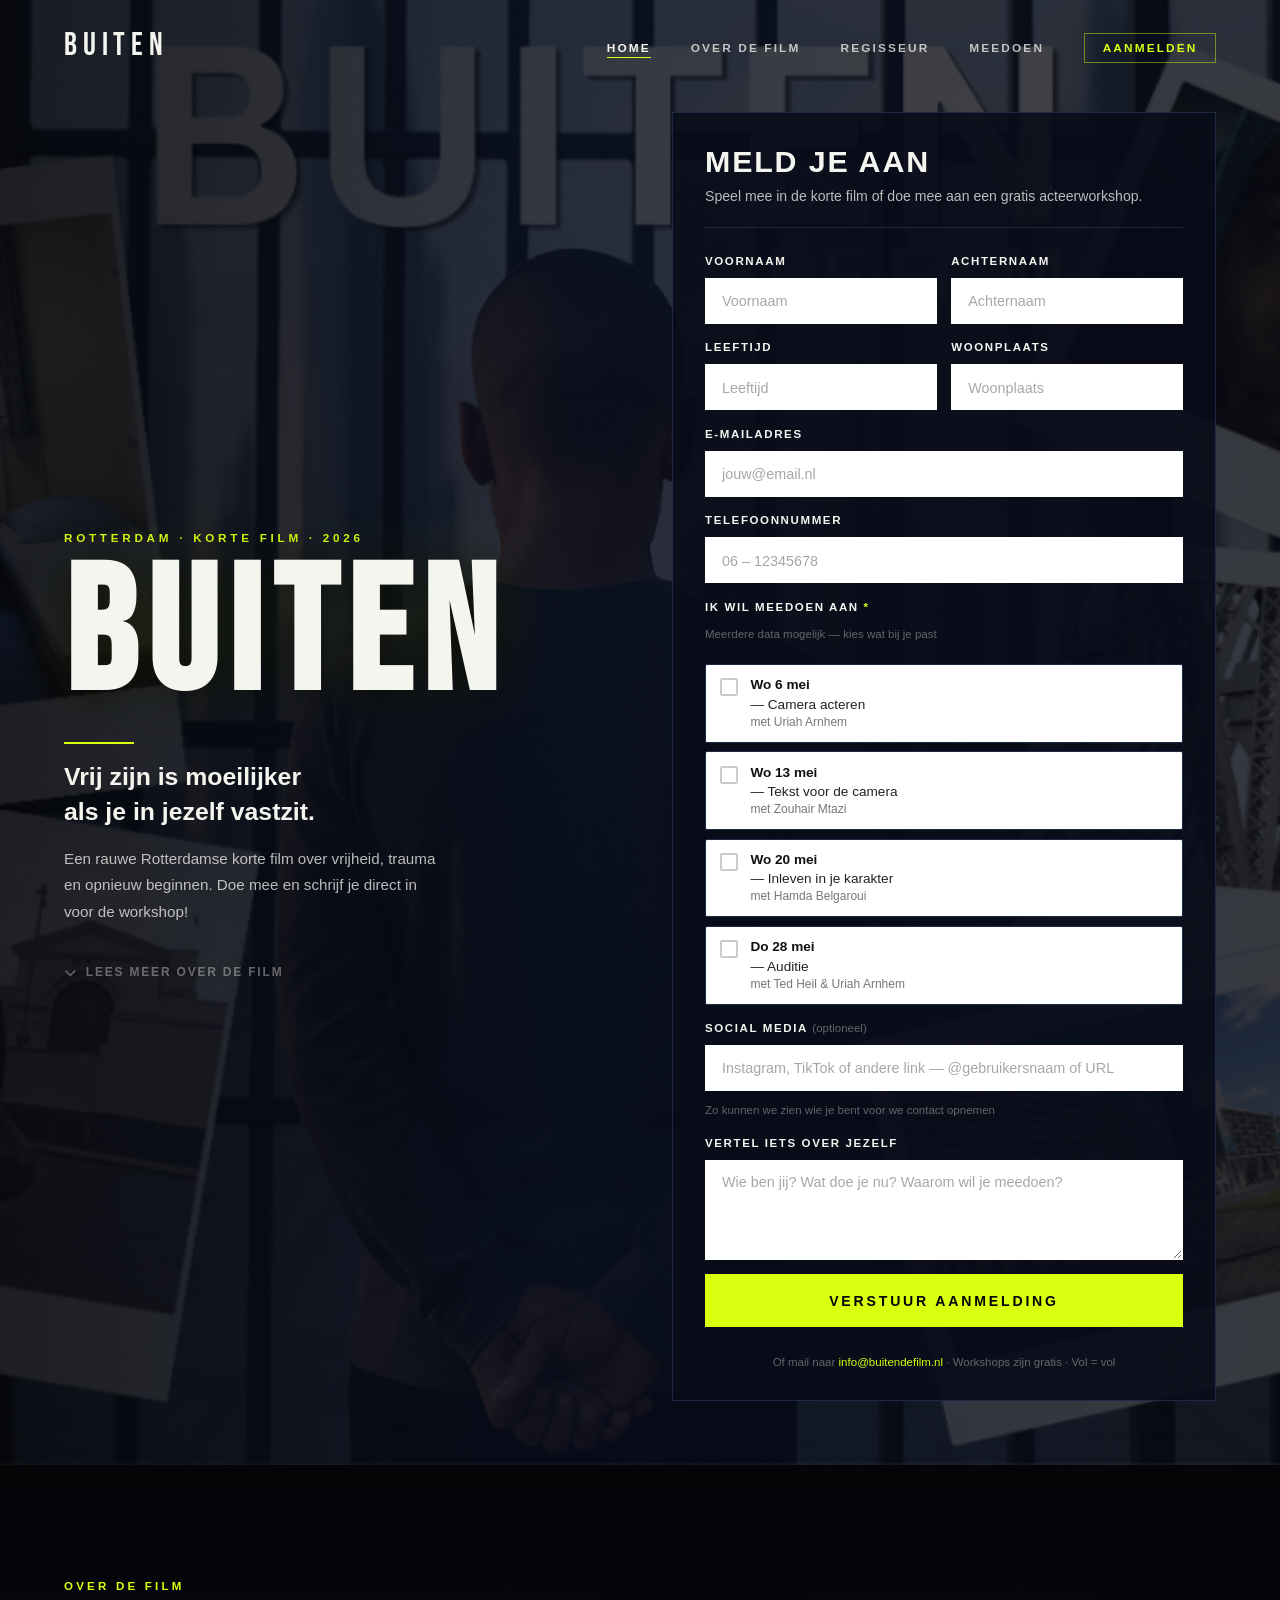
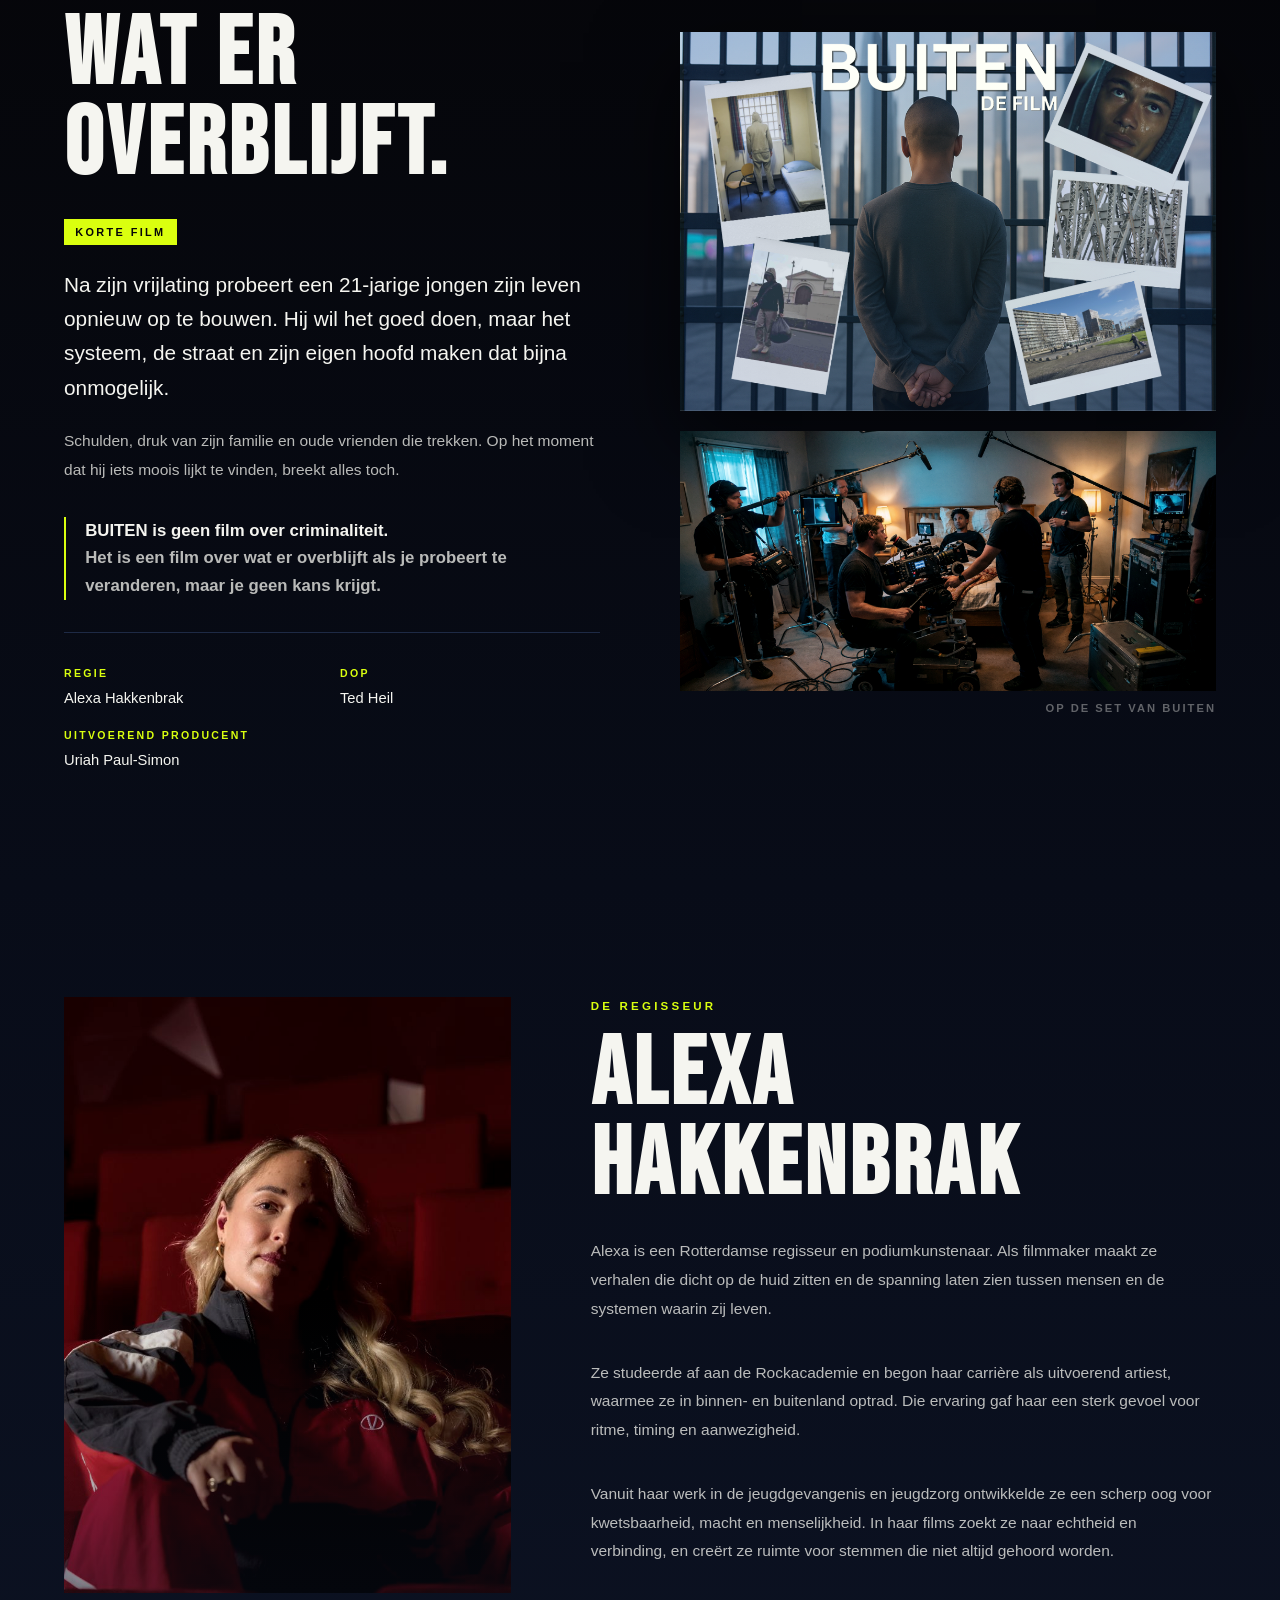
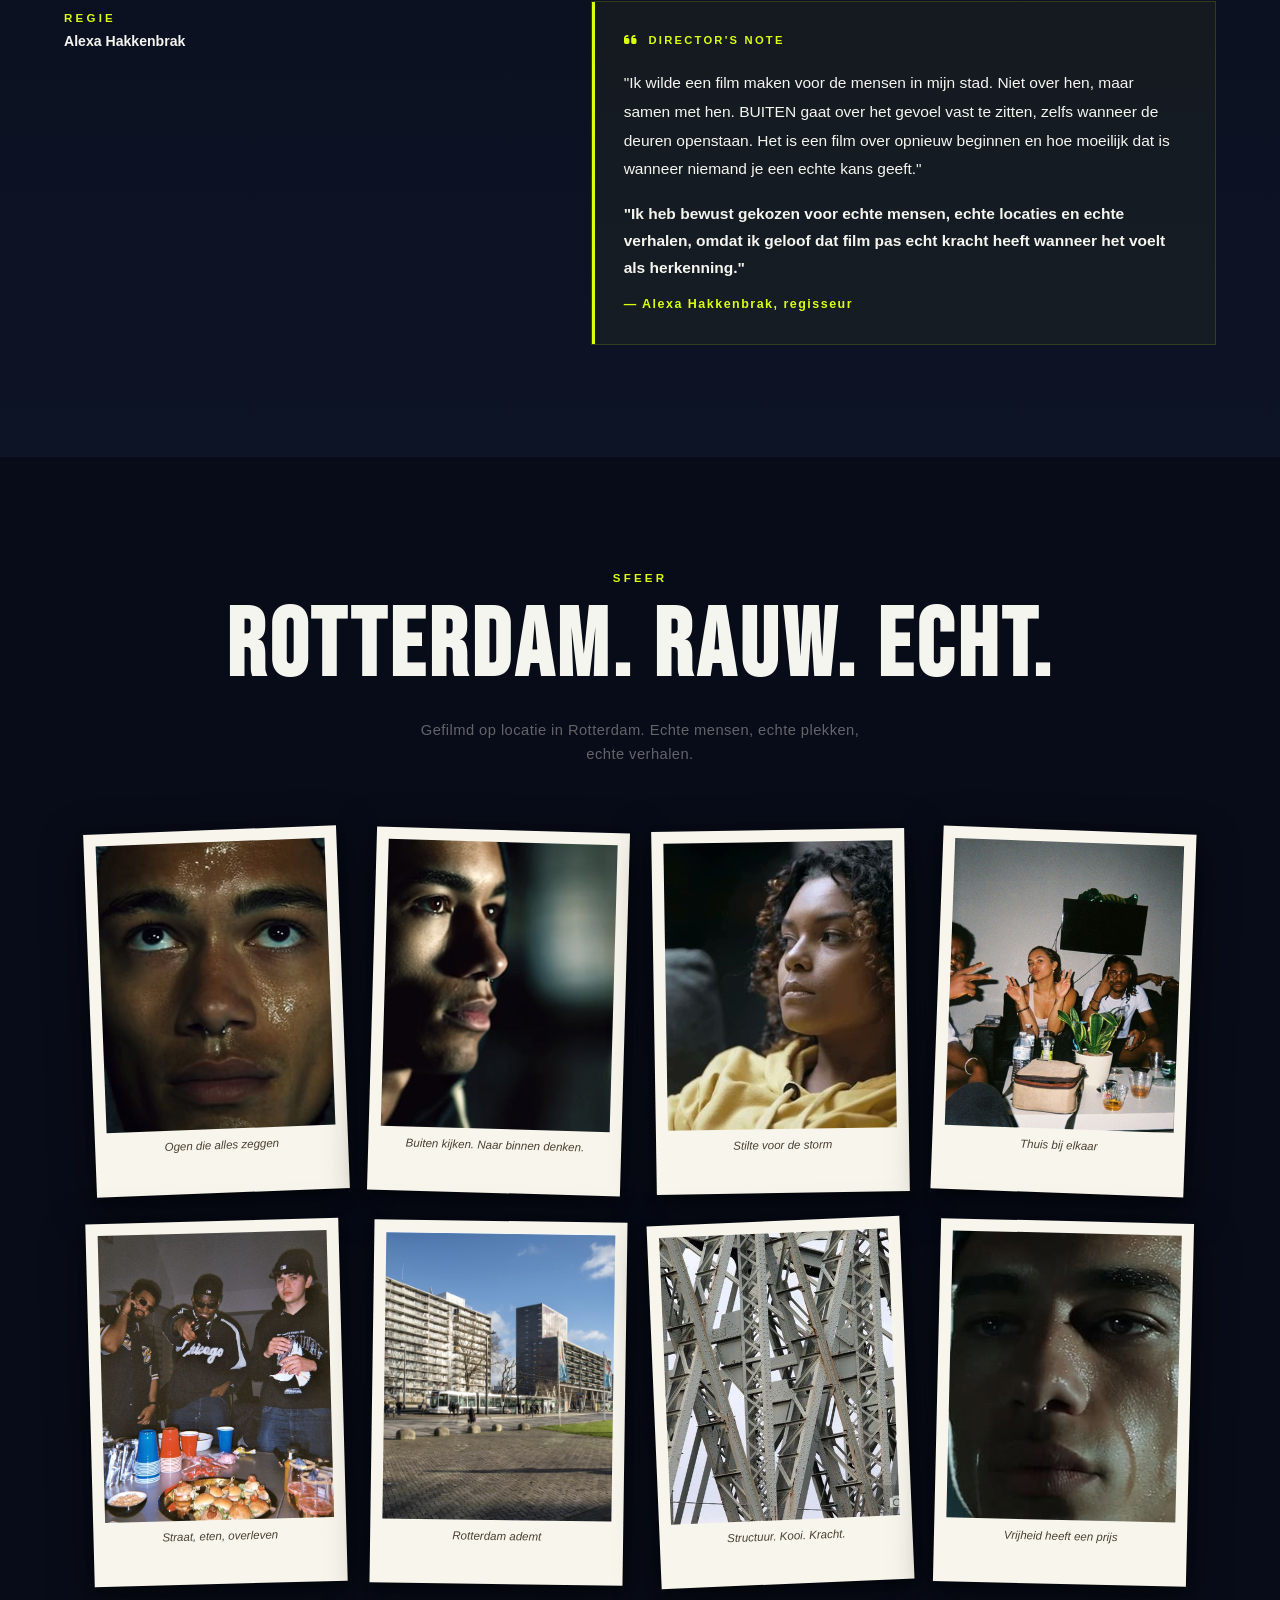
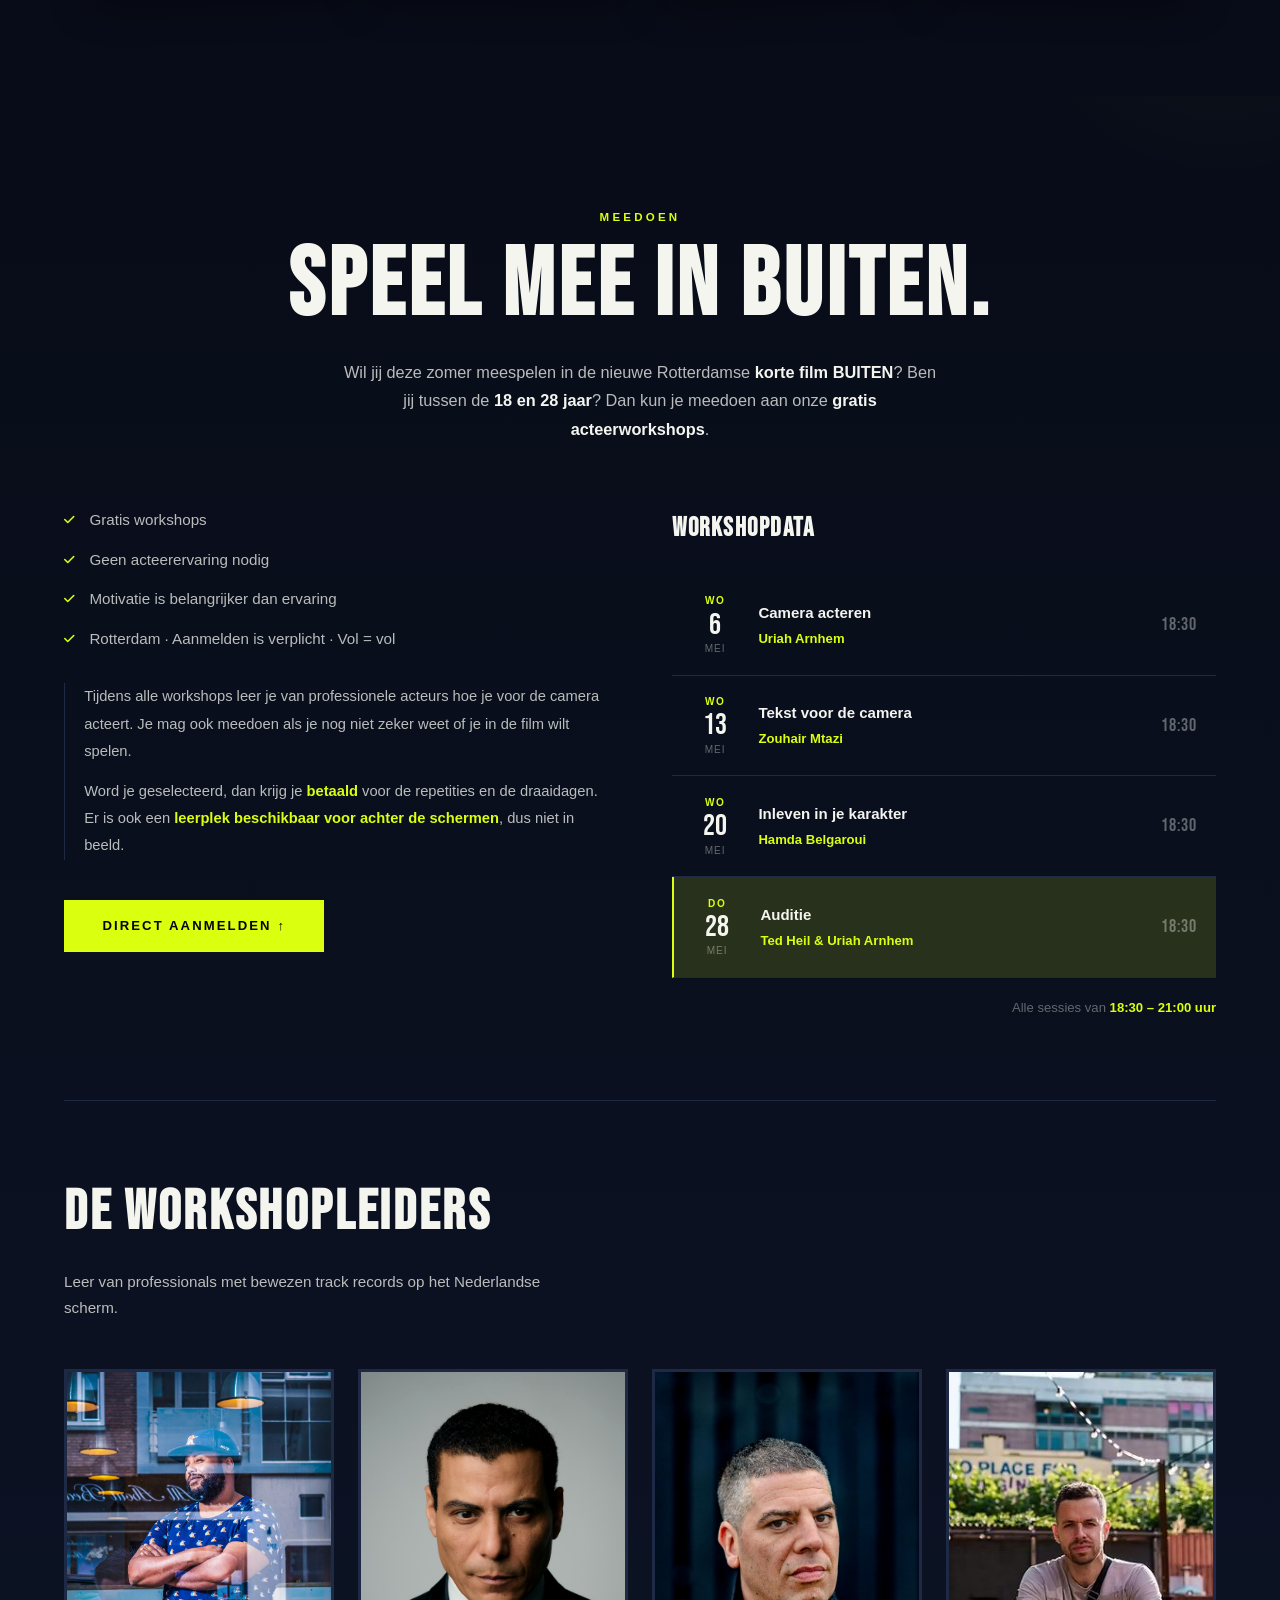
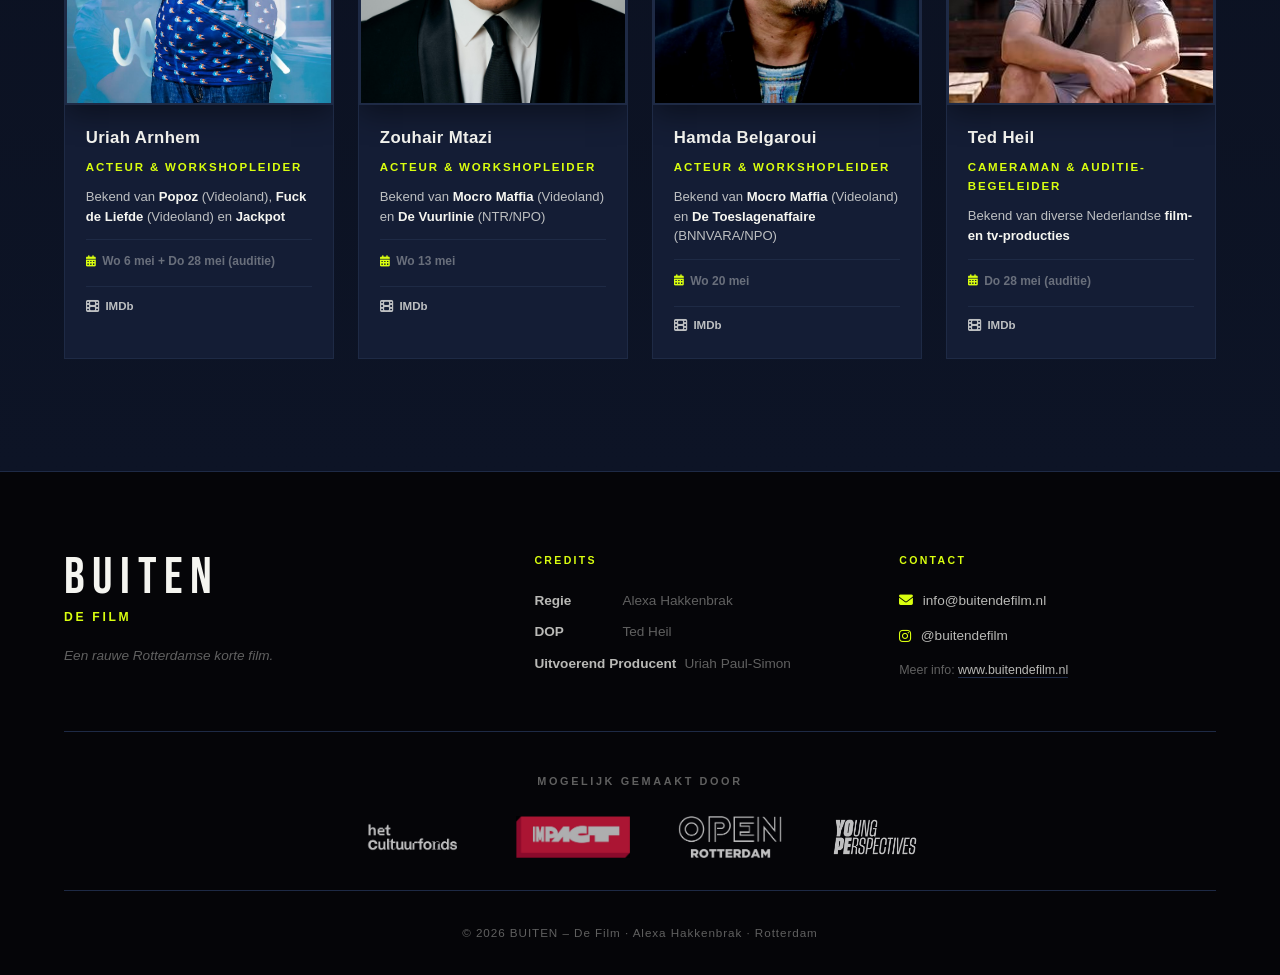
<file: index.html>
<!DOCTYPE html>
<html lang="nl">
<head>
  <meta charset="UTF-8" />
  <meta name="viewport" content="width=device-width, initial-scale=1.0" />
  <meta name="description" content="BUITEN – De nieuwe Rotterdamse korte film van Alexa Hakkenbrak. Een rauwe korte film over vrijheid, trauma en opnieuw beginnen. Meld je aan voor de gratis acteerworkshops." />
  <title>BUITEN – De Film van Alexa Hakkenbrak</title>

  <!-- Fonts -->
  <link rel="preconnect" href="https://fonts.googleapis.com" />
  <link rel="preconnect" href="https://fonts.gstatic.com" crossorigin />
  <link href="https://fonts.googleapis.com/css2?family=Bebas+Neue&display=swap" rel="stylesheet" />

  <!-- Icons -->
  <link rel="stylesheet" href="https://cdn.jsdelivr.net/npm/@fortawesome/fontawesome-free@6.4.0/css/all.min.css" />

  <!-- CSS -->
  <link rel="stylesheet" href="style.css" />
</head>
<body>

  <!-- ═══════════════════════════════════════
       NAVIGATIE
  ═══════════════════════════════════════ -->
  <nav class="nav" id="nav">
    <div class="nav__inner">
      <a href="#home" class="nav__logo">BUITEN</a>
      <button class="nav__toggle" id="navToggle" aria-label="Menu openen">
        <span></span><span></span><span></span>
      </button>
      <ul class="nav__menu" id="navMenu">
        <li><a href="#home" class="nav__link">Home</a></li>
        <li><a href="#film" class="nav__link">Over de film</a></li>
        <li><a href="#regisseur" class="nav__link">Regisseur</a></li>
        <li><a href="#workshops" class="nav__link">Meedoen</a></li>
        <li><a href="#home" class="nav__link nav__link--accent">Aanmelden</a></li>
      </ul>
    </div>
  </nav>

  <!-- ═══════════════════════════════════════
       HERO — met inline formulier
  ═══════════════════════════════════════ -->
  <section class="hero" id="home">
    <div class="hero__bg">
      <img src="poster.jpg" alt="BUITEN filmsposter" class="hero__poster" />
      <div class="hero__overlay"></div>
    </div>

    <div class="hero__inner fade-in">

      <!-- Links: filminfo -->
      <div class="hero__left">
        <p class="hero__label">Rotterdam · Korte film · 2026</p>
        <h1 class="hero__title">BUITEN</h1>
        <div class="hero__title-line"></div>
        <p class="hero__tagline">
          Vrij zijn is moeilijker<br/>als je in jezelf vastzit.
        </p>
        <p class="hero__desc">
          Een rauwe Rotterdamse korte film over vrijheid, trauma en opnieuw beginnen.
          Doe mee en schrijf je direct in voor de workshop!
        </p>
        <div class="hero__scroll-hint">
          <a href="#film" class="hero__scroll-link">
            <i class="fa-solid fa-chevron-down"></i>
            Lees meer over de film
          </a>
        </div>
      </div>

      <!-- Rechts: inline formulier -->
      <div class="hero__right">
        <div class="hero__form-box">
          <h2 class="hero__form-title">Meld je aan</h2>
          <p class="hero__form-sub">Speel mee in de korte film of doe mee aan een gratis acteerworkshop.</p>

          <form class="form form--hero" id="signupForm" novalidate>

            <div class="form__row">
              <div class="form__group">
                <label for="naam" class="form__label">Voornaam</label>
                <input type="text" id="naam" name="naam" class="form__input" placeholder="Voornaam" required />
              </div>
              <div class="form__group">
                <label for="achternaam" class="form__label">Achternaam</label>
                <input type="text" id="achternaam" name="achternaam" class="form__input" placeholder="Achternaam" required />
              </div>
            </div>

            <div class="form__row">
              <div class="form__group">
                <label for="leeftijd" class="form__label">Leeftijd</label>
                <input type="number" id="leeftijd" name="leeftijd" class="form__input" placeholder="Leeftijd" min="16" max="50" required />
              </div>
              <div class="form__group">
                <label for="woonplaats" class="form__label">Woonplaats</label>
                <input type="text" id="woonplaats" name="woonplaats" class="form__input" placeholder="Woonplaats" required />
              </div>
            </div>

            <div class="form__group">
              <label for="email" class="form__label">E-mailadres</label>
              <input type="email" id="email" name="email" class="form__input" placeholder="jouw@email.nl" required />
            </div>

            <div class="form__group">
              <label for="telefoon" class="form__label">Telefoonnummer</label>
              <input type="tel" id="telefoon" name="telefoon" class="form__input" placeholder="06 – 12345678" required />
            </div>

            <div class="form__group" id="datumCheckGroup">
              <label class="form__label">Ik wil meedoen aan <span style="color:var(--clr-accent)">*</span></label>
              <p class="form__check-hint">Meerdere data mogelijk — kies wat bij je past</p>
              <div class="form__checks">
                <label class="form__check">
                  <input type="checkbox" name="datum_6mei" value="Wo 6 mei – Camera acteren (Uriah Arnhem)" class="form__checkbox" />
                  <span class="form__check-box"></span>
                  <span class="form__check-label">
                    <strong>Wo 6 mei</strong> — Camera acteren
                    <em>met Uriah Arnhem</em>
                  </span>
                </label>
                <label class="form__check">
                  <input type="checkbox" name="datum_13mei" value="Wo 13 mei – Tekst voor de camera (Zouhair Mtazi)" class="form__checkbox" />
                  <span class="form__check-box"></span>
                  <span class="form__check-label">
                    <strong>Wo 13 mei</strong> — Tekst voor de camera
                    <em>met Zouhair Mtazi</em>
                  </span>
                </label>
                <label class="form__check">
                  <input type="checkbox" name="datum_20mei" value="Wo 20 mei – Inleven in je karakter (Hamda Belgaroui)" class="form__checkbox" />
                  <span class="form__check-box"></span>
                  <span class="form__check-label">
                    <strong>Wo 20 mei</strong> — Inleven in je karakter
                    <em>met Hamda Belgaroui</em>
                  </span>
                </label>
                <label class="form__check">
                  <input type="checkbox" name="datum_28mei" value="Do 28 mei – Auditie (Ted Heil &amp; Uriah Arnhem)" class="form__checkbox" />
                  <span class="form__check-box"></span>
                  <span class="form__check-label">
                    <strong>Do 28 mei</strong> — Auditie
                    <em>met Ted Heil &amp; Uriah Arnhem</em>
                  </span>
                </label>
              </div>
              <span class="form__error-msg" id="datumError">Kies minimaal één datum</span>
            </div>

            <div class="form__group">
              <label for="socialmedia" class="form__label">Social media <span class="form__label-opt">(optioneel)</span></label>
              <input type="text" id="socialmedia" name="socialmedia" class="form__input" placeholder="Instagram, TikTok of andere link — @gebruikersnaam of URL" />
              <span class="form__label-hint">Zo kunnen we zien wie je bent voor we contact opnemen</span>
            </div>

            <div class="form__group">
              <label for="bio" class="form__label">Vertel iets over jezelf</label>
              <textarea id="bio" name="bio" class="form__textarea" rows="4" placeholder="Wie ben jij? Wat doe je nu? Waarom wil je meedoen?" required></textarea>
              <span class="form__error-msg">Vertel ons iets over jezelf</span>
            </div>

            <button type="submit" class="btn btn--primary btn--full" id="submitBtn">
              <span class="btn__text">Verstuur aanmelding</span>
              <span class="btn__loading" style="display:none"><i class="fa-solid fa-spinner fa-spin"></i> Bezig…</span>
            </button>

            <p class="form__footnote">
              Of mail naar <a href="mailto:info@buitendefilm.nl">info@buitendefilm.nl</a>
              · Workshops zijn gratis · Vol = vol
            </p>

          </form>

          <!-- Succes bericht -->
          <div class="form__success" id="formSuccess" style="display:none">
            <i class="fa-solid fa-circle-check form__success-icon"></i>
            <h3 class="form__success-title">Aanmelding ontvangen!</h3>
            <p class="form__success-text">
              Tof dat je je hebt aangemeld voor BUITEN.<br/>
              We nemen snel contact met je op.
            </p>
          </div>

        </div>
      </div>

    </div>

    <a href="#film" class="hero__scroll-arrow" aria-label="Scroll naar beneden">
      <i class="fa-solid fa-chevron-down"></i>
    </a>
  </section>

  <!-- ═══════════════════════════════════════
       OVER DE FILM
  ═══════════════════════════════════════ -->
  <section class="film" id="film">
    <div class="container">
      <div class="film__grid">

        <div class="film__text reveal">
          <span class="section-label">Over de film</span>
          <h2 class="section-title">Wat er overblijft.</h2>
          <span class="film__format-tag">Korte film</span>
          <p class="film__synopsis">
            Na zijn vrijlating probeert een 21-jarige jongen zijn leven opnieuw op te bouwen.
            Hij wil het goed doen, maar het systeem, de straat en zijn eigen hoofd maken dat bijna onmogelijk.
          </p>
          <p class="film__body">
            Schulden, druk van zijn familie en oude vrienden die trekken. Op het moment dat hij iets moois lijkt te vinden, breekt alles toch.
          </p>
          <p class="film__statement">
            BUITEN is geen film over criminaliteit.<br/>
            <em>Het is een film over wat er overblijft als je probeert te veranderen, maar je geen kans krijgt.</em>
          </p>

          <div class="film__credits">
            <div class="film__credit-item">
              <span class="film__credit-label">Regie</span>
              <span class="film__credit-value">Alexa Hakkenbrak</span>
            </div>
            <div class="film__credit-item">
              <span class="film__credit-label">DOP</span>
              <span class="film__credit-value">Ted Heil</span>
            </div>
            <div class="film__credit-item">
              <span class="film__credit-label">Uitvoerend Producent</span>
              <span class="film__credit-value">Uriah Paul-Simon</span>
            </div>
          </div>
        </div>

        <div class="film__visual reveal reveal--delay">
          <div class="film__poster-wrap">
            <img src="poster.jpg" alt="BUITEN – filmsposter" class="film__poster-img" />
            <div class="film__poster-glow"></div>
          </div>
          <!-- Set foto -->
          <div class="film__set-wrap">
            <img src="set-foto.jpg" alt="Op de set van BUITEN" class="film__set-img" />
            <p class="film__set-caption">Op de set van BUITEN</p>
          </div>
        </div>

      </div>
    </div>
  </section>

  <!-- ═══════════════════════════════════════
       ALEXA HAKKENBRAK – Regisseur
  ═══════════════════════════════════════ -->
  <section class="alexa" id="regisseur">
    <div class="container">
      <div class="alexa__grid">

        <div class="alexa__photo-col reveal">
          <div class="alexa__photo-wrap">
            <img src="alexa-hakkenbrak.jpg" alt="Alexa Hakkenbrak – regisseur" class="alexa__photo" />
            <div class="alexa__photo-overlay"></div>
          </div>
          <div class="alexa__photo-credit">
            <span class="section-label" style="margin:0;">Regie</span>
            <p class="alexa__photo-name">Alexa Hakkenbrak</p>
          </div>
        </div>

        <div class="alexa__text reveal reveal--delay">
          <span class="section-label">De regisseur</span>
          <h2 class="section-title">Alexa<br/>Hakkenbrak</h2>

          <p class="alexa__bio">
            Alexa is een Rotterdamse regisseur en podiumkunstenaar. Als filmmaker maakt ze verhalen die dicht op de huid zitten en de spanning laten zien tussen mensen en de systemen waarin zij leven.
          </p>
          <p class="alexa__bio">
            Ze studeerde af aan de Rockacademie en begon haar carrière als uitvoerend artiest, waarmee ze in binnen- en buitenland optrad. Die ervaring gaf haar een sterk gevoel voor ritme, timing en aanwezigheid.
          </p>
          <p class="alexa__bio">
            Vanuit haar werk in de jeugdgevangenis en jeugdzorg ontwikkelde ze een scherp oog voor kwetsbaarheid, macht en menselijkheid. In haar films zoekt ze naar echtheid en verbinding, en creërt ze ruimte voor stemmen die niet altijd gehoord worden.
          </p>

          <div class="alexa__note">
            <div class="alexa__note-header">
              <i class="fa-solid fa-quote-left"></i>
              <span>Director's Note</span>
            </div>
            <blockquote class="alexa__quote">
              "Ik wilde een film maken voor de mensen in mijn stad. Niet over hen, maar samen met hen. BUITEN gaat over het gevoel vast te zitten, zelfs wanneer de deuren openstaan. Het is een film over opnieuw beginnen en hoe moeilijk dat is wanneer niemand je een echte kans geeft."
            </blockquote>
            <p class="alexa__quote-cont">
              "Ik heb bewust gekozen voor echte mensen, echte locaties en echte verhalen, omdat ik geloof dat film pas echt kracht heeft wanneer het voelt als herkenning."
            </p>
            <p class="alexa__quote-attr">— Alexa Hakkenbrak, regisseur</p>
          </div>
        </div>

      </div>
    </div>
  </section>

  <!-- ═══════════════════════════════════════
       VISUELE SFEER / STILLS (echte foto's)
  ═══════════════════════════════════════ -->
  <section class="stills" id="stills">
    <div class="container">
      <div class="stills__header reveal">
        <span class="section-label">Sfeer</span>
        <h2 class="section-title">Rotterdam. Rauw. Echt.</h2>
        <p class="stills__subtext">Gefilmd op locatie in Rotterdam. Echte mensen, echte plekken, echte verhalen.</p>
      </div>

      <div class="stills__grid">

        <div class="polaroid polaroid--1 reveal">
          <div class="polaroid__frame">
            <img src="still4.jpg" alt="Close-up van een jonge man in hoodie" class="polaroid__photo" />
            <p class="polaroid__caption">Ogen die alles zeggen</p>
          </div>
        </div>

        <div class="polaroid polaroid--2 reveal reveal--delay">
          <div class="polaroid__frame">
            <img src="still5.jpg" alt="Jonge man - zijprofiel" class="polaroid__photo" />
            <p class="polaroid__caption">Buiten kijken. Naar binnen denken.</p>
          </div>
        </div>

        <div class="polaroid polaroid--3 reveal reveal--delay2">
          <div class="polaroid__frame">
            <img src="still3.jpg" alt="Jonge vrouw in gedachten" class="polaroid__photo" />
            <p class="polaroid__caption">Stilte voor de storm</p>
          </div>
        </div>

        <div class="polaroid polaroid--4 reveal reveal--delay">
          <div class="polaroid__frame">
            <img src="still1.jpg" alt="Vrienden bij elkaar" class="polaroid__photo" />
            <p class="polaroid__caption">Thuis bij elkaar</p>
          </div>
        </div>

        <div class="polaroid polaroid--5 reveal reveal--delay2">
          <div class="polaroid__frame">
            <img src="still2.jpg" alt="Jongens aan tafel" class="polaroid__photo" />
            <p class="polaroid__caption">Straat, eten, overleven</p>
          </div>
        </div>

        <div class="polaroid polaroid--6 reveal">
          <div class="polaroid__frame">
            <img src="still7.jpg" alt="Rotterdam wijk" class="polaroid__photo" />
            <p class="polaroid__caption">Rotterdam ademt</p>
          </div>
        </div>

        <div class="polaroid polaroid--7 reveal reveal--delay">
          <div class="polaroid__frame">
            <img src="still6.jpg" alt="Stalen constructie" class="polaroid__photo" />
            <p class="polaroid__caption">Structuur. Kooi. Kracht.</p>
          </div>
        </div>

        <div class="polaroid polaroid--8 reveal reveal--delay2">
          <div class="polaroid__frame">
            <img src="still9.jpg" alt="Jongeman portret" class="polaroid__photo" />
            <p class="polaroid__caption">Vrijheid heeft een prijs</p>
          </div>
        </div>

      </div>
    </div>
  </section>

  <!-- ═══════════════════════════════════════
       WORKSHOPS / CASTING
  ═══════════════════════════════════════ -->
  <section class="workshops" id="workshops">
    <div class="workshops__bg-accent"></div>
    <div class="container">

      <div class="workshops__header reveal">
        <span class="section-label">Meedoen</span>
        <h2 class="section-title">Speel mee in BUITEN.</h2>
        <p class="workshops__intro">
          Wil jij deze zomer meespelen in de nieuwe Rotterdamse <strong>korte film</strong> <strong>BUITEN</strong>?
          Ben jij tussen de <strong>18 en 28 jaar</strong>? Dan kun je meedoen aan onze <strong>gratis acteerworkshops</strong>.
        </p>
      </div>

      <div class="workshops__content">

        <div class="workshops__info reveal">
          <div class="workshops__bullets">
            <div class="workshops__bullet">
              <i class="fa-solid fa-check"></i>
              <span>Gratis workshops</span>
            </div>
            <div class="workshops__bullet">
              <i class="fa-solid fa-check"></i>
              <span>Geen acteerervaring nodig</span>
            </div>
            <div class="workshops__bullet">
              <i class="fa-solid fa-check"></i>
              <span>Motivatie is belangrijker dan ervaring</span>
            </div>
            <div class="workshops__bullet">
              <i class="fa-solid fa-check"></i>
              <span>Rotterdam · Aanmelden is verplicht · Vol = vol</span>
            </div>
          </div>

          <div class="workshops__note">
            <p>
              Tijdens alle workshops leer je van professionele acteurs hoe je voor de camera acteert.
              Je mag ook meedoen als je nog niet zeker weet of je in de film wilt spelen.
            </p>
            <p style="margin-top:0.8rem;">
              Word je geselecteerd, dan krijg je <strong>betaald</strong> voor de repetities en de draaidagen.
              Er is ook een <strong>leerplek beschikbaar voor achter de schermen</strong>, dus niet in beeld.
            </p>
          </div>

          <a href="#home" class="btn btn--primary workshops__cta">Direct aanmelden ↑</a>
        </div>

        <div class="workshops__schedule reveal reveal--delay">
          <h3 class="workshops__schedule-title">Workshopdata</h3>

          <div class="schedule">
            <div class="schedule__item">
              <div class="schedule__date">
                <span class="schedule__day">Wo</span>
                <span class="schedule__num">6</span>
                <span class="schedule__month">Mei</span>
              </div>
              <div class="schedule__info">
                <p class="schedule__workshop">Camera acteren</p>
                <p class="schedule__teacher">Uriah Arnhem</p>
              </div>
              <span class="schedule__time">18:30</span>
            </div>

            <div class="schedule__item">
              <div class="schedule__date">
                <span class="schedule__day">Wo</span>
                <span class="schedule__num">13</span>
                <span class="schedule__month">Mei</span>
              </div>
              <div class="schedule__info">
                <p class="schedule__workshop">Tekst voor de camera</p>
                <p class="schedule__teacher">Zouhair Mtazi</p>
              </div>
              <span class="schedule__time">18:30</span>
            </div>

            <div class="schedule__item">
              <div class="schedule__date">
                <span class="schedule__day">Wo</span>
                <span class="schedule__num">20</span>
                <span class="schedule__month">Mei</span>
              </div>
              <div class="schedule__info">
                <p class="schedule__workshop">Inleven in je karakter</p>
                <p class="schedule__teacher">Hamda Belgaroui</p>
              </div>
              <span class="schedule__time">18:30</span>
            </div>

            <div class="schedule__item schedule__item--accent">
              <div class="schedule__date">
                <span class="schedule__day">Do</span>
                <span class="schedule__num">28</span>
                <span class="schedule__month">Mei</span>
              </div>
              <div class="schedule__info">
                <p class="schedule__workshop">Auditie</p>
                <p class="schedule__teacher">Ted Heil &amp; Uriah Arnhem</p>
              </div>
              <span class="schedule__time">18:30</span>
            </div>
          </div>

          <p class="schedule__footer">Alle sessies van <strong>18:30 – 21:00 uur</strong></p>
        </div>

      </div>

      <!-- ─── Docenten kaarten ──────────────────── -->
      <div class="docenten reveal">
        <h3 class="docenten__title">De workshopleiders</h3>
        <p class="docenten__sub">Leer van professionals met bewezen track records op het Nederlandse scherm.</p>

        <div class="docenten__grid">

          <div class="docent reveal">
            <div class="docent__photo-wrap">
              <img src="uriah-arnhem.jpg" alt="Uriah Arnhem – acteur" class="docent__photo" />
            </div>
            <div class="docent__info">
              <h4 class="docent__name">Uriah Arnhem</h4>
              <p class="docent__role">Acteur &amp; workshopleider</p>
              <p class="docent__known">Bekend van <span>Popoz</span> (Videoland), <span>Fuck de Liefde</span> (Videoland) en <span>Jackpot</span></p>
              <p class="docent__date"><i class="fa-solid fa-calendar-days"></i> Wo 6 mei + Do 28 mei (auditie)</p>
              <div class="docent__socials">
                <a href="https://www.imdb.com/name/nm4005380/" target="_blank" rel="noopener" class="docent__social" aria-label="IMDb Uriah Arnhem"><i class="fa-solid fa-film"></i> IMDb</a>
              </div>
            </div>
          </div>

          <div class="docent reveal reveal--delay">
            <div class="docent__photo-wrap">
              <img src="zouhair-mtazi.jpg" alt="Zouhair Mtazi – acteur" class="docent__photo" />
            </div>
            <div class="docent__info">
              <h4 class="docent__name">Zouhair Mtazi</h4>
              <p class="docent__role">Acteur &amp; workshopleider</p>
              <p class="docent__known">Bekend van <span>Mocro Maffia</span> (Videoland) en <span>De Vuurlinie</span> (NTR/NPO)</p>
              <p class="docent__date"><i class="fa-solid fa-calendar-days"></i> Wo 13 mei</p>
              <div class="docent__socials">
                <a href="https://www.imdb.com/name/nm5783226/" target="_blank" rel="noopener" class="docent__social" aria-label="IMDb Zouhair Mtazi"><i class="fa-solid fa-film"></i> IMDb</a>
              </div>
            </div>
          </div>

          <div class="docent reveal reveal--delay2">
            <div class="docent__photo-wrap">
              <img src="hamda-belgaroui.jpg" alt="Hamda Belgaroui – acteur" class="docent__photo" />
            </div>
            <div class="docent__info">
              <h4 class="docent__name">Hamda Belgaroui</h4>
              <p class="docent__role">Acteur &amp; workshopleider</p>
              <p class="docent__known">Bekend van <span>Mocro Maffia</span> (Videoland) en <span>De Toeslagenaffaire</span> (BNNVARA/NPO)</p>
              <p class="docent__date"><i class="fa-solid fa-calendar-days"></i> Wo 20 mei</p>
              <div class="docent__socials">
                <a href="https://www.imdb.com/name/nm5294580/" target="_blank" rel="noopener" class="docent__social" aria-label="IMDb Hamda Belgaroui"><i class="fa-solid fa-film"></i> IMDb</a>
              </div>
            </div>
          </div>

          <div class="docent reveal">
            <div class="docent__photo-wrap">
              <img src="ted-heil.jpg" alt="Ted Heil – cameraman" class="docent__photo" />
            </div>
            <div class="docent__info">
              <h4 class="docent__name">Ted Heil</h4>
              <p class="docent__role">Cameraman &amp; auditie-begeleider</p>
              <p class="docent__known">Bekend van diverse Nederlandse <span>film- en tv-producties</span></p>
              <p class="docent__date"><i class="fa-solid fa-calendar-days"></i> Do 28 mei (auditie)</p>
              <div class="docent__socials">
                <a href="https://www.imdb.com/name/nm3458732/" target="_blank" rel="noopener" class="docent__social" aria-label="IMDb Ted Heil"><i class="fa-solid fa-film"></i> IMDb</a>
              </div>
            </div>
          </div>

        </div>
      </div>

    </div>
  </section>

  <!-- ═══════════════════════════════════════
       FOOTER
  ═══════════════════════════════════════ -->
  <footer class="footer" id="contact">
    <div class="container">
      <div class="footer__grid">

        <div class="footer__brand">
          <p class="footer__title">BUITEN</p>
          <p class="footer__subtitle">De Film</p>
          <p class="footer__tagline">Een rauwe Rotterdamse korte film.</p>
        </div>

        <div class="footer__credits">
          <h4 class="footer__col-title">Credits</h4>
          <ul class="footer__list">
            <li><span>Regie</span> Alexa Hakkenbrak</li>
            <li><span>DOP</span> Ted Heil</li>
            <li><span>Uitvoerend Producent</span> Uriah Paul-Simon</li>
          </ul>
        </div>

        <div class="footer__contact">
          <h4 class="footer__col-title">Contact</h4>
          <a href="mailto:info@buitendefilm.nl" class="footer__email">
            <i class="fa-solid fa-envelope"></i>
            info@buitendefilm.nl
          </a>
          <a href="https://instagram.com/buitendefilm" class="footer__social" target="_blank" rel="noopener">
            <i class="fa-brands fa-instagram"></i>
            @buitendefilm
          </a>
          <p class="footer__more">Meer info: <a href="https://www.buitendefilm.nl">www.buitendefilm.nl</a></p>
        </div>

      </div>

      <!-- Sponsoren -->
      <div class="footer__sponsors">
        <p class="footer__sponsors-label">Mogelijk gemaakt door</p>
        <div class="footer__sponsors-grid">
          <a href="https://www.cultuurfonds.nl/" target="_blank" rel="noopener" class="footer__sponsor-link">
            <img src="logo-cultuurfonds.png" alt="Het Cultuurfonds" class="footer__sponsor-logo" />
          </a>
          <a href="https://www.maakimpact.co/" target="_blank" rel="noopener" class="footer__sponsor-link footer__sponsor-link--impact">
            <img src="logo-impact.png" alt="Impact" class="footer__sponsor-logo footer__sponsor-logo--impact" />
          </a>
          <a href="https://openrotterdam.nl/" target="_blank" rel="noopener" class="footer__sponsor-link">
            <img src="logo-3.png" alt="Open Rotterdam" class="footer__sponsor-logo" />
          </a>
          <a href="https://youngperspectives.org/" target="_blank" rel="noopener" class="footer__sponsor-link">
            <img src="logo-youngperspectives.png" alt="Young Perspectives" class="footer__sponsor-logo" />
          </a>
        </div>
      </div>

      <div class="footer__bottom">
        <p>© 2026 BUITEN – De Film · Alexa Hakkenbrak · Rotterdam</p>
      </div>
    </div>
  </footer>

  <script src="main.js"></script>
</body>
</html>
</file>
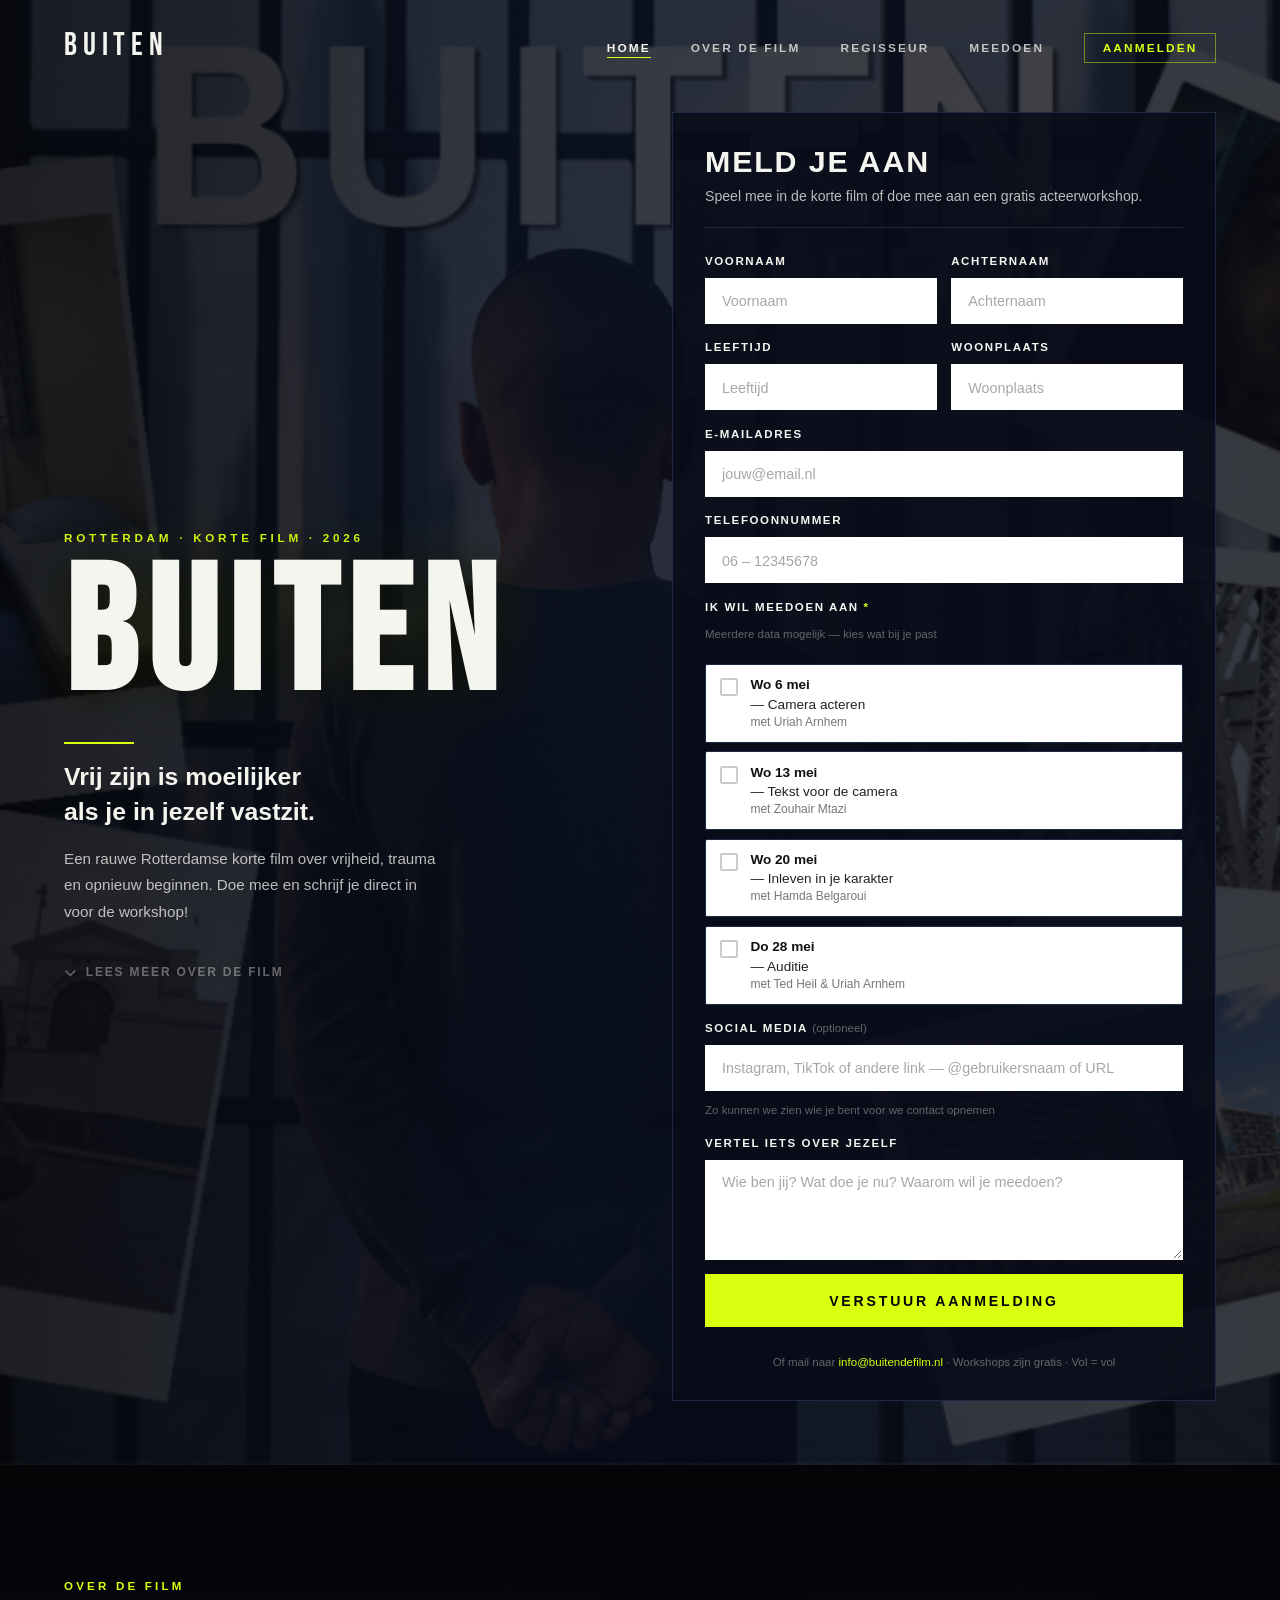
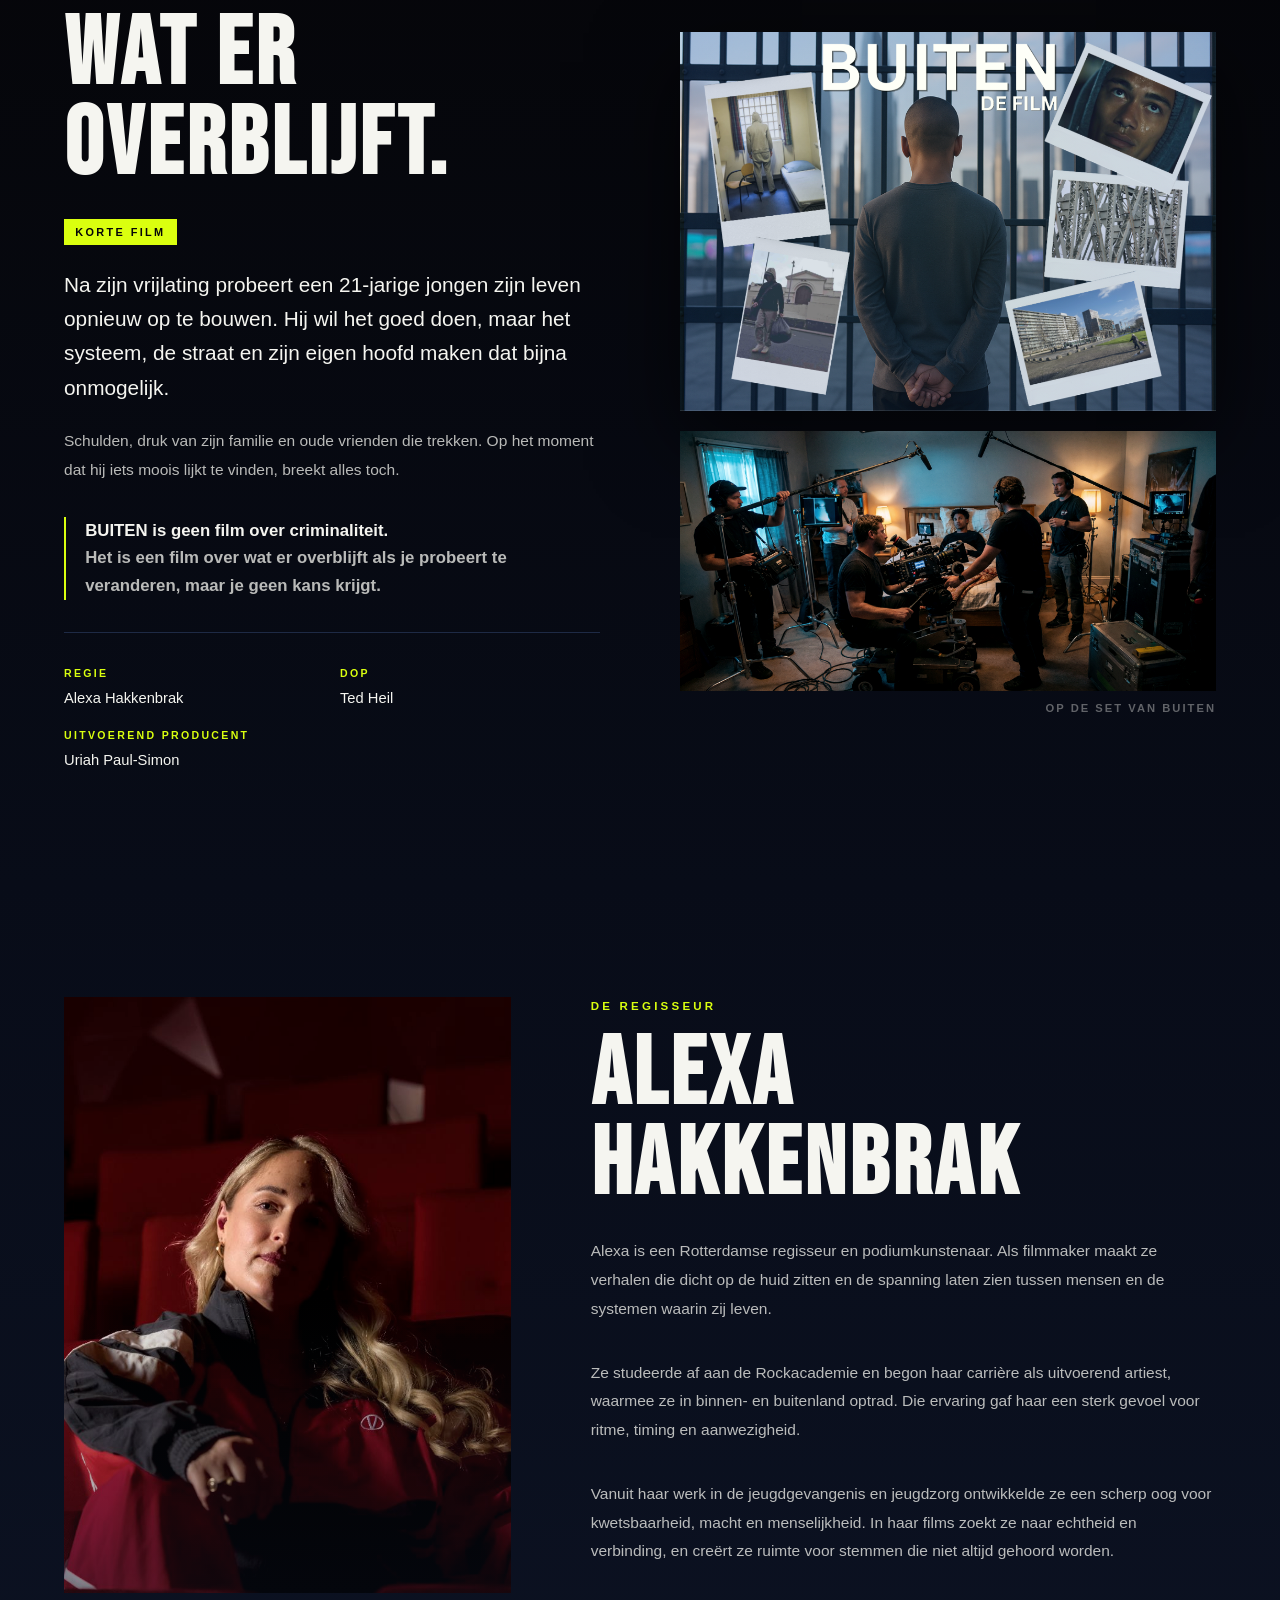
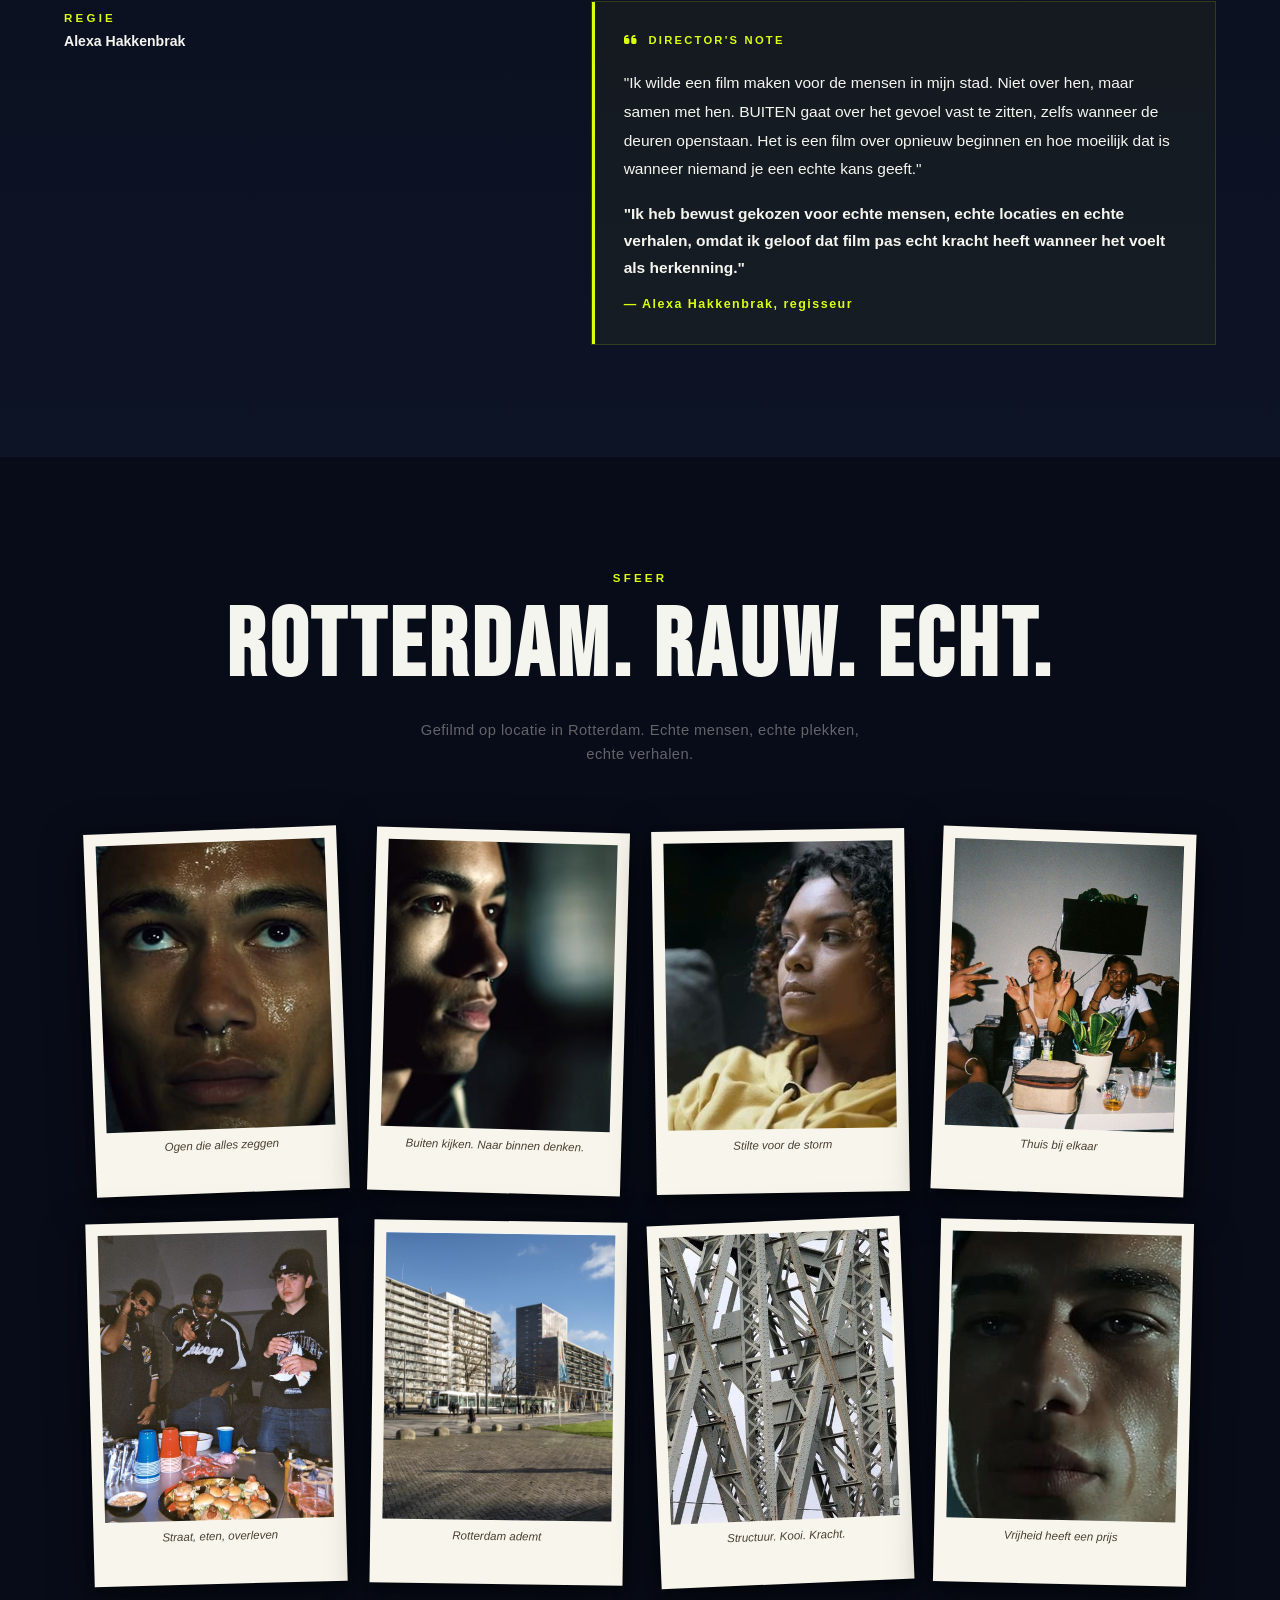
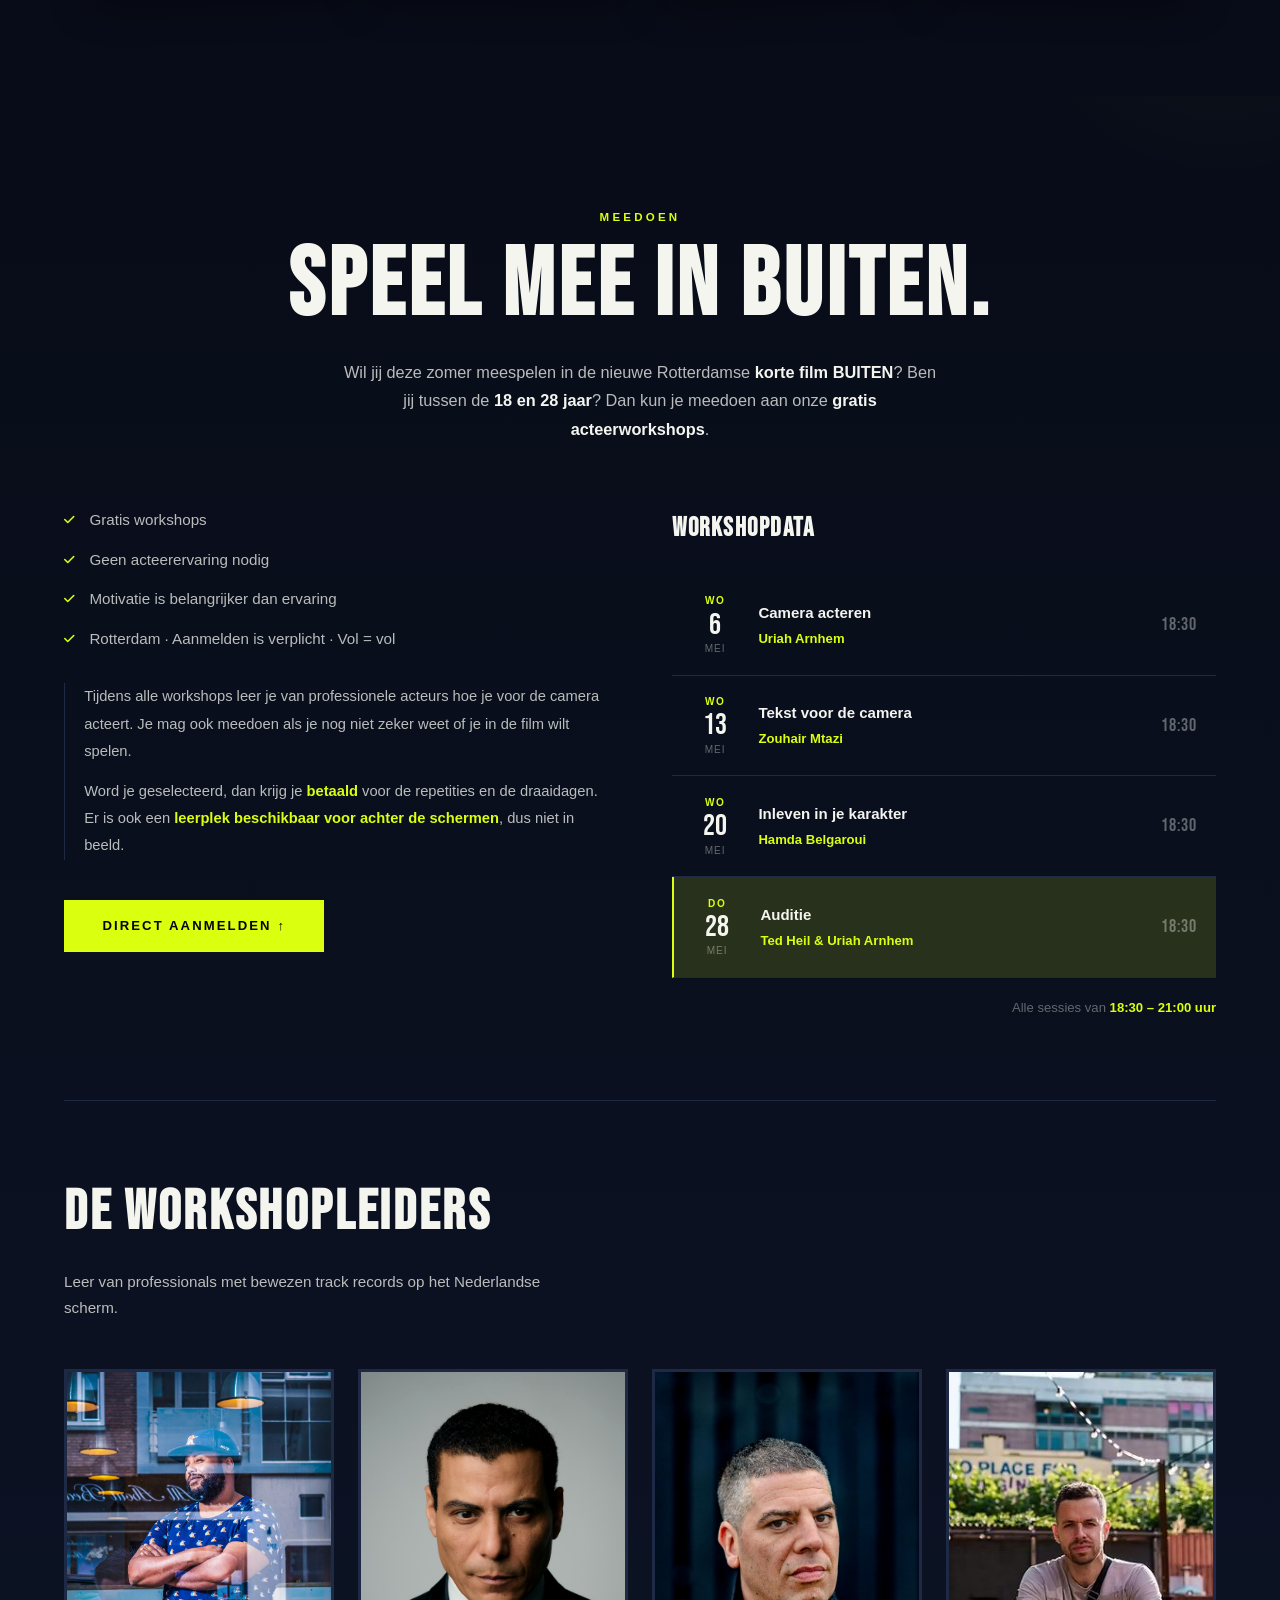
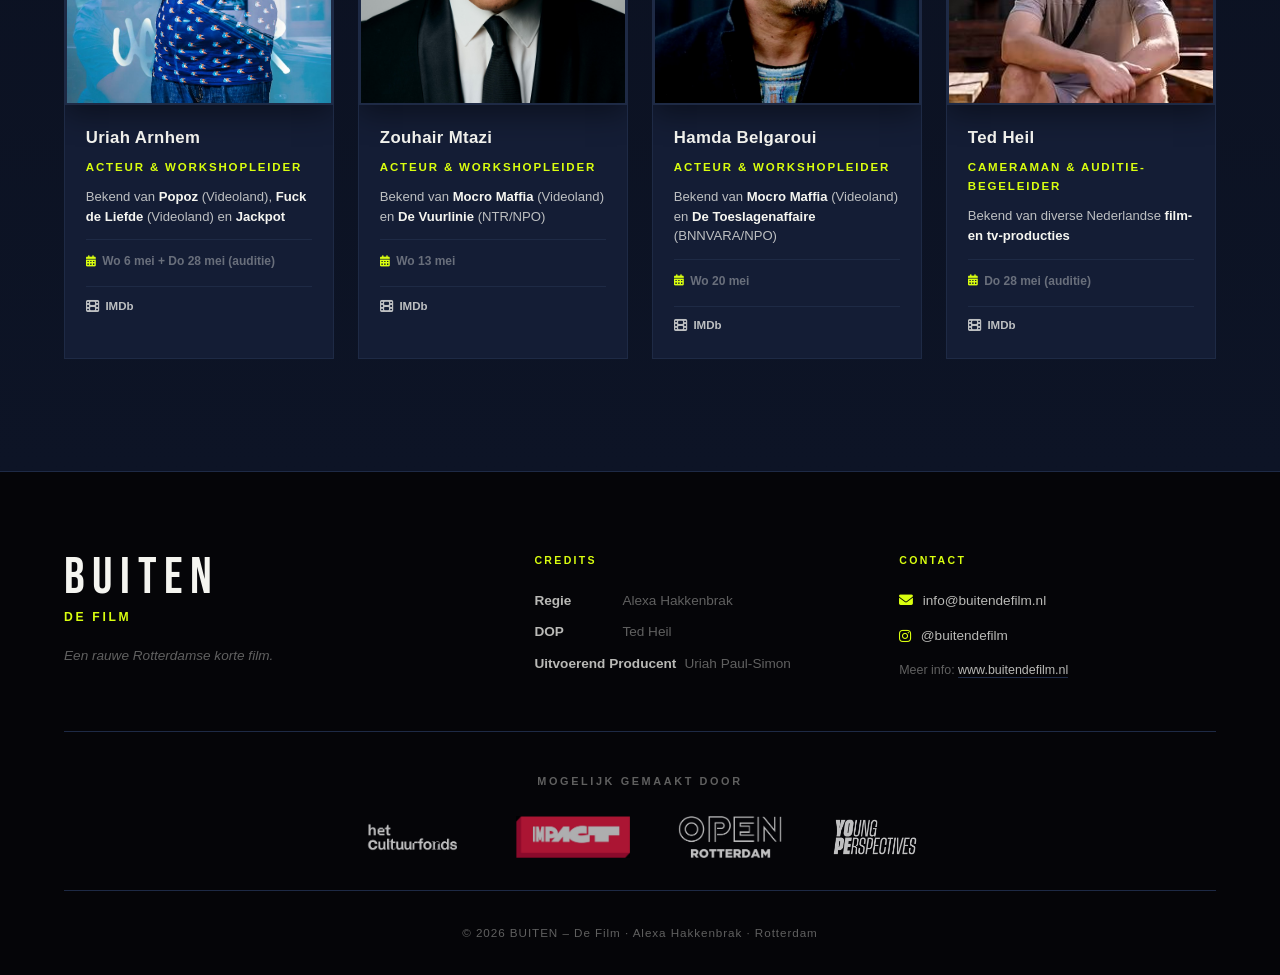
<file: site/index.html>
<!DOCTYPE html>
<html lang="nl">
<head>
  <meta charset="UTF-8" />
  <meta name="viewport" content="width=device-width, initial-scale=1.0" />
  <meta name="description" content="BUITEN – De nieuwe Rotterdamse korte film van Alexa Hakkenbrak. Een rauwe korte film over vrijheid, trauma en opnieuw beginnen. Meld je aan voor de gratis acteerworkshops." />
  <title>BUITEN – De Film van Alexa Hakkenbrak</title>

  <!-- Fonts -->
  <link rel="preconnect" href="https://fonts.googleapis.com" />
  <link rel="preconnect" href="https://fonts.gstatic.com" crossorigin />
  <link href="https://fonts.googleapis.com/css2?family=Bebas+Neue&display=swap" rel="stylesheet" />

  <!-- Icons -->
  <link rel="stylesheet" href="https://cdn.jsdelivr.net/npm/@fortawesome/fontawesome-free@6.4.0/css/all.min.css" />

  <!-- CSS -->
  <link rel="stylesheet" href="css/style.css" />
</head>
<body>

  <!-- ═══════════════════════════════════════
       NAVIGATIE
  ═══════════════════════════════════════ -->
  <nav class="nav" id="nav">
    <div class="nav__inner">
      <a href="#home" class="nav__logo">BUITEN</a>
      <button class="nav__toggle" id="navToggle" aria-label="Menu openen">
        <span></span><span></span><span></span>
      </button>
      <ul class="nav__menu" id="navMenu">
        <li><a href="#home" class="nav__link">Home</a></li>
        <li><a href="#film" class="nav__link">Over de film</a></li>
        <li><a href="#regisseur" class="nav__link">Regisseur</a></li>
        <li><a href="#workshops" class="nav__link">Meedoen</a></li>
        <li><a href="#home" class="nav__link nav__link--accent">Aanmelden</a></li>
      </ul>
    </div>
  </nav>

  <!-- ═══════════════════════════════════════
       HERO — met inline formulier
  ═══════════════════════════════════════ -->
  <section class="hero" id="home">
    <div class="hero__bg">
      <img src="images/poster.jpg" alt="BUITEN filmsposter" class="hero__poster" />
      <div class="hero__overlay"></div>
    </div>

    <div class="hero__inner fade-in">

      <!-- Links: filminfo -->
      <div class="hero__left">
        <p class="hero__label">Rotterdam · Korte film · 2026</p>
        <h1 class="hero__title">BUITEN</h1>
        <div class="hero__title-line"></div>
        <p class="hero__tagline">
          Vrij zijn is moeilijker<br/>als je in jezelf vastzit.
        </p>
        <p class="hero__desc">
          Een rauwe Rotterdamse korte film over vrijheid, trauma en opnieuw beginnen.
          Doe mee en schrijf je direct in voor de workshop!
        </p>
        <div class="hero__scroll-hint">
          <a href="#film" class="hero__scroll-link">
            <i class="fa-solid fa-chevron-down"></i>
            Lees meer over de film
          </a>
        </div>
      </div>

      <!-- Rechts: inline formulier -->
      <div class="hero__right">
        <div class="hero__form-box">
          <h2 class="hero__form-title">Meld je aan</h2>
          <p class="hero__form-sub">Speel mee in de korte film of doe mee aan een gratis acteerworkshop.</p>

          <form class="form form--hero" id="signupForm" novalidate>

            <div class="form__row">
              <div class="form__group">
                <label for="naam" class="form__label">Voornaam</label>
                <input type="text" id="naam" name="naam" class="form__input" placeholder="Voornaam" required />
              </div>
              <div class="form__group">
                <label for="achternaam" class="form__label">Achternaam</label>
                <input type="text" id="achternaam" name="achternaam" class="form__input" placeholder="Achternaam" required />
              </div>
            </div>

            <div class="form__row">
              <div class="form__group">
                <label for="leeftijd" class="form__label">Leeftijd</label>
                <input type="number" id="leeftijd" name="leeftijd" class="form__input" placeholder="Leeftijd" min="16" max="50" required />
              </div>
              <div class="form__group">
                <label for="woonplaats" class="form__label">Woonplaats</label>
                <input type="text" id="woonplaats" name="woonplaats" class="form__input" placeholder="Woonplaats" required />
              </div>
            </div>

            <div class="form__group">
              <label for="email" class="form__label">E-mailadres</label>
              <input type="email" id="email" name="email" class="form__input" placeholder="jouw@email.nl" required />
            </div>

            <div class="form__group">
              <label for="telefoon" class="form__label">Telefoonnummer</label>
              <input type="tel" id="telefoon" name="telefoon" class="form__input" placeholder="06 – 12345678" required />
            </div>

            <div class="form__group" id="datumCheckGroup">
              <label class="form__label">Ik wil meedoen aan <span style="color:var(--clr-accent)">*</span></label>
              <p class="form__check-hint">Meerdere data mogelijk — kies wat bij je past</p>
              <div class="form__checks">
                <label class="form__check">
                  <input type="checkbox" name="datum_6mei" value="Wo 6 mei – Camera acteren (Uriah Arnhem)" class="form__checkbox" />
                  <span class="form__check-box"></span>
                  <span class="form__check-label">
                    <strong>Wo 6 mei</strong> — Camera acteren
                    <em>met Uriah Arnhem</em>
                  </span>
                </label>
                <label class="form__check">
                  <input type="checkbox" name="datum_13mei" value="Wo 13 mei – Tekst voor de camera (Zouhair Mtazi)" class="form__checkbox" />
                  <span class="form__check-box"></span>
                  <span class="form__check-label">
                    <strong>Wo 13 mei</strong> — Tekst voor de camera
                    <em>met Zouhair Mtazi</em>
                  </span>
                </label>
                <label class="form__check">
                  <input type="checkbox" name="datum_20mei" value="Wo 20 mei – Inleven in je karakter (Hamda Belgaroui)" class="form__checkbox" />
                  <span class="form__check-box"></span>
                  <span class="form__check-label">
                    <strong>Wo 20 mei</strong> — Inleven in je karakter
                    <em>met Hamda Belgaroui</em>
                  </span>
                </label>
                <label class="form__check">
                  <input type="checkbox" name="datum_28mei" value="Do 28 mei – Auditie (Ted Heil &amp; Uriah Arnhem)" class="form__checkbox" />
                  <span class="form__check-box"></span>
                  <span class="form__check-label">
                    <strong>Do 28 mei</strong> — Auditie
                    <em>met Ted Heil &amp; Uriah Arnhem</em>
                  </span>
                </label>
              </div>
              <span class="form__error-msg" id="datumError">Kies minimaal één datum</span>
            </div>

            <div class="form__group">
              <label for="socialmedia" class="form__label">Social media <span class="form__label-opt">(optioneel)</span></label>
              <input type="text" id="socialmedia" name="socialmedia" class="form__input" placeholder="Instagram, TikTok of andere link — @gebruikersnaam of URL" />
              <span class="form__label-hint">Zo kunnen we zien wie je bent voor we contact opnemen</span>
            </div>

            <div class="form__group">
              <label for="bio" class="form__label">Vertel iets over jezelf</label>
              <textarea id="bio" name="bio" class="form__textarea" rows="4" placeholder="Wie ben jij? Wat doe je nu? Waarom wil je meedoen?" required></textarea>
              <span class="form__error-msg">Vertel ons iets over jezelf</span>
            </div>

            <button type="submit" class="btn btn--primary btn--full" id="submitBtn">
              <span class="btn__text">Verstuur aanmelding</span>
              <span class="btn__loading" style="display:none"><i class="fa-solid fa-spinner fa-spin"></i> Bezig…</span>
            </button>

            <p class="form__footnote">
              Of mail naar <a href="mailto:info@buitendefilm.nl">info@buitendefilm.nl</a>
              · Workshops zijn gratis · Vol = vol
            </p>

          </form>

          <!-- Succes bericht -->
          <div class="form__success" id="formSuccess" style="display:none">
            <i class="fa-solid fa-circle-check form__success-icon"></i>
            <h3 class="form__success-title">Aanmelding ontvangen!</h3>
            <p class="form__success-text">
              Tof dat je je hebt aangemeld voor BUITEN.<br/>
              We nemen snel contact met je op.
            </p>
          </div>

        </div>
      </div>

    </div>

    <a href="#film" class="hero__scroll-arrow" aria-label="Scroll naar beneden">
      <i class="fa-solid fa-chevron-down"></i>
    </a>
  </section>

  <!-- ═══════════════════════════════════════
       OVER DE FILM
  ═══════════════════════════════════════ -->
  <section class="film" id="film">
    <div class="container">
      <div class="film__grid">

        <div class="film__text reveal">
          <span class="section-label">Over de film</span>
          <h2 class="section-title">Wat er overblijft.</h2>
          <span class="film__format-tag">Korte film</span>
          <p class="film__synopsis">
            Na zijn vrijlating probeert een 21-jarige jongen zijn leven opnieuw op te bouwen.
            Hij wil het goed doen, maar het systeem, de straat en zijn eigen hoofd maken dat bijna onmogelijk.
          </p>
          <p class="film__body">
            Schulden, druk van zijn familie en oude vrienden die trekken. Op het moment dat hij iets moois lijkt te vinden, breekt alles toch.
          </p>
          <p class="film__statement">
            BUITEN is geen film over criminaliteit.<br/>
            <em>Het is een film over wat er overblijft als je probeert te veranderen, maar je geen kans krijgt.</em>
          </p>

          <div class="film__credits">
            <div class="film__credit-item">
              <span class="film__credit-label">Regie</span>
              <span class="film__credit-value">Alexa Hakkenbrak</span>
            </div>
            <div class="film__credit-item">
              <span class="film__credit-label">DOP</span>
              <span class="film__credit-value">Ted Heil</span>
            </div>
            <div class="film__credit-item">
              <span class="film__credit-label">Uitvoerend Producent</span>
              <span class="film__credit-value">Uriah Paul-Simon</span>
            </div>
          </div>
        </div>

        <div class="film__visual reveal reveal--delay">
          <div class="film__poster-wrap">
            <img src="images/poster.jpg" alt="BUITEN – filmsposter" class="film__poster-img" />
            <div class="film__poster-glow"></div>
          </div>
          <!-- Set foto -->
          <div class="film__set-wrap">
            <img src="images/set-foto.jpg" alt="Op de set van BUITEN" class="film__set-img" />
            <p class="film__set-caption">Op de set van BUITEN</p>
          </div>
        </div>

      </div>
    </div>
  </section>

  <!-- ═══════════════════════════════════════
       ALEXA HAKKENBRAK – Regisseur
  ═══════════════════════════════════════ -->
  <section class="alexa" id="regisseur">
    <div class="container">
      <div class="alexa__grid">

        <div class="alexa__photo-col reveal">
          <div class="alexa__photo-wrap">
            <img src="images/alexa-hakkenbrak.jpg" alt="Alexa Hakkenbrak – regisseur" class="alexa__photo" />
            <div class="alexa__photo-overlay"></div>
          </div>
          <div class="alexa__photo-credit">
            <span class="section-label" style="margin:0;">Regie</span>
            <p class="alexa__photo-name">Alexa Hakkenbrak</p>
          </div>
        </div>

        <div class="alexa__text reveal reveal--delay">
          <span class="section-label">De regisseur</span>
          <h2 class="section-title">Alexa<br/>Hakkenbrak</h2>

          <p class="alexa__bio">
            Alexa is een Rotterdamse regisseur en podiumkunstenaar. Als filmmaker maakt ze verhalen die dicht op de huid zitten en de spanning laten zien tussen mensen en de systemen waarin zij leven.
          </p>
          <p class="alexa__bio">
            Ze studeerde af aan de Rockacademie en begon haar carrière als uitvoerend artiest, waarmee ze in binnen- en buitenland optrad. Die ervaring gaf haar een sterk gevoel voor ritme, timing en aanwezigheid.
          </p>
          <p class="alexa__bio">
            Vanuit haar werk in de jeugdgevangenis en jeugdzorg ontwikkelde ze een scherp oog voor kwetsbaarheid, macht en menselijkheid. In haar films zoekt ze naar echtheid en verbinding, en creërt ze ruimte voor stemmen die niet altijd gehoord worden.
          </p>

          <div class="alexa__note">
            <div class="alexa__note-header">
              <i class="fa-solid fa-quote-left"></i>
              <span>Director's Note</span>
            </div>
            <blockquote class="alexa__quote">
              "Ik wilde een film maken voor de mensen in mijn stad. Niet over hen, maar samen met hen. BUITEN gaat over het gevoel vast te zitten, zelfs wanneer de deuren openstaan. Het is een film over opnieuw beginnen en hoe moeilijk dat is wanneer niemand je een echte kans geeft."
            </blockquote>
            <p class="alexa__quote-cont">
              "Ik heb bewust gekozen voor echte mensen, echte locaties en echte verhalen, omdat ik geloof dat film pas echt kracht heeft wanneer het voelt als herkenning."
            </p>
            <p class="alexa__quote-attr">— Alexa Hakkenbrak, regisseur</p>
          </div>
        </div>

      </div>
    </div>
  </section>

  <!-- ═══════════════════════════════════════
       VISUELE SFEER / STILLS (echte foto's)
  ═══════════════════════════════════════ -->
  <section class="stills" id="stills">
    <div class="container">
      <div class="stills__header reveal">
        <span class="section-label">Sfeer</span>
        <h2 class="section-title">Rotterdam. Rauw. Echt.</h2>
        <p class="stills__subtext">Gefilmd op locatie in Rotterdam. Echte mensen, echte plekken, echte verhalen.</p>
      </div>

      <div class="stills__grid">

        <div class="polaroid polaroid--1 reveal">
          <div class="polaroid__frame">
            <img src="images/still4.jpg" alt="Close-up van een jonge man in hoodie" class="polaroid__photo" />
            <p class="polaroid__caption">Ogen die alles zeggen</p>
          </div>
        </div>

        <div class="polaroid polaroid--2 reveal reveal--delay">
          <div class="polaroid__frame">
            <img src="images/still5.jpg" alt="Jonge man - zijprofiel" class="polaroid__photo" />
            <p class="polaroid__caption">Buiten kijken. Naar binnen denken.</p>
          </div>
        </div>

        <div class="polaroid polaroid--3 reveal reveal--delay2">
          <div class="polaroid__frame">
            <img src="images/still3.jpg" alt="Jonge vrouw in gedachten" class="polaroid__photo" />
            <p class="polaroid__caption">Stilte voor de storm</p>
          </div>
        </div>

        <div class="polaroid polaroid--4 reveal reveal--delay">
          <div class="polaroid__frame">
            <img src="images/still1.jpg" alt="Vrienden bij elkaar" class="polaroid__photo" />
            <p class="polaroid__caption">Thuis bij elkaar</p>
          </div>
        </div>

        <div class="polaroid polaroid--5 reveal reveal--delay2">
          <div class="polaroid__frame">
            <img src="images/still2.jpg" alt="Jongens aan tafel" class="polaroid__photo" />
            <p class="polaroid__caption">Straat, eten, overleven</p>
          </div>
        </div>

        <div class="polaroid polaroid--6 reveal">
          <div class="polaroid__frame">
            <img src="images/still7.jpg" alt="Rotterdam wijk" class="polaroid__photo" />
            <p class="polaroid__caption">Rotterdam ademt</p>
          </div>
        </div>

        <div class="polaroid polaroid--7 reveal reveal--delay">
          <div class="polaroid__frame">
            <img src="images/still6.jpg" alt="Stalen constructie" class="polaroid__photo" />
            <p class="polaroid__caption">Structuur. Kooi. Kracht.</p>
          </div>
        </div>

        <div class="polaroid polaroid--8 reveal reveal--delay2">
          <div class="polaroid__frame">
            <img src="images/still9.jpg" alt="Jongeman portret" class="polaroid__photo" />
            <p class="polaroid__caption">Vrijheid heeft een prijs</p>
          </div>
        </div>

      </div>
    </div>
  </section>

  <!-- ═══════════════════════════════════════
       WORKSHOPS / CASTING
  ═══════════════════════════════════════ -->
  <section class="workshops" id="workshops">
    <div class="workshops__bg-accent"></div>
    <div class="container">

      <div class="workshops__header reveal">
        <span class="section-label">Meedoen</span>
        <h2 class="section-title">Speel mee in BUITEN.</h2>
        <p class="workshops__intro">
          Wil jij deze zomer meespelen in de nieuwe Rotterdamse <strong>korte film</strong> <strong>BUITEN</strong>?
          Ben jij tussen de <strong>18 en 28 jaar</strong>? Dan kun je meedoen aan onze <strong>gratis acteerworkshops</strong>.
        </p>
      </div>

      <div class="workshops__content">

        <div class="workshops__info reveal">
          <div class="workshops__bullets">
            <div class="workshops__bullet">
              <i class="fa-solid fa-check"></i>
              <span>Gratis workshops</span>
            </div>
            <div class="workshops__bullet">
              <i class="fa-solid fa-check"></i>
              <span>Geen acteerervaring nodig</span>
            </div>
            <div class="workshops__bullet">
              <i class="fa-solid fa-check"></i>
              <span>Motivatie is belangrijker dan ervaring</span>
            </div>
            <div class="workshops__bullet">
              <i class="fa-solid fa-check"></i>
              <span>Rotterdam · Aanmelden is verplicht · Vol = vol</span>
            </div>
          </div>

          <div class="workshops__note">
            <p>
              Tijdens alle workshops leer je van professionele acteurs hoe je voor de camera acteert.
              Je mag ook meedoen als je nog niet zeker weet of je in de film wilt spelen.
            </p>
            <p style="margin-top:0.8rem;">
              Word je geselecteerd, dan krijg je <strong>betaald</strong> voor de repetities en de draaidagen.
              Er is ook een <strong>leerplek beschikbaar voor achter de schermen</strong>, dus niet in beeld.
            </p>
          </div>

          <a href="#home" class="btn btn--primary workshops__cta">Direct aanmelden ↑</a>
        </div>

        <div class="workshops__schedule reveal reveal--delay">
          <h3 class="workshops__schedule-title">Workshopdata</h3>

          <div class="schedule">
            <div class="schedule__item">
              <div class="schedule__date">
                <span class="schedule__day">Wo</span>
                <span class="schedule__num">6</span>
                <span class="schedule__month">Mei</span>
              </div>
              <div class="schedule__info">
                <p class="schedule__workshop">Camera acteren</p>
                <p class="schedule__teacher">Uriah Arnhem</p>
              </div>
              <span class="schedule__time">18:30</span>
            </div>

            <div class="schedule__item">
              <div class="schedule__date">
                <span class="schedule__day">Wo</span>
                <span class="schedule__num">13</span>
                <span class="schedule__month">Mei</span>
              </div>
              <div class="schedule__info">
                <p class="schedule__workshop">Tekst voor de camera</p>
                <p class="schedule__teacher">Zouhair Mtazi</p>
              </div>
              <span class="schedule__time">18:30</span>
            </div>

            <div class="schedule__item">
              <div class="schedule__date">
                <span class="schedule__day">Wo</span>
                <span class="schedule__num">20</span>
                <span class="schedule__month">Mei</span>
              </div>
              <div class="schedule__info">
                <p class="schedule__workshop">Inleven in je karakter</p>
                <p class="schedule__teacher">Hamda Belgaroui</p>
              </div>
              <span class="schedule__time">18:30</span>
            </div>

            <div class="schedule__item schedule__item--accent">
              <div class="schedule__date">
                <span class="schedule__day">Do</span>
                <span class="schedule__num">28</span>
                <span class="schedule__month">Mei</span>
              </div>
              <div class="schedule__info">
                <p class="schedule__workshop">Auditie</p>
                <p class="schedule__teacher">Ted Heil &amp; Uriah Arnhem</p>
              </div>
              <span class="schedule__time">18:30</span>
            </div>
          </div>

          <p class="schedule__footer">Alle sessies van <strong>18:30 – 21:00 uur</strong></p>
        </div>

      </div>

      <!-- ─── Docenten kaarten ──────────────────── -->
      <div class="docenten reveal">
        <h3 class="docenten__title">De workshopleiders</h3>
        <p class="docenten__sub">Leer van professionals met bewezen track records op het Nederlandse scherm.</p>

        <div class="docenten__grid">

          <div class="docent reveal">
            <div class="docent__photo-wrap">
              <img src="images/uriah-arnhem.jpg" alt="Uriah Arnhem – acteur" class="docent__photo" />
            </div>
            <div class="docent__info">
              <h4 class="docent__name">Uriah Arnhem</h4>
              <p class="docent__role">Acteur &amp; workshopleider</p>
              <p class="docent__known">Bekend van <span>Popoz</span> (Videoland), <span>Fuck de Liefde</span> (Videoland) en <span>Jackpot</span></p>
              <p class="docent__date"><i class="fa-solid fa-calendar-days"></i> Wo 6 mei + Do 28 mei (auditie)</p>
              <div class="docent__socials">
                <a href="https://www.imdb.com/name/nm4005380/" target="_blank" rel="noopener" class="docent__social" aria-label="IMDb Uriah Arnhem"><i class="fa-solid fa-film"></i> IMDb</a>
              </div>
            </div>
          </div>

          <div class="docent reveal reveal--delay">
            <div class="docent__photo-wrap">
              <img src="images/zouhair-mtazi.jpg" alt="Zouhair Mtazi – acteur" class="docent__photo" />
            </div>
            <div class="docent__info">
              <h4 class="docent__name">Zouhair Mtazi</h4>
              <p class="docent__role">Acteur &amp; workshopleider</p>
              <p class="docent__known">Bekend van <span>Mocro Maffia</span> (Videoland) en <span>De Vuurlinie</span> (NTR/NPO)</p>
              <p class="docent__date"><i class="fa-solid fa-calendar-days"></i> Wo 13 mei</p>
              <div class="docent__socials">
                <a href="https://www.imdb.com/name/nm5783226/" target="_blank" rel="noopener" class="docent__social" aria-label="IMDb Zouhair Mtazi"><i class="fa-solid fa-film"></i> IMDb</a>
              </div>
            </div>
          </div>

          <div class="docent reveal reveal--delay2">
            <div class="docent__photo-wrap">
              <img src="images/hamda-belgaroui.jpg" alt="Hamda Belgaroui – acteur" class="docent__photo" />
            </div>
            <div class="docent__info">
              <h4 class="docent__name">Hamda Belgaroui</h4>
              <p class="docent__role">Acteur &amp; workshopleider</p>
              <p class="docent__known">Bekend van <span>Mocro Maffia</span> (Videoland) en <span>De Toeslagenaffaire</span> (BNNVARA/NPO)</p>
              <p class="docent__date"><i class="fa-solid fa-calendar-days"></i> Wo 20 mei</p>
              <div class="docent__socials">
                <a href="https://www.imdb.com/name/nm5294580/" target="_blank" rel="noopener" class="docent__social" aria-label="IMDb Hamda Belgaroui"><i class="fa-solid fa-film"></i> IMDb</a>
              </div>
            </div>
          </div>

          <div class="docent reveal">
            <div class="docent__photo-wrap">
              <img src="images/ted-heil.jpg" alt="Ted Heil – cameraman" class="docent__photo" />
            </div>
            <div class="docent__info">
              <h4 class="docent__name">Ted Heil</h4>
              <p class="docent__role">Cameraman &amp; auditie-begeleider</p>
              <p class="docent__known">Bekend van diverse Nederlandse <span>film- en tv-producties</span></p>
              <p class="docent__date"><i class="fa-solid fa-calendar-days"></i> Do 28 mei (auditie)</p>
              <div class="docent__socials">
                <a href="https://www.imdb.com/name/nm3458732/" target="_blank" rel="noopener" class="docent__social" aria-label="IMDb Ted Heil"><i class="fa-solid fa-film"></i> IMDb</a>
              </div>
            </div>
          </div>

        </div>
      </div>

    </div>
  </section>

  <!-- ═══════════════════════════════════════
       FOOTER
  ═══════════════════════════════════════ -->
  <footer class="footer" id="contact">
    <div class="container">
      <div class="footer__grid">

        <div class="footer__brand">
          <p class="footer__title">BUITEN</p>
          <p class="footer__subtitle">De Film</p>
          <p class="footer__tagline">Een rauwe Rotterdamse korte film.</p>
        </div>

        <div class="footer__credits">
          <h4 class="footer__col-title">Credits</h4>
          <ul class="footer__list">
            <li><span>Regie</span> Alexa Hakkenbrak</li>
            <li><span>DOP</span> Ted Heil</li>
            <li><span>Uitvoerend Producent</span> Uriah Paul-Simon</li>
          </ul>
        </div>

        <div class="footer__contact">
          <h4 class="footer__col-title">Contact</h4>
          <a href="mailto:info@buitendefilm.nl" class="footer__email">
            <i class="fa-solid fa-envelope"></i>
            info@buitendefilm.nl
          </a>
          <a href="https://instagram.com/buitendefilm" class="footer__social" target="_blank" rel="noopener">
            <i class="fa-brands fa-instagram"></i>
            @buitendefilm
          </a>
          <p class="footer__more">Meer info: <a href="https://www.buitendefilm.nl">www.buitendefilm.nl</a></p>
        </div>

      </div>

      <!-- Sponsoren -->
      <div class="footer__sponsors">
        <p class="footer__sponsors-label">Mogelijk gemaakt door</p>
        <div class="footer__sponsors-grid">
          <a href="https://www.cultuurfonds.nl/" target="_blank" rel="noopener" class="footer__sponsor-link">
            <img src="images/logo-cultuurfonds.png" alt="Het Cultuurfonds" class="footer__sponsor-logo" />
          </a>
          <a href="https://www.maakimpact.co/" target="_blank" rel="noopener" class="footer__sponsor-link footer__sponsor-link--impact">
            <img src="images/logo-impact.png" alt="Impact" class="footer__sponsor-logo footer__sponsor-logo--impact" />
          </a>
          <a href="https://openrotterdam.nl/" target="_blank" rel="noopener" class="footer__sponsor-link">
            <img src="images/logo-3.png" alt="Open Rotterdam" class="footer__sponsor-logo" />
          </a>
          <a href="https://youngperspectives.org/" target="_blank" rel="noopener" class="footer__sponsor-link">
            <img src="images/logo-youngperspectives.png" alt="Young Perspectives" class="footer__sponsor-logo" />
          </a>
        </div>
      </div>

      <div class="footer__bottom">
        <p>© 2026 BUITEN – De Film · Alexa Hakkenbrak · Rotterdam</p>
      </div>
    </div>
  </footer>

  <script src="js/main.js"></script>
</body>
</html>
</file>
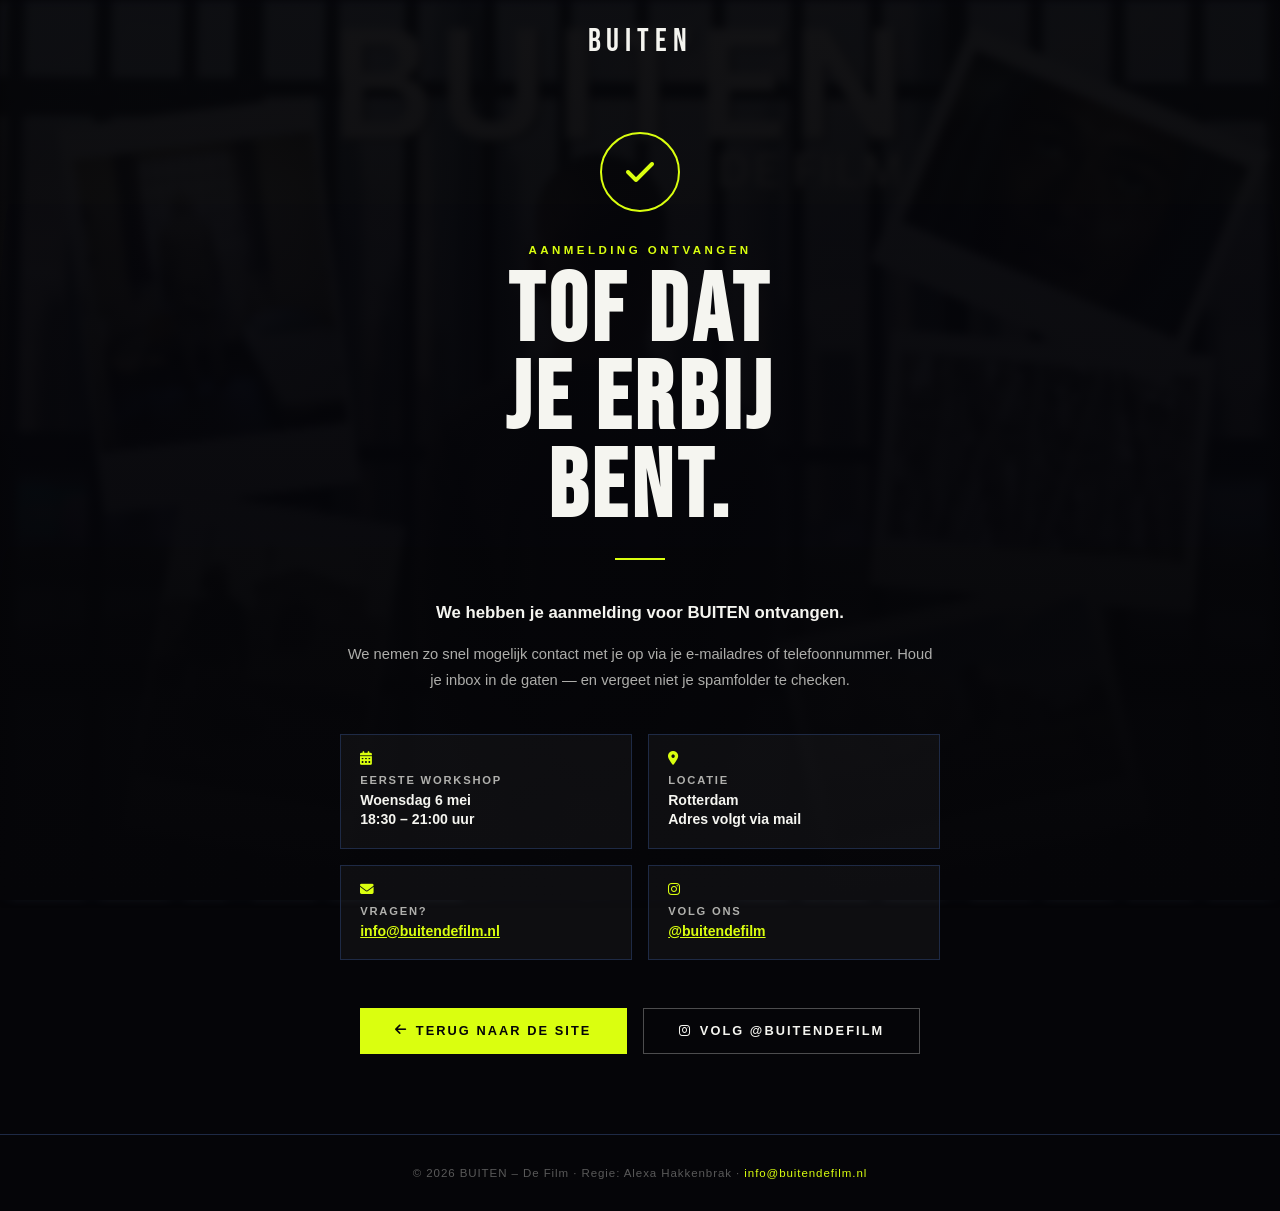
<file: bedankt.html>
<!DOCTYPE html>
<html lang="nl">
<head>
  <meta charset="UTF-8" />
  <meta name="viewport" content="width=device-width, initial-scale=1.0" />
  <title>Bedankt voor je aanmelding – BUITEN</title>
  <link rel="preconnect" href="https://fonts.googleapis.com" />
  <link rel="preconnect" href="https://fonts.gstatic.com" crossorigin />
  <link href="https://fonts.googleapis.com/css2?family=Bebas+Neue&display=swap" rel="stylesheet" />
  <link rel="stylesheet" href="https://cdn.jsdelivr.net/npm/@fortawesome/fontawesome-free@6.4.0/css/all.min.css" />
  <style>
    *, *::before, *::after { box-sizing: border-box; margin: 0; padding: 0; }

    :root {
      --black:   #050508;
      --navy:    #080C18;
      --white:   #F5F5F0;
      --dim:     rgba(245,245,240,0.7);
      --faint:   rgba(245,245,240,0.35);
      --accent:  #DAFF0F;
      --border:  #1E2A45;
      --font:    Arial, 'Helvetica Neue', Helvetica, sans-serif;
      --display: 'Bebas Neue', sans-serif;
    }

    html { font-size: 16px; }

    body {
      background: var(--black);
      color: var(--white);
      font-family: var(--font);
      min-height: 100vh;
      display: flex;
      flex-direction: column;
      overflow-x: hidden;
      -webkit-font-smoothing: antialiased;
    }

    /* ─── Achtergrond poster ─────────────────── */
    .bg {
      position: fixed;
      inset: 0;
      z-index: 0;
    }
    .bg__img {
      width: 100%;
      height: 100%;
      object-fit: cover;
      object-position: center top;
      opacity: 0.18;
      filter: blur(4px) grayscale(30%);
    }
    .bg__overlay {
      position: absolute;
      inset: 0;
      background: linear-gradient(
        to bottom,
        rgba(5,5,8,0.7) 0%,
        rgba(5,5,8,0.85) 60%,
        rgba(5,5,8,1) 100%
      );
    }

    /* ─── Nav ────────────────────────────────── */
    nav {
      position: relative;
      z-index: 2;
      padding: 1.4rem 1.5rem;
      display: flex;
      justify-content: center;
    }
    .nav-logo {
      font-family: var(--display);
      font-size: 2rem;
      letter-spacing: 0.18em;
      color: var(--white);
      text-decoration: none;
      transition: color 0.3s ease;
    }
    .nav-logo:hover { color: var(--accent); }

    /* ─── Main content ───────────────────────── */
    main {
      position: relative;
      z-index: 2;
      flex: 1;
      display: flex;
      align-items: center;
      justify-content: center;
      padding: 3rem 1.5rem 5rem;
    }

    .card {
      max-width: 600px;
      width: 100%;
      text-align: center;
      animation: fadeUp 0.9s ease forwards;
      opacity: 0;
    }

    @keyframes fadeUp {
      from { opacity: 0; transform: translateY(30px); }
      to   { opacity: 1; transform: translateY(0); }
    }

    /* Check icoon */
    .check-ring {
      width: 80px;
      height: 80px;
      border-radius: 50%;
      border: 2px solid var(--accent);
      display: flex;
      align-items: center;
      justify-content: center;
      margin: 0 auto 2rem;
      animation: ringPop 0.6s ease 0.4s both;
    }

    @keyframes ringPop {
      from { transform: scale(0.5); opacity: 0; }
      to   { transform: scale(1);   opacity: 1; }
    }

    .check-ring i {
      font-size: 2rem;
      color: var(--accent);
    }

    /* Label */
    .thanks-label {
      font-size: 0.72rem;
      font-weight: 900;
      letter-spacing: 0.3em;
      text-transform: uppercase;
      color: var(--accent);
      margin-bottom: 0.8rem;
    }

    /* Titel */
    .thanks-title {
      font-family: var(--display);
      font-size: clamp(3rem, 12vw, 6rem);
      line-height: 0.92;
      letter-spacing: 0.05em;
      color: var(--white);
      margin-bottom: 1.5rem;
    }

    /* Subtitel */
    .thanks-sub {
      font-size: 1.05rem;
      font-weight: 700;
      color: var(--white);
      margin-bottom: 1rem;
      line-height: 1.5;
    }

    /* Tekst */
    .thanks-text {
      font-size: 0.92rem;
      font-weight: 400;
      color: var(--dim);
      line-height: 1.8;
      margin-bottom: 2.5rem;
    }

    /* Divider */
    .divider {
      width: 50px;
      height: 2px;
      background: var(--accent);
      margin: 0 auto 2.5rem;
    }

    /* Info blokjes */
    .info-grid {
      display: grid;
      grid-template-columns: 1fr 1fr;
      gap: 1rem;
      margin-bottom: 3rem;
      text-align: left;
    }

    .info-item {
      background: rgba(255,255,255,0.04);
      border: 1px solid var(--border);
      padding: 1.1rem 1.2rem;
      transition: border-color 0.3s ease;
    }
    .info-item:hover { border-color: rgba(218,255,15,0.3); }

    .info-item i {
      font-size: 0.85rem;
      color: var(--accent);
      margin-bottom: 0.5rem;
      display: block;
    }

    .info-item-title {
      font-size: 0.7rem;
      font-weight: 900;
      letter-spacing: 0.16em;
      text-transform: uppercase;
      color: var(--dim);
      margin-bottom: 0.3rem;
    }

    .info-item-value {
      font-size: 0.88rem;
      font-weight: 700;
      color: var(--white);
      line-height: 1.4;
    }

    /* Knoppen */
    .btn-group {
      display: flex;
      gap: 1rem;
      justify-content: center;
      flex-wrap: wrap;
    }

    .btn {
      display: inline-flex;
      align-items: center;
      gap: 0.5rem;
      padding: 0.9rem 2.2rem;
      font-family: var(--font);
      font-size: 0.8rem;
      font-weight: 900;
      letter-spacing: 0.16em;
      text-transform: uppercase;
      text-decoration: none;
      border: none;
      cursor: pointer;
      transition: all 0.3s ease;
    }

    .btn--primary {
      background: var(--accent);
      color: var(--black);
    }
    .btn--primary:hover {
      transform: translateY(-2px);
      box-shadow: 0 8px 28px rgba(218,255,15,0.35);
    }

    .btn--ghost {
      background: transparent;
      color: var(--white);
      border: 1.5px solid rgba(245,245,240,0.3);
    }
    .btn--ghost:hover {
      border-color: var(--white);
      background: rgba(245,245,240,0.07);
    }

    /* ─── Footer ─────────────────────────────── */
    footer {
      position: relative;
      z-index: 2;
      text-align: center;
      padding: 2rem 1.5rem;
      border-top: 1px solid var(--border);
    }

    footer p {
      font-size: 0.72rem;
      color: var(--faint);
      letter-spacing: 0.08em;
    }

    footer a {
      color: var(--accent);
      text-decoration: none;
    }

    /* ─── Mobiel ─────────────────────────────── */
    @media (max-width: 500px) {
      .info-grid { grid-template-columns: 1fr; }
      .btn-group { flex-direction: column; align-items: center; }
      .btn { width: 100%; max-width: 280px; justify-content: center; }
    }
  </style>
</head>
<body>

  <!-- Achtergrond -->
  <div class="bg">
    <img src="poster.jpg" alt="" class="bg__img" aria-hidden="true" />
    <div class="bg__overlay"></div>
  </div>

  <!-- Nav -->
  <nav>
    <a href="index.html" class="nav-logo">BUITEN</a>
  </nav>

  <!-- Content -->
  <main>
    <div class="card">

      <div class="check-ring">
        <i class="fa-solid fa-check"></i>
      </div>

      <p class="thanks-label">Aanmelding ontvangen</p>

      <h1 class="thanks-title">Tof dat<br/>je erbij<br/>bent.</h1>

      <div class="divider"></div>

      <p class="thanks-sub">
        We hebben je aanmelding voor BUITEN ontvangen.
      </p>
      <p class="thanks-text">
        We nemen zo snel mogelijk contact met je op via je e-mailadres of telefoonnummer.
        Houd je inbox in de gaten — en vergeet niet je spamfolder te checken.
      </p>

      <!-- Info blokjes -->
      <div class="info-grid">
        <div class="info-item">
          <i class="fa-solid fa-calendar-days"></i>
          <p class="info-item-title">Eerste workshop</p>
          <p class="info-item-value">Woensdag 6 mei<br/>18:30 – 21:00 uur</p>
        </div>
        <div class="info-item">
          <i class="fa-solid fa-location-dot"></i>
          <p class="info-item-title">Locatie</p>
          <p class="info-item-value">Rotterdam<br/>Adres volgt via mail</p>
        </div>
        <div class="info-item">
          <i class="fa-solid fa-envelope"></i>
          <p class="info-item-title">Vragen?</p>
          <p class="info-item-value"><a href="mailto:info@buitendefilm.nl" style="color:#DAFF0F;">info@buitendefilm.nl</a></p>
        </div>
        <div class="info-item">
          <i class="fa-brands fa-instagram"></i>
          <p class="info-item-title">Volg ons</p>
          <p class="info-item-value"><a href="https://instagram.com/buitendefilm" target="_blank" style="color:#DAFF0F;">@buitendefilm</a></p>
        </div>
      </div>

      <div class="btn-group">
        <a href="index.html" class="btn btn--primary">
          <i class="fa-solid fa-arrow-left"></i>
          Terug naar de site
        </a>
        <a href="https://instagram.com/buitendefilm" target="_blank" class="btn btn--ghost">
          <i class="fa-brands fa-instagram"></i>
          Volg @buitendefilm
        </a>
      </div>

    </div>
  </main>

  <!-- Footer -->
  <footer>
    <p>© 2026 BUITEN – De Film · Regie: Alexa Hakkenbrak · <a href="mailto:info@buitendefilm.nl">info@buitendefilm.nl</a></p>
  </footer>

</body>
</html>
</file>
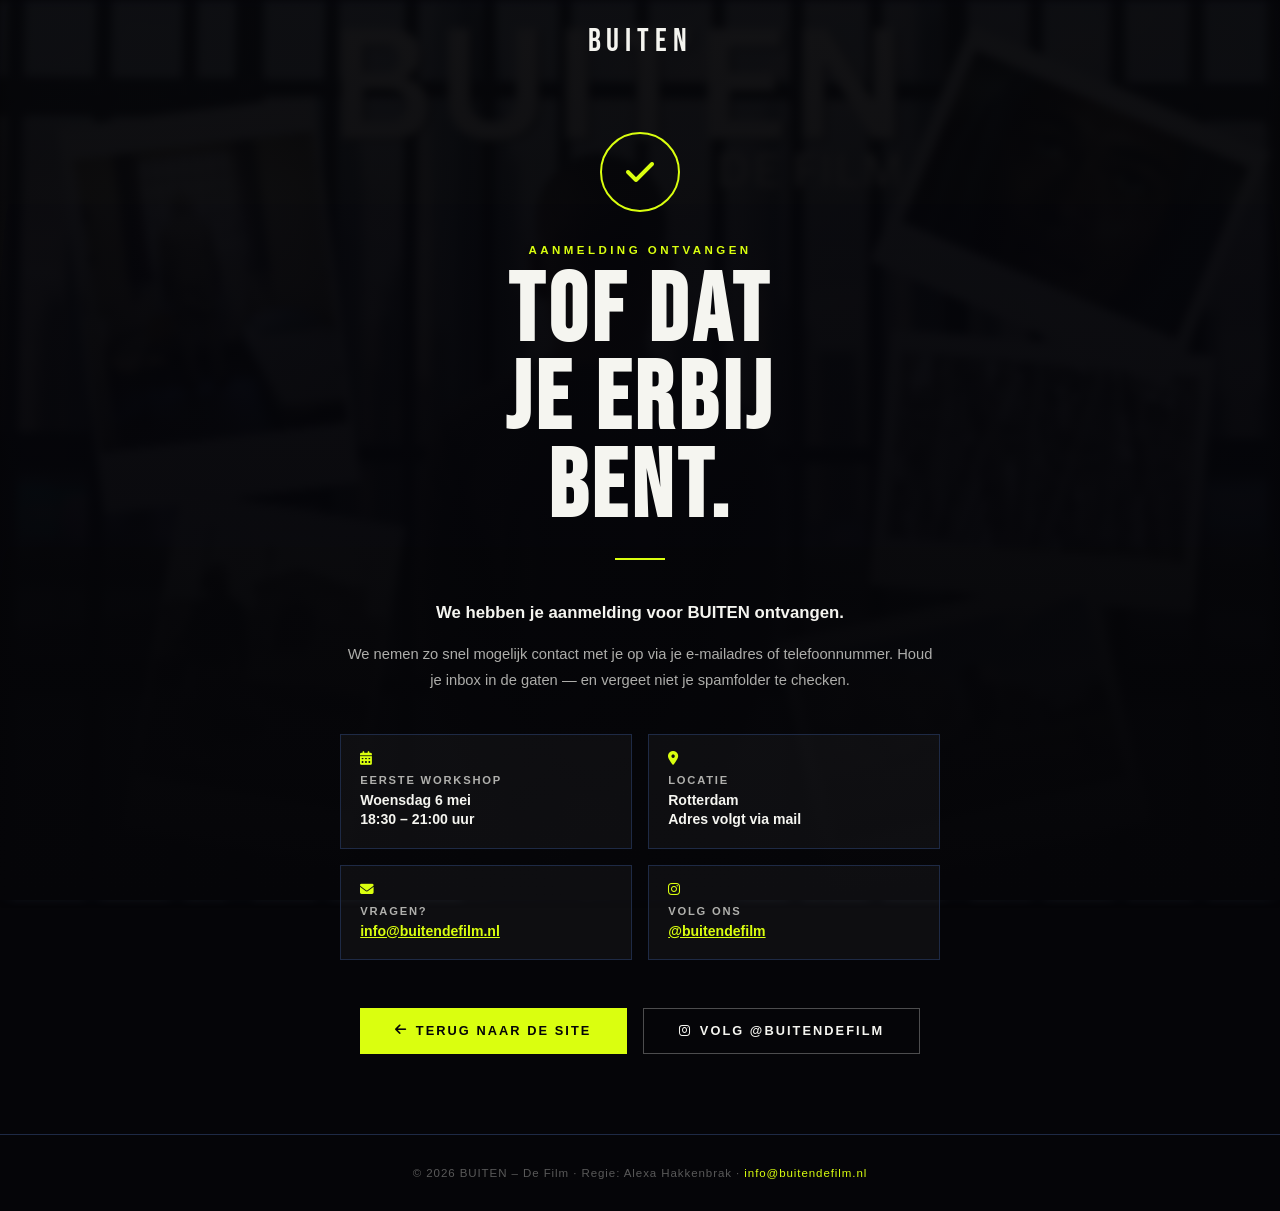
<file: site/bedankt.html>
<!DOCTYPE html>
<html lang="nl">
<head>
  <meta charset="UTF-8" />
  <meta name="viewport" content="width=device-width, initial-scale=1.0" />
  <title>Bedankt voor je aanmelding – BUITEN</title>
  <link rel="preconnect" href="https://fonts.googleapis.com" />
  <link rel="preconnect" href="https://fonts.gstatic.com" crossorigin />
  <link href="https://fonts.googleapis.com/css2?family=Bebas+Neue&display=swap" rel="stylesheet" />
  <link rel="stylesheet" href="https://cdn.jsdelivr.net/npm/@fortawesome/fontawesome-free@6.4.0/css/all.min.css" />
  <style>
    *, *::before, *::after { box-sizing: border-box; margin: 0; padding: 0; }

    :root {
      --black:   #050508;
      --navy:    #080C18;
      --white:   #F5F5F0;
      --dim:     rgba(245,245,240,0.7);
      --faint:   rgba(245,245,240,0.35);
      --accent:  #DAFF0F;
      --border:  #1E2A45;
      --font:    Arial, 'Helvetica Neue', Helvetica, sans-serif;
      --display: 'Bebas Neue', sans-serif;
    }

    html { font-size: 16px; }

    body {
      background: var(--black);
      color: var(--white);
      font-family: var(--font);
      min-height: 100vh;
      display: flex;
      flex-direction: column;
      overflow-x: hidden;
      -webkit-font-smoothing: antialiased;
    }

    /* ─── Achtergrond poster ─────────────────── */
    .bg {
      position: fixed;
      inset: 0;
      z-index: 0;
    }
    .bg__img {
      width: 100%;
      height: 100%;
      object-fit: cover;
      object-position: center top;
      opacity: 0.18;
      filter: blur(4px) grayscale(30%);
    }
    .bg__overlay {
      position: absolute;
      inset: 0;
      background: linear-gradient(
        to bottom,
        rgba(5,5,8,0.7) 0%,
        rgba(5,5,8,0.85) 60%,
        rgba(5,5,8,1) 100%
      );
    }

    /* ─── Nav ────────────────────────────────── */
    nav {
      position: relative;
      z-index: 2;
      padding: 1.4rem 1.5rem;
      display: flex;
      justify-content: center;
    }
    .nav-logo {
      font-family: var(--display);
      font-size: 2rem;
      letter-spacing: 0.18em;
      color: var(--white);
      text-decoration: none;
      transition: color 0.3s ease;
    }
    .nav-logo:hover { color: var(--accent); }

    /* ─── Main content ───────────────────────── */
    main {
      position: relative;
      z-index: 2;
      flex: 1;
      display: flex;
      align-items: center;
      justify-content: center;
      padding: 3rem 1.5rem 5rem;
    }

    .card {
      max-width: 600px;
      width: 100%;
      text-align: center;
      animation: fadeUp 0.9s ease forwards;
      opacity: 0;
    }

    @keyframes fadeUp {
      from { opacity: 0; transform: translateY(30px); }
      to   { opacity: 1; transform: translateY(0); }
    }

    /* Check icoon */
    .check-ring {
      width: 80px;
      height: 80px;
      border-radius: 50%;
      border: 2px solid var(--accent);
      display: flex;
      align-items: center;
      justify-content: center;
      margin: 0 auto 2rem;
      animation: ringPop 0.6s ease 0.4s both;
    }

    @keyframes ringPop {
      from { transform: scale(0.5); opacity: 0; }
      to   { transform: scale(1);   opacity: 1; }
    }

    .check-ring i {
      font-size: 2rem;
      color: var(--accent);
    }

    /* Label */
    .thanks-label {
      font-size: 0.72rem;
      font-weight: 900;
      letter-spacing: 0.3em;
      text-transform: uppercase;
      color: var(--accent);
      margin-bottom: 0.8rem;
    }

    /* Titel */
    .thanks-title {
      font-family: var(--display);
      font-size: clamp(3rem, 12vw, 6rem);
      line-height: 0.92;
      letter-spacing: 0.05em;
      color: var(--white);
      margin-bottom: 1.5rem;
    }

    /* Subtitel */
    .thanks-sub {
      font-size: 1.05rem;
      font-weight: 700;
      color: var(--white);
      margin-bottom: 1rem;
      line-height: 1.5;
    }

    /* Tekst */
    .thanks-text {
      font-size: 0.92rem;
      font-weight: 400;
      color: var(--dim);
      line-height: 1.8;
      margin-bottom: 2.5rem;
    }

    /* Divider */
    .divider {
      width: 50px;
      height: 2px;
      background: var(--accent);
      margin: 0 auto 2.5rem;
    }

    /* Info blokjes */
    .info-grid {
      display: grid;
      grid-template-columns: 1fr 1fr;
      gap: 1rem;
      margin-bottom: 3rem;
      text-align: left;
    }

    .info-item {
      background: rgba(255,255,255,0.04);
      border: 1px solid var(--border);
      padding: 1.1rem 1.2rem;
      transition: border-color 0.3s ease;
    }
    .info-item:hover { border-color: rgba(218,255,15,0.3); }

    .info-item i {
      font-size: 0.85rem;
      color: var(--accent);
      margin-bottom: 0.5rem;
      display: block;
    }

    .info-item-title {
      font-size: 0.7rem;
      font-weight: 900;
      letter-spacing: 0.16em;
      text-transform: uppercase;
      color: var(--dim);
      margin-bottom: 0.3rem;
    }

    .info-item-value {
      font-size: 0.88rem;
      font-weight: 700;
      color: var(--white);
      line-height: 1.4;
    }

    /* Knoppen */
    .btn-group {
      display: flex;
      gap: 1rem;
      justify-content: center;
      flex-wrap: wrap;
    }

    .btn {
      display: inline-flex;
      align-items: center;
      gap: 0.5rem;
      padding: 0.9rem 2.2rem;
      font-family: var(--font);
      font-size: 0.8rem;
      font-weight: 900;
      letter-spacing: 0.16em;
      text-transform: uppercase;
      text-decoration: none;
      border: none;
      cursor: pointer;
      transition: all 0.3s ease;
    }

    .btn--primary {
      background: var(--accent);
      color: var(--black);
    }
    .btn--primary:hover {
      transform: translateY(-2px);
      box-shadow: 0 8px 28px rgba(218,255,15,0.35);
    }

    .btn--ghost {
      background: transparent;
      color: var(--white);
      border: 1.5px solid rgba(245,245,240,0.3);
    }
    .btn--ghost:hover {
      border-color: var(--white);
      background: rgba(245,245,240,0.07);
    }

    /* ─── Footer ─────────────────────────────── */
    footer {
      position: relative;
      z-index: 2;
      text-align: center;
      padding: 2rem 1.5rem;
      border-top: 1px solid var(--border);
    }

    footer p {
      font-size: 0.72rem;
      color: var(--faint);
      letter-spacing: 0.08em;
    }

    footer a {
      color: var(--accent);
      text-decoration: none;
    }

    /* ─── Mobiel ─────────────────────────────── */
    @media (max-width: 500px) {
      .info-grid { grid-template-columns: 1fr; }
      .btn-group { flex-direction: column; align-items: center; }
      .btn { width: 100%; max-width: 280px; justify-content: center; }
    }
  </style>
</head>
<body>

  <!-- Achtergrond -->
  <div class="bg">
    <img src="images/poster.jpg" alt="" class="bg__img" aria-hidden="true" />
    <div class="bg__overlay"></div>
  </div>

  <!-- Nav -->
  <nav>
    <a href="index.html" class="nav-logo">BUITEN</a>
  </nav>

  <!-- Content -->
  <main>
    <div class="card">

      <div class="check-ring">
        <i class="fa-solid fa-check"></i>
      </div>

      <p class="thanks-label">Aanmelding ontvangen</p>

      <h1 class="thanks-title">Tof dat<br/>je erbij<br/>bent.</h1>

      <div class="divider"></div>

      <p class="thanks-sub">
        We hebben je aanmelding voor BUITEN ontvangen.
      </p>
      <p class="thanks-text">
        We nemen zo snel mogelijk contact met je op via je e-mailadres of telefoonnummer.
        Houd je inbox in de gaten — en vergeet niet je spamfolder te checken.
      </p>

      <!-- Info blokjes -->
      <div class="info-grid">
        <div class="info-item">
          <i class="fa-solid fa-calendar-days"></i>
          <p class="info-item-title">Eerste workshop</p>
          <p class="info-item-value">Woensdag 6 mei<br/>18:30 – 21:00 uur</p>
        </div>
        <div class="info-item">
          <i class="fa-solid fa-location-dot"></i>
          <p class="info-item-title">Locatie</p>
          <p class="info-item-value">Rotterdam<br/>Adres volgt via mail</p>
        </div>
        <div class="info-item">
          <i class="fa-solid fa-envelope"></i>
          <p class="info-item-title">Vragen?</p>
          <p class="info-item-value"><a href="mailto:info@buitendefilm.nl" style="color:#DAFF0F;">info@buitendefilm.nl</a></p>
        </div>
        <div class="info-item">
          <i class="fa-brands fa-instagram"></i>
          <p class="info-item-title">Volg ons</p>
          <p class="info-item-value"><a href="https://instagram.com/buitendefilm" target="_blank" style="color:#DAFF0F;">@buitendefilm</a></p>
        </div>
      </div>

      <div class="btn-group">
        <a href="index.html" class="btn btn--primary">
          <i class="fa-solid fa-arrow-left"></i>
          Terug naar de site
        </a>
        <a href="https://instagram.com/buitendefilm" target="_blank" class="btn btn--ghost">
          <i class="fa-brands fa-instagram"></i>
          Volg @buitendefilm
        </a>
      </div>

    </div>
  </main>

  <!-- Footer -->
  <footer>
    <p>© 2026 BUITEN – De Film · Regie: Alexa Hakkenbrak · <a href="mailto:info@buitendefilm.nl">info@buitendefilm.nl</a></p>
  </footer>

</body>
</html>
</file>
<file: style.css>
/* ═══════════════════════════════════════════════════════
   BUITEN – De Film · Stylesheet v2
   Cinematisch · Minimalistisch · Arthouse
   Kleurenpalet: Deep Navy / Zwart / Wit / Lime Accent
═══════════════════════════════════════════════════════ */

/* ─── CSS Custom Properties ─────────────────────────── */
:root {
  --clr-black:        #050508;
  --clr-navy:         #080C18;
  --clr-navy-mid:     #0D1426;
  --clr-navy-light:   #141D35;
  --clr-navy-border:  #1E2A45;
  --clr-white:        #F5F5F0;
  --clr-white-dim:    rgba(245, 245, 240, 0.75);
  --clr-white-faint:  rgba(245, 245, 240, 0.38);
  --clr-accent:       #DAFF0F;
  --clr-accent-dim:   rgba(218, 255, 15, 0.14);
  --clr-accent-glow:  rgba(218, 255, 15, 0.07);

  /* Lettertypen */
  --font-display:  'Bebas Neue', sans-serif;
  --font-serif:    Arial, 'Helvetica Neue', Helvetica, sans-serif;
  --font-body:     Arial, 'Helvetica Neue', Helvetica, sans-serif;

  --section-pad: 7rem 0;
  --container:   1200px;
  --transition:  0.38s cubic-bezier(0.25, 0.46, 0.45, 0.94);
}

/* ─── Reset ──────────────────────────────────────────── */
*, *::before, *::after { box-sizing: border-box; margin: 0; padding: 0; }

html { scroll-behavior: smooth; font-size: 16px; }

body {
  background: var(--clr-black);
  color: var(--clr-white);
  font-family: var(--font-body);
  font-weight: 400;
  line-height: 1.7;
  overflow-x: hidden;
  -webkit-font-smoothing: antialiased;
}

img { max-width: 100%; height: auto; display: block; }
a   { text-decoration: none; color: inherit; }
ul  { list-style: none; }

/* ─── Container & Utils ──────────────────────────────── */
.container {
  max-width: var(--container);
  margin: 0 auto;
  padding: 0 1.5rem;
}

.section-label {
  display: block;
  font-family: var(--font-body);
  font-size: 0.72rem;
  font-weight: 900;
  letter-spacing: 0.28em;
  text-transform: uppercase;
  color: var(--clr-accent);
  margin-bottom: 0.9rem;
}

.section-title {
  font-family: var(--font-display);
  font-size: clamp(3rem, 7.5vw, 6rem);
  line-height: 0.94;
  letter-spacing: 0.04em;
  color: var(--clr-white);
  margin-bottom: 1.6rem;
}

.accent-link {
  color: var(--clr-accent);
  border-bottom: 1px solid transparent;
  transition: border-color var(--transition);
}
.accent-link:hover { border-color: var(--clr-accent); }

/* ─── Buttons ────────────────────────────────────────── */
.btn {
  display: inline-flex;
  align-items: center;
  justify-content: center;
  gap: 0.5rem;
  padding: 0.95rem 2.4rem;
  font-family: var(--font-body);
  font-size: 0.82rem;
  font-weight: 700;
  letter-spacing: 0.16em;
  text-transform: uppercase;
  border: none;
  cursor: pointer;
  transition: all var(--transition);
  position: relative;
  overflow: hidden;
}

.btn--primary {
  background: var(--clr-accent);
  color: var(--clr-black);
}
.btn--primary:hover {
  transform: translateY(-2px);
  box-shadow: 0 8px 28px rgba(218, 255, 15, 0.35);
}

.btn--ghost {
  background: transparent;
  color: var(--clr-white);
  border: 1.5px solid rgba(245, 245, 240, 0.35);
}
.btn--ghost:hover {
  border-color: var(--clr-white);
  background: rgba(245, 245, 240, 0.07);
}

.btn--full {
  width: 100%;
  padding: 1.15rem 2rem;
  font-size: 0.88rem;
  font-weight: 900;
  letter-spacing: 0.2em;
}

/* ─── Scroll Reveal ──────────────────────────────────── */
.reveal {
  opacity: 0;
  transform: translateY(28px);
  transition: opacity 0.85s ease, transform 0.85s ease;
}
.reveal.visible { opacity: 1; transform: translateY(0); }
.reveal--delay  { transition-delay: 0.15s; }
.reveal--delay2 { transition-delay: 0.30s; }

.fade-in {
  animation: fadeInUp 1.1s ease forwards;
  animation-delay: 0.25s;
  opacity: 0;
}
@keyframes fadeInUp {
  from { opacity: 0; transform: translateY(36px); }
  to   { opacity: 1; transform: translateY(0); }
}

/* ═══════════════════════════════════════════════════════
   NAVIGATIE
═══════════════════════════════════════════════════════ */
.nav {
  position: fixed;
  top: 0; left: 0; right: 0;
  z-index: 100;
  padding: 1.2rem 0;
  transition: all var(--transition);
}

.nav.scrolled {
  background: rgba(5, 5, 8, 0.94);
  backdrop-filter: blur(18px);
  -webkit-backdrop-filter: blur(18px);
  padding: 0.75rem 0;
  border-bottom: 1px solid var(--clr-navy-border);
}

.nav__inner {
  max-width: var(--container);
  margin: 0 auto;
  padding: 0 1.5rem;
  display: flex;
  align-items: center;
  justify-content: space-between;
}

.nav__logo {
  font-family: var(--font-display);
  font-size: 2rem;
  letter-spacing: 0.18em;
  color: var(--clr-white);
  transition: color var(--transition);
}
.nav__logo:hover { color: var(--clr-accent); }

.nav__menu {
  display: flex;
  align-items: center;
  gap: 2.5rem;
}

.nav__link {
  font-size: 0.74rem;
  font-weight: 600;
  letter-spacing: 0.18em;
  text-transform: uppercase;
  color: var(--clr-white-dim);
  transition: color var(--transition);
  position: relative;
}
.nav__link::after {
  content: '';
  position: absolute;
  bottom: -3px; left: 0;
  width: 0; height: 1px;
  background: var(--clr-accent);
  transition: width var(--transition);
}
.nav__link:hover, .nav__link.active { color: var(--clr-white); }
.nav__link:hover::after, .nav__link.active::after { width: 100%; }

.nav__link--accent {
  color: var(--clr-accent) !important;
  padding: 0.45rem 1.1rem;
  border: 1px solid rgba(218, 255, 15, 0.45);
}
.nav__link--accent::after { display: none; }
.nav__link--accent:hover { background: var(--clr-accent-dim); }

.nav__toggle {
  display: none;
  flex-direction: column;
  gap: 5px;
  background: none;
  border: none;
  cursor: pointer;
  padding: 0.3rem;
}
.nav__toggle span {
  display: block;
  width: 24px; height: 1.5px;
  background: var(--clr-white);
  transition: all 0.3s ease;
}
.nav__toggle.open span:nth-child(1) { transform: translateY(6.5px) rotate(45deg); }
.nav__toggle.open span:nth-child(2) { opacity: 0; }
.nav__toggle.open span:nth-child(3) { transform: translateY(-6.5px) rotate(-45deg); }

/* ═══════════════════════════════════════════════════════
   HERO — Split layout
═══════════════════════════════════════════════════════ */
.hero {
  position: relative;
  min-height: 100svh;
  display: flex;
  align-items: center;
  overflow: hidden;
}

.hero__bg {
  position: absolute;
  inset: 0;
  z-index: 0;
}
.hero__poster {
  width: 100%;
  height: 100%;
  object-fit: cover;
  object-position: center top;
  animation: heroPan 22s ease-in-out infinite alternate;
}
@keyframes heroPan {
  from { transform: scale(1.04) translateX(0); }
  to   { transform: scale(1.08) translateX(-2%); }
}
.hero__overlay {
  position: absolute;
  inset: 0;
  background: linear-gradient(
    to right,
    rgba(5, 5, 8, 0.88) 0%,
    rgba(8, 12, 24, 0.82) 45%,
    rgba(5, 5, 8, 0.75) 100%
  );
}

/* Film grain */
.hero::after {
  content: '';
  position: absolute;
  inset: 0;
  z-index: 1;
  background-image: url("data:image/svg+xml,%3Csvg viewBox='0 0 256 256' xmlns='http://www.w3.org/2000/svg'%3E%3Cfilter id='noise'%3E%3CfeTurbulence type='fractalNoise' baseFrequency='0.9' numOctaves='4' stitchTiles='stitch'/%3E%3CfeColorMatrix type='saturate' values='0'/%3E%3C/filter%3E%3Crect width='100%25' height='100%25' filter='url(%23noise)' opacity='0.05'/%3E%3C/svg%3E");
  background-size: 200px 200px;
  pointer-events: none;
  opacity: 0.35;
  mix-blend-mode: overlay;
}

/* Inner split */
.hero__inner {
  position: relative;
  z-index: 2;
  width: 100%;
  max-width: var(--container);
  margin: 0 auto;
  padding: 7rem 1.5rem 4rem;
  display: grid;
  grid-template-columns: 1fr 1fr;
  gap: 4rem;
  align-items: center;
}

/* Hero links: filminfo */
.hero__left {
  display: flex;
  flex-direction: column;
}

.hero__label {
  font-size: 0.73rem;
  font-weight: 700;
  letter-spacing: 0.32em;
  text-transform: uppercase;
  color: var(--clr-accent);
  margin-bottom: 0.8rem;
}

.hero__title {
  font-family: var(--font-display);
  font-size: clamp(6rem, 16vw, 11rem);
  line-height: 0.88;
  letter-spacing: 0.06em;
  color: var(--clr-white);
  text-shadow: 0 0 80px rgba(218, 255, 15, 0.1), 0 4px 40px rgba(0,0,0,0.7);
  margin-bottom: 0.15em;
}

.hero__title-line {
  width: 0;
  height: 2.5px;
  background: var(--clr-accent);
  margin-bottom: 1rem;
  animation: lineExpand 1.2s ease forwards;
  animation-delay: 1.1s;
}
@keyframes lineExpand {
  from { width: 0; }
  to   { width: 70px; }
}

.hero__sub {
  font-size: 0.85rem;
  font-weight: 500;
  letter-spacing: 0.22em;
  text-transform: uppercase;
  color: var(--clr-white-dim);
  margin-bottom: 1.8rem;
}

.hero__tagline {
  font-family: var(--font-body);
  font-style: normal;
  font-weight: 700;
  font-size: clamp(1.15rem, 3vw, 1.55rem);
  line-height: 1.4;
  color: var(--clr-white);
  margin-bottom: 1rem;
}

.hero__desc {
  font-size: 0.95rem;
  font-weight: 400;
  color: var(--clr-white-dim);
  line-height: 1.75;
  max-width: 380px;
  margin-bottom: 2rem;
}

.hero__scroll-hint {
  margin-top: auto;
}

.hero__scroll-link {
  display: inline-flex;
  align-items: center;
  gap: 0.5rem;
  font-size: 0.75rem;
  font-weight: 600;
  letter-spacing: 0.15em;
  text-transform: uppercase;
  color: var(--clr-white-faint);
  transition: color var(--transition);
}
.hero__scroll-link:hover { color: var(--clr-accent); }
.hero__scroll-link i { animation: bounceDown 2.2s ease infinite; }

/* Hero rechts: formulier */
.hero__right {
  display: flex;
  flex-direction: column;
}

.hero__form-box {
  background: rgba(8, 12, 24, 0.88);
  backdrop-filter: blur(20px);
  -webkit-backdrop-filter: blur(20px);
  border: 1px solid var(--clr-navy-border);
  padding: 2rem 2rem 1.8rem;
}

.hero__form-title {
  font-family: var(--font-body);
  font-size: 1.9rem;
  font-weight: 900;
  letter-spacing: 0.06em;
  text-transform: uppercase;
  color: var(--clr-white);
  margin-bottom: 0.5rem;
  line-height: 1.1;
}

.hero__form-sub {
  font-size: 0.88rem;
  font-weight: 400;
  color: var(--clr-white-dim);
  margin-bottom: 1.5rem;
  padding-bottom: 1.2rem;
  border-bottom: 1px solid var(--clr-navy-border);
  line-height: 1.5;
}

/* Scroll arrow */
.hero__scroll-arrow {
  display: none;
}

/* ═══════════════════════════════════════════════════════
   FORMULIER STIJLEN (gedeeld hero + standalone)
═══════════════════════════════════════════════════════ */
.form {
  display: flex;
  flex-direction: column;
  gap: 0.9rem;
}

.form__row {
  display: grid;
  grid-template-columns: 1fr 1fr;
  gap: 0.9rem;
}

.form__group {
  display: flex;
  flex-direction: column;
  gap: 0.4rem;
}

.form__label {
  font-size: 0.72rem;
  font-weight: 900;
  letter-spacing: 0.14em;
  text-transform: uppercase;
  color: var(--clr-white);
}

.form__input,
.form__select,
.form__textarea {
  background: #ffffff;
  border: 1.5px solid rgba(245, 245, 240, 0.15);
  color: #111111;
  font-family: var(--font-body);
  font-size: 0.95rem;
  font-weight: 400;
  padding: 0.85rem 1rem;
  outline: none;
  transition: all var(--transition);
  appearance: none;
  -webkit-appearance: none;
  border-radius: 0;
}

.form__input::placeholder,
.form__textarea::placeholder {
  color: rgba(0, 0, 0, 0.35);
  font-size: 0.9rem;
  font-family: var(--font-body);
}

.form__input:focus,
.form__select:focus,
.form__textarea:focus {
  border-color: var(--clr-accent);
  background: #ffffff;
  box-shadow: 0 0 0 3px rgba(218, 255, 15, 0.2);
  color: #111111;
}

.form__input.error,
.form__select.error,
.form__textarea.error {
  border-color: #ff3b3b;
  border-width: 2px;
  background: #fff5f5;
  box-shadow: 0 0 0 3px rgba(255, 59, 59, 0.15);
}

.form__error-msg {
  display: none;
  font-size: 0.75rem;
  font-weight: 700;
  color: #ff3b3b;
  margin-top: 0.3rem;
  padding-left: 0.2rem;
}

.form__group.has-error .form__error-msg {
  display: block;
}

.form__select-wrap { position: relative; }
.form__select { width: 100%; cursor: pointer; }
.form__select option { background: #ffffff; color: #111111; }
.form__select-arrow {
  position: absolute;
  right: 0.9rem; top: 50%;
  transform: translateY(-50%);
  font-size: 0.68rem;
  color: #555555;
  pointer-events: none;
}

.form__textarea { resize: vertical; min-height: 100px; }

.form__footnote {
  font-size: 0.72rem;
  color: var(--clr-white-faint);
  margin-top: 0.7rem;
  text-align: center;
  line-height: 1.6;
}
.form__footnote a { color: var(--clr-accent); }

/* Checkbox datum keuze */
.form__check-hint {
  font-size: 0.72rem;
  color: var(--clr-white-faint);
  margin-bottom: 0.8rem;
  margin-top: 0.1rem;
}

.form__checks {
  display: flex;
  flex-direction: column;
  gap: 0.55rem;
}

.form__check {
  display: flex;
  align-items: flex-start;
  gap: 0.75rem;
  cursor: pointer;
  padding: 0.7rem 0.9rem;
  border: 1.5px solid var(--clr-navy-border);
  background: #ffffff;
  transition: border-color 0.25s, background 0.25s;
  border-radius: 2px;
}

.form__check:hover {
  border-color: var(--clr-accent);
  background: #fffef0;
}

.form__check input[type="checkbox"] {
  display: none;
}

.form__check-box {
  flex-shrink: 0;
  width: 18px;
  height: 18px;
  border: 2px solid #cccccc;
  background: #ffffff;
  display: flex;
  align-items: center;
  justify-content: center;
  margin-top: 2px;
  transition: border-color 0.2s, background 0.2s;
  border-radius: 2px;
}

.form__check input[type="checkbox"]:checked ~ .form__check-box {
  background: var(--clr-accent);
  border-color: var(--clr-accent);
}

.form__check input[type="checkbox"]:checked ~ .form__check-box::after {
  content: '';
  display: block;
  width: 5px;
  height: 9px;
  border: 2px solid #050508;
  border-top: none;
  border-left: none;
  transform: rotate(45deg) translateY(-1px);
}

.form__check input[type="checkbox"]:checked ~ .form__check-label strong {
  color: #050508;
}

.form__check-label {
  display: flex;
  flex-direction: column;
  gap: 0.1rem;
  font-size: 0.85rem;
  font-weight: 400;
  color: #222222;
  line-height: 1.3;
}

.form__check-label strong {
  font-weight: 700;
  color: #111111;
}

.form__check-label em {
  font-style: normal;
  font-size: 0.75rem;
  color: #777777;
}

.form__check input[type="checkbox"]:checked ~ .form__check-label em {
  color: #444444;
}

/* Datum groep fout */
#datumCheckGroup.has-error .form__checks {
  outline: 2px solid #ff3b3b;
  outline-offset: 2px;
  border-radius: 2px;
}

/* Social media hint */
.form__label-opt {
  font-weight: 400;
  font-size: 0.72rem;
  color: var(--clr-white-faint);
  letter-spacing: 0;
  text-transform: none;
}

.form__label-hint {
  display: block;
  font-size: 0.72rem;
  color: var(--clr-white-faint);
  margin-top: 0.3rem;
  line-height: 1.5;
}

/* Succes bericht */
.form__success {
  text-align: center;
  padding: 2.5rem 1.5rem;
}
.form__success-icon {
  font-size: 2.8rem;
  color: var(--clr-accent);
  margin-bottom: 1rem;
  display: block;
}
.form__success-title {
  font-family: var(--font-display);
  font-size: 2.2rem;
  letter-spacing: 0.05em;
  color: var(--clr-white);
  margin-bottom: 0.7rem;
}
.form__success-text {
  font-size: 0.95rem;
  color: var(--clr-white-dim);
  line-height: 1.7;
}

/* ═══════════════════════════════════════════════════════
   OVER DE FILM
═══════════════════════════════════════════════════════ */
.film {
  padding: var(--section-pad);
  background: linear-gradient(to bottom, var(--clr-black), var(--clr-navy));
}

.film__grid {
  display: grid;
  grid-template-columns: 1fr 1fr;
  gap: 5rem;
  align-items: center;
}

.film__synopsis {
  font-family: var(--font-body);
  font-size: clamp(1.05rem, 2.5vw, 1.3rem);
  font-weight: 400;
  line-height: 1.65;
  color: var(--clr-white);
  margin-bottom: 1.4rem;
}

.film__body {
  font-size: 0.97rem;
  font-weight: 400;
  line-height: 1.85;
  color: var(--clr-white-dim);
  margin-bottom: 1.1rem;
}

.film__format-tag {
  display: inline-block;
  font-size: 0.68rem;
  font-weight: 900;
  letter-spacing: 0.22em;
  text-transform: uppercase;
  color: var(--clr-black);
  background: var(--clr-accent);
  padding: 0.25rem 0.7rem;
  margin-bottom: 1.4rem;
}

.film__statement {
  font-family: var(--font-body);
  font-size: 1.05rem;
  font-weight: 700;
  color: var(--clr-white);
  border-left: 2.5px solid var(--clr-accent);
  padding-left: 1.2rem;
  margin: 2rem 0;
  line-height: 1.65;
}
.film__statement em { color: var(--clr-white-dim); font-style: normal; }

.film__credits {
  display: grid;
  grid-template-columns: 1fr 1fr;
  gap: 1rem;
  padding-top: 2rem;
  border-top: 1px solid var(--clr-navy-border);
}
.film__credit-item { display: flex; flex-direction: column; gap: 0.2rem; }
.film__credit-label {
  font-size: 0.66rem;
  font-weight: 700;
  letter-spacing: 0.22em;
  text-transform: uppercase;
  color: var(--clr-accent);
}
.film__credit-value { font-size: 0.92rem; font-weight: 500; color: var(--clr-white); }

.film__visual { position: relative; }
.film__poster-wrap {
  position: relative;
  overflow: hidden;
  box-shadow: 0 30px 80px rgba(0,0,0,0.65);
}
.film__poster-img {
  width: 100%;
  object-fit: cover;
  transition: transform 0.9s ease;
}
.film__poster-wrap:hover .film__poster-img { transform: scale(1.03); }
.film__poster-glow {
  position: absolute;
  inset: -30%;
  background: radial-gradient(circle, rgba(218, 255, 15, 0.06), transparent 70%);
  pointer-events: none;
}

/* Set foto in film sectie */
.film__set-wrap {
  margin-top: 1.2rem;
  position: relative;
  overflow: hidden;
}

.film__set-img {
  width: 100%;
  display: block;
  object-fit: cover;
  max-height: 260px;
  transition: transform 0.8s ease;
  filter: contrast(1.05) saturate(0.9);
}

.film__set-wrap:hover .film__set-img {
  transform: scale(1.03);
}

.film__set-caption {
  font-size: 0.7rem;
  font-weight: 700;
  letter-spacing: 0.18em;
  text-transform: uppercase;
  color: var(--clr-white-faint);
  margin-top: 0.5rem;
  text-align: right;
}

/* ═══════════════════════════════════════════════════════
   ALEXA HAKKENBRAK – Regisseur sectie
═══════════════════════════════════════════════════════ */
.alexa {
  padding: var(--section-pad);
  background: linear-gradient(to bottom, var(--clr-navy), var(--clr-navy-mid));
  overflow: hidden;
}

.alexa__grid {
  display: grid;
  grid-template-columns: 5fr 7fr;
  gap: 5rem;
  align-items: start;
}

/* Foto kolom */
.alexa__photo-col {
  display: flex;
  flex-direction: column;
  gap: 1rem;
}

.alexa__photo-wrap {
  position: relative;
  overflow: hidden;
}

.alexa__photo {
  width: 100%;
  display: block;
  object-fit: cover;
  object-position: top center;
  aspect-ratio: 3 / 4;
  transition: transform 0.8s ease;
  filter: contrast(1.05) saturate(0.92);
}

.alexa__photo-wrap:hover .alexa__photo {
  transform: scale(1.03);
}

.alexa__photo-overlay {
  position: absolute;
  inset: 0;
  background: linear-gradient(to top, rgba(8,12,24,0.5) 0%, transparent 50%);
  pointer-events: none;
}

.alexa__photo-credit {
  display: flex;
  flex-direction: column;
  gap: 0.1rem;
}

.alexa__photo-name {
  font-size: 0.88rem;
  font-weight: 700;
  color: var(--clr-white);
}

.alexa__photo-info {
  font-size: 0.72rem;
  font-weight: 400;
  color: var(--clr-white-faint);
  margin-top: 0.2rem;
  line-height: 1.45;
}

/* Tekst kolom */
.alexa__bio {
  font-size: 0.97rem;
  font-weight: 400;
  color: var(--clr-white-dim);
  line-height: 1.85;
  margin-bottom: 2.2rem;
}

/* Director's Note */
.alexa__note {
  background: rgba(218, 255, 15, 0.04);
  border: 1px solid rgba(218, 255, 15, 0.15);
  padding: 1.8rem 2rem;
  position: relative;
}

.alexa__note::before {
  content: '';
  position: absolute;
  top: 0;
  left: 0;
  width: 3px;
  height: 100%;
  background: var(--clr-accent);
}

.alexa__note-header {
  display: flex;
  align-items: center;
  gap: 0.6rem;
  font-size: 0.7rem;
  font-weight: 900;
  letter-spacing: 0.2em;
  text-transform: uppercase;
  color: var(--clr-accent);
  margin-bottom: 1.2rem;
}

.alexa__note-header i {
  font-size: 0.9rem;
}

.alexa__quote {
  font-size: 0.97rem;
  font-weight: 400;
  font-style: normal;
  color: var(--clr-white);
  line-height: 1.85;
  margin-bottom: 1rem;
  border: none;
  padding: 0;
}

.alexa__quote-cont {
  font-size: 0.97rem;
  font-weight: 700;
  color: var(--clr-white);
  line-height: 1.75;
  margin-bottom: 0.8rem;
}

.alexa__quote-attr {
  font-size: 0.78rem;
  font-weight: 700;
  letter-spacing: 0.12em;
  color: var(--clr-accent);
  margin-top: 0.2rem;
}

/* Responsive */
@media (max-width: 900px) {
  .alexa__grid {
    grid-template-columns: 1fr;
    gap: 3rem;
  }
  .alexa__photo-col {
    max-width: 420px;
    margin: 0 auto;
    width: 100%;
  }
  .alexa__photo {
    aspect-ratio: 3 / 4;
  }
}

/* ═══════════════════════════════════════════════════════
   STILLS — Polaroids met echte foto's
═══════════════════════════════════════════════════════ */
.stills {
  padding: var(--section-pad);
  background: var(--clr-navy);
  overflow: hidden;
}

.stills__header {
  text-align: center;
  margin-bottom: 4rem;
}

.stills__subtext {
  font-size: 0.92rem;
  font-weight: 400;
  color: var(--clr-white-faint);
  max-width: 480px;
  margin: 0.8rem auto 0;
  line-height: 1.6;
  letter-spacing: 0.03em;
}

.stills__grid {
  display: grid;
  grid-template-columns: repeat(4, 1fr);
  gap: 1.8rem;
  max-width: 1100px;
  margin: 0 auto;
}

/* Polaroid kaarten */
.polaroid { flex: 0 0 auto; }

.polaroid__frame {
  background: #f8f5ec;
  padding: 0.75rem 0.75rem 2.5rem;
  box-shadow: 0 12px 40px rgba(0,0,0,0.55), 0 2px 8px rgba(0,0,0,0.3);
  transition: transform 0.4s ease, box-shadow 0.4s ease;
  cursor: pointer;
}

.polaroid--1 .polaroid__frame { transform: rotate(-2.2deg); }
.polaroid--2 .polaroid__frame { transform: rotate(1.6deg); }
.polaroid--3 .polaroid__frame { transform: rotate(-0.9deg); }
.polaroid--4 .polaroid__frame { transform: rotate(2.1deg); }
.polaroid--5 .polaroid__frame { transform: rotate(-1.5deg); }
.polaroid--6 .polaroid__frame { transform: rotate(0.8deg); }
.polaroid--7 .polaroid__frame { transform: rotate(-2.4deg); }
.polaroid--8 .polaroid__frame { transform: rotate(1.3deg); }

.polaroid:hover .polaroid__frame {
  transform: rotate(0deg) scale(1.05) !important;
  box-shadow: 0 22px 60px rgba(0,0,0,0.65), 0 0 30px rgba(218, 255, 15, 0.1);
  z-index: 10;
  position: relative;
}

.polaroid__photo {
  width: 100%;
  aspect-ratio: 4 / 5;
  object-fit: cover;
  display: block;
  filter: contrast(1.05) saturate(0.95);
  opacity: 1;
  transition: filter 0.4s ease, opacity 0.4s ease;
}
.polaroid:hover .polaroid__photo {
  filter: contrast(1.08) saturate(1.05);
  opacity: 1;
}

.polaroid__caption {
  font-family: var(--font-body);
  font-size: 0.72rem;
  font-weight: 400;
  font-style: italic;
  color: #4a3f30;
  text-align: center;
  margin-top: 0.55rem;
  line-height: 1.3;
}

/* ═══════════════════════════════════════════════════════
   WORKSHOPS / CASTING
═══════════════════════════════════════════════════════ */
.workshops {
  padding: var(--section-pad);
  background: linear-gradient(to bottom, var(--clr-navy), var(--clr-navy-mid));
  position: relative;
  overflow: hidden;
}

.workshops__bg-accent {
  position: absolute;
  top: -20%; right: -15%;
  width: 500px; height: 500px;
  background: radial-gradient(circle, rgba(218, 255, 15, 0.04), transparent 65%);
  pointer-events: none;
}

.workshops__header { text-align: center; margin-bottom: 4rem; }

.workshops__intro {
  font-size: 1.02rem;
  font-weight: 400;
  color: var(--clr-white-dim);
  max-width: 600px;
  margin: 0 auto;
  line-height: 1.75;
}
.workshops__intro strong { color: var(--clr-white); font-weight: 600; }

.workshops__content {
  display: grid;
  grid-template-columns: 1fr 1fr;
  gap: 4rem;
  align-items: start;
}

.workshops__bullets { display: flex; flex-direction: column; gap: 0.85rem; margin-bottom: 2rem; }

.workshops__bullet {
  display: flex;
  align-items: center;
  gap: 0.9rem;
  font-size: 0.95rem;
  font-weight: 400;
  color: var(--clr-white-dim);
}
.workshops__bullet i { color: var(--clr-accent); font-size: 0.75rem; flex-shrink: 0; }

.workshops__note {
  font-size: 0.92rem;
  color: var(--clr-white-dim);
  line-height: 1.85;
  border-left: 1.5px solid var(--clr-navy-border);
  padding-left: 1.2rem;
  margin-bottom: 2.5rem;
}
.workshops__note strong { color: var(--clr-accent); }

.workshops__schedule-title {
  font-family: var(--font-display);
  font-size: 1.6rem;
  letter-spacing: 0.06em;
  color: var(--clr-white);
  margin-bottom: 1.5rem;
}

.schedule { display: flex; flex-direction: column; }

.schedule__item {
  display: flex;
  align-items: center;
  gap: 1.2rem;
  padding: 1.1rem 1.2rem;
  border-bottom: 1px solid var(--clr-navy-border);
  transition: background var(--transition);
}
.schedule__item:hover { background: rgba(255,255,255,0.03); }
.schedule__item--accent {
  border-left: 2.5px solid var(--clr-accent);
  background: var(--clr-accent-dim);
}

.schedule__date {
  display: flex;
  flex-direction: column;
  align-items: center;
  min-width: 48px;
}
.schedule__day   { font-size: 0.63rem; font-weight: 700; letter-spacing: 0.15em; text-transform: uppercase; color: var(--clr-accent); }
.schedule__num   { font-family: var(--font-display); font-size: 1.9rem; line-height: 1; color: var(--clr-white); }
.schedule__month { font-size: 0.63rem; color: var(--clr-white-faint); text-transform: uppercase; letter-spacing: 0.1em; }

.schedule__info  { flex: 1; }
.schedule__workshop { font-size: 0.94rem; font-weight: 600; color: var(--clr-white); }
.schedule__teacher  { font-size: 0.82rem; font-weight: 700; color: var(--clr-accent); margin-top: 0.15rem; }

.schedule__time { font-family: var(--font-display); font-size: 1.1rem; color: var(--clr-white-faint); letter-spacing: 0.06em; }

.schedule__footer { margin-top: 1.2rem; font-size: 0.82rem; color: var(--clr-white-faint); text-align: right; }
.schedule__footer strong { color: var(--clr-accent); }

/* ═══════════════════════════════════════════════════════
   DOCENTEN
═══════════════════════════════════════════════════════ */
.docenten {
  margin-top: 5rem;
  padding-top: 4rem;
  border-top: 1px solid var(--clr-navy-border);
}

.docenten__title {
  font-family: var(--font-display);
  font-size: clamp(2rem, 5vw, 3.5rem);
  letter-spacing: 0.05em;
  color: var(--clr-white);
  margin-bottom: 0.6rem;
}

.docenten__sub {
  font-size: 0.95rem;
  font-weight: 400;
  color: var(--clr-white-dim);
  margin-bottom: 3rem;
  max-width: 520px;
}

.docenten__grid {
  display: grid;
  grid-template-columns: repeat(4, 1fr);
  gap: 1.5rem;
}

/* Docent kaart */
.docent {
  background: var(--clr-navy-light);
  border: 1px solid var(--clr-navy-border);
  overflow: hidden;
  transition: transform var(--transition), box-shadow var(--transition), border-color var(--transition);
}

.docent:hover {
  transform: translateY(-4px);
  border-color: rgba(218, 255, 15, 0.35);
  box-shadow: 0 16px 50px rgba(0,0,0,0.5), 0 0 0 1px rgba(218,255,15,0.1);
}

.docent:hover .docent__photo-wrap {
  border-color: rgba(218, 255, 15, 0.25);
  box-shadow: 0 8px 28px rgba(0,0,0,0.55), 0 0 20px rgba(218,255,15,0.08), inset 0 0 0 1px rgba(218,255,15,0.1);
}

/* Foto wrapper */
.docent__photo-wrap {
  position: relative;
  aspect-ratio: 4 / 5;
  overflow: hidden;
  background: var(--clr-navy-mid);
  border: 2px solid var(--clr-navy-border);
  box-shadow: 0 8px 28px rgba(0,0,0,0.45), inset 0 0 0 1px rgba(218,255,15,0.06);
}

.docent__photo {
  width: 100%;
  height: 100%;
  object-fit: cover;
  object-position: top center;
  display: block;
  transition: transform 0.6s ease, opacity 0.4s ease;
  filter: grayscale(0%) contrast(1.02);
  opacity: 1;
}

.docent:hover .docent__photo {
  transform: scale(1.04);
}

/* Placeholder als er nog geen foto is */
.docent__photo--placeholder {
  display: flex;
  align-items: center;
  justify-content: center;
  background: linear-gradient(135deg, var(--clr-navy-mid), var(--clr-navy-border));
}

.docent__photo--placeholder i {
  font-size: 3.5rem;
  color: var(--clr-navy-border);
}

.docent__photo-hint {
  position: absolute;
  bottom: 0.6rem;
  right: 0.6rem;
  font-size: 0.62rem;
  font-weight: 700;
  letter-spacing: 0.12em;
  text-transform: uppercase;
  color: var(--clr-white-faint);
  background: rgba(5,5,8,0.7);
  padding: 0.25rem 0.5rem;
}

/* Info blok */
.docent__info {
  padding: 1.2rem 1.3rem 1.4rem;
  display: flex;
  flex-direction: column;
  gap: 0.3rem;
}

.docent__name {
  font-family: var(--font-body);
  font-size: 1.05rem;
  font-weight: 900;
  color: var(--clr-white);
  letter-spacing: 0.02em;
}

.docent__role {
  font-size: 0.72rem;
  font-weight: 700;
  letter-spacing: 0.16em;
  text-transform: uppercase;
  color: var(--clr-accent);
  margin-bottom: 0.3rem;
}

.docent__known {
  font-size: 0.82rem;
  font-weight: 400;
  color: var(--clr-white-dim);
  line-height: 1.5;
}

.docent__known span {
  color: var(--clr-white);
  font-weight: 700;
}

.docent__date {
  display: flex;
  align-items: center;
  gap: 0.4rem;
  font-size: 0.75rem;
  font-weight: 700;
  color: var(--clr-white-faint);
  margin-top: 0.5rem;
  padding-top: 0.7rem;
  border-top: 1px solid var(--clr-navy-border);
}

.docent__date i {
  color: var(--clr-accent);
  font-size: 0.7rem;
}

/* Social links docenten */
.docent__socials {
  margin-top: 0.6rem;
  padding-top: 0.6rem;
  border-top: 1px solid var(--clr-navy-border);
  display: flex;
  flex-wrap: wrap;
  gap: 0.5rem;
}

.docent__social {
  display: inline-flex;
  align-items: center;
  gap: 0.35rem;
  font-size: 0.72rem;
  font-weight: 700;
  color: var(--clr-white-dim);
  text-decoration: none;
  transition: color var(--transition);
}

.docent__social:hover {
  color: var(--clr-accent);
}

.docent__social i {
  font-size: 0.85rem;
}


@media (max-width: 1024px) {
  .docenten__grid {
    grid-template-columns: repeat(2, 1fr);
    gap: 1.2rem;
  }
}

@media (max-width: 640px) {
  .docenten__grid {
    grid-template-columns: 1fr;
    max-width: 360px;
    margin: 0 auto;
  }
}

/* ═══════════════════════════════════════════════════════
   FOOTER
═══════════════════════════════════════════════════════ */
.footer {
  background: var(--clr-black);
  border-top: 1px solid var(--clr-navy-border);
  padding: 5rem 0 2rem;
}

.footer__grid {
  display: grid;
  grid-template-columns: 2fr 1.5fr 1.5fr;
  gap: 3rem;
  margin-bottom: 3rem;
}

.footer__title { font-family: var(--font-display); font-size: 3.2rem; letter-spacing: 0.14em; color: var(--clr-white); line-height: 1; }
.footer__subtitle { font-size: 0.76rem; font-weight: 700; letter-spacing: 0.22em; text-transform: uppercase; color: var(--clr-accent); margin-top: 0.25rem; margin-bottom: 1rem; }
.footer__tagline { font-size: 0.85rem; color: var(--clr-white-faint); font-style: italic; }

.footer__col-title { font-size: 0.66rem; font-weight: 700; letter-spacing: 0.22em; text-transform: uppercase; color: var(--clr-accent); margin-bottom: 1.2rem; }

.footer__list li { display: flex; gap: 0.5rem; font-size: 0.85rem; color: var(--clr-white-faint); margin-bottom: 0.5rem; }
.footer__list li span { color: var(--clr-white-dim); font-weight: 600; min-width: 80px; }

.footer__email,
.footer__social {
  display: flex;
  align-items: center;
  gap: 0.6rem;
  font-size: 0.85rem;
  color: var(--clr-white-dim);
  margin-bottom: 0.75rem;
  transition: color var(--transition);
}
.footer__email:hover,
.footer__social:hover { color: var(--clr-accent); }
.footer__email i,
.footer__social i { font-size: 0.87rem; color: var(--clr-accent); }

.footer__more { font-size: 0.78rem; color: var(--clr-white-faint); margin-top: 0.5rem; }
.footer__more a { color: var(--clr-white-dim); border-bottom: 1px solid var(--clr-navy-border); transition: color var(--transition); }
.footer__more a:hover { color: var(--clr-accent); }

/* Sponsoren */
.footer__sponsors {
  border-top: 1px solid var(--clr-navy-border);
  padding: 2.5rem 0 2rem;
  text-align: center;
}

.footer__sponsors-label {
  font-size: 0.68rem;
  font-weight: 900;
  letter-spacing: 0.24em;
  text-transform: uppercase;
  color: var(--clr-white-faint);
  margin-bottom: 1.6rem;
}

.footer__sponsors-grid {
  display: flex;
  align-items: center;
  justify-content: center;
  flex-wrap: wrap;
  gap: 2rem 3rem;
}

.footer__sponsor-link {
  display: inline-flex;
  align-items: center;
  opacity: 0.75;
  transition: opacity var(--transition);
}

.footer__sponsor-link:hover {
  opacity: 1;
}

.footer__sponsor-logo {
  height: 42px;
  width: auto;
  max-width: 160px;
  object-fit: contain;
  filter: brightness(0) invert(1);
}

/* Impact logo — originele kleuren behouden (rood/wit) */
.footer__sponsor-logo--impact {
  filter: none;
  opacity: 0.9;
}

.footer__sponsor-link--impact:hover .footer__sponsor-logo--impact {
  opacity: 1;
}

/* Dark achtergrond logo — geen invert nodig */
.footer__sponsor-link--dark .footer__sponsor-logo {
  filter: brightness(0) invert(1);
  border-radius: 3px;
}

@media (max-width: 640px) {
  .footer__sponsors-grid {
    gap: 1.5rem 2rem;
  }
  .footer__sponsor-logo {
    height: 32px;
  }
}

.footer__bottom {
  padding-top: 2rem;
  border-top: 1px solid var(--clr-navy-border);
  text-align: center;
}
.footer__bottom p { font-size: 0.73rem; color: var(--clr-white-faint); letter-spacing: 0.08em; }

/* ═══════════════════════════════════════════════════════
   RESPONSIVE – TABLET (≤ 1024px)
═══════════════════════════════════════════════════════ */
@media (max-width: 1024px) {
  .hero__inner {
    grid-template-columns: 1fr;
    padding-top: 6rem;
    gap: 2.5rem;
  }
  .hero__left { text-align: center; align-items: center; }
  .hero__desc { max-width: none; }
  .hero__title { font-size: clamp(5rem, 18vw, 8rem); }
  .hero__title-line { margin: 0 auto 1rem; }

  .hero__form-box { max-width: 600px; margin: 0 auto; width: 100%; }

  .stills__grid { grid-template-columns: repeat(3, 1fr); }

  .film__grid { grid-template-columns: 1fr; gap: 3rem; }
  .film__visual { max-width: 500px; margin: 0 auto; }

  .workshops__content { grid-template-columns: 1fr; gap: 3rem; }

  .footer__grid { grid-template-columns: 1fr 1fr; gap: 2.5rem; }
  .footer__brand { grid-column: 1 / -1; }
}

/* ═══════════════════════════════════════════════════════
   RESPONSIVE – MOBIEL (≤ 640px)
═══════════════════════════════════════════════════════ */
@media (max-width: 640px) {
  :root { --section-pad: 4rem 0; }

  .nav__toggle { display: flex; }

  .nav__menu {
    position: fixed;
    top: 0; right: 0; bottom: 0;
    width: 75vw; max-width: 300px;
    background: rgba(8, 12, 24, 0.97);
    backdrop-filter: blur(20px);
    flex-direction: column;
    justify-content: center;
    align-items: flex-start;
    padding: 2rem;
    gap: 2rem;
    transform: translateX(100%);
    transition: transform 0.4s ease;
    border-left: 1px solid var(--clr-navy-border);
    z-index: 99;
  }
  .nav__menu.open { transform: translateX(0); }
  .nav__link { font-size: 0.9rem; }
  .nav__link--accent { padding: 0.6rem 1.2rem; }

  .hero__title { font-size: clamp(4.5rem, 22vw, 7rem); }
  .hero__form-box { padding: 1.5rem 1.2rem; }

  .form__row { grid-template-columns: 1fr; }

  .stills__grid { grid-template-columns: repeat(2, 1fr); gap: 1rem; }
  .polaroid--1 .polaroid__frame,
  .polaroid--2 .polaroid__frame,
  .polaroid--3 .polaroid__frame,
  .polaroid--4 .polaroid__frame,
  .polaroid--5 .polaroid__frame,
  .polaroid--6 .polaroid__frame,
  .polaroid--7 .polaroid__frame,
  .polaroid--8 .polaroid__frame { transform: rotate(0deg); }

  .film__credits { grid-template-columns: 1fr 1fr; }

  .footer__grid { grid-template-columns: 1fr; gap: 2rem; }
}

/* ─── Scroll animaties ───────────────────────────────── */
@keyframes bounceDown {
  0%, 100% { transform: translateY(0); }
  50%       { transform: translateY(7px); }
}

/* ─── Scrollbar ──────────────────────────────────────── */
::-webkit-scrollbar { width: 4px; }
::-webkit-scrollbar-track { background: var(--clr-black); }
::-webkit-scrollbar-thumb { background: var(--clr-navy-border); border-radius: 2px; }
::-webkit-scrollbar-thumb:hover { background: var(--clr-accent); }

/* ─── Selection ──────────────────────────────────────── */
::selection { background: rgba(218, 255, 15, 0.22); color: var(--clr-white); }
</file>
<file: site/css/style.css>
/* ═══════════════════════════════════════════════════════
   BUITEN – De Film · Stylesheet v2
   Cinematisch · Minimalistisch · Arthouse
   Kleurenpalet: Deep Navy / Zwart / Wit / Lime Accent
═══════════════════════════════════════════════════════ */

/* ─── CSS Custom Properties ─────────────────────────── */
:root {
  --clr-black:        #050508;
  --clr-navy:         #080C18;
  --clr-navy-mid:     #0D1426;
  --clr-navy-light:   #141D35;
  --clr-navy-border:  #1E2A45;
  --clr-white:        #F5F5F0;
  --clr-white-dim:    rgba(245, 245, 240, 0.75);
  --clr-white-faint:  rgba(245, 245, 240, 0.38);
  --clr-accent:       #DAFF0F;
  --clr-accent-dim:   rgba(218, 255, 15, 0.14);
  --clr-accent-glow:  rgba(218, 255, 15, 0.07);

  /* Lettertypen */
  --font-display:  'Bebas Neue', sans-serif;
  --font-serif:    Arial, 'Helvetica Neue', Helvetica, sans-serif;
  --font-body:     Arial, 'Helvetica Neue', Helvetica, sans-serif;

  --section-pad: 7rem 0;
  --container:   1200px;
  --transition:  0.38s cubic-bezier(0.25, 0.46, 0.45, 0.94);
}

/* ─── Reset ──────────────────────────────────────────── */
*, *::before, *::after { box-sizing: border-box; margin: 0; padding: 0; }

html { scroll-behavior: smooth; font-size: 16px; }

body {
  background: var(--clr-black);
  color: var(--clr-white);
  font-family: var(--font-body);
  font-weight: 400;
  line-height: 1.7;
  overflow-x: hidden;
  -webkit-font-smoothing: antialiased;
}

img { max-width: 100%; height: auto; display: block; }
a   { text-decoration: none; color: inherit; }
ul  { list-style: none; }

/* ─── Container & Utils ──────────────────────────────── */
.container {
  max-width: var(--container);
  margin: 0 auto;
  padding: 0 1.5rem;
}

.section-label {
  display: block;
  font-family: var(--font-body);
  font-size: 0.72rem;
  font-weight: 900;
  letter-spacing: 0.28em;
  text-transform: uppercase;
  color: var(--clr-accent);
  margin-bottom: 0.9rem;
}

.section-title {
  font-family: var(--font-display);
  font-size: clamp(3rem, 7.5vw, 6rem);
  line-height: 0.94;
  letter-spacing: 0.04em;
  color: var(--clr-white);
  margin-bottom: 1.6rem;
}

.accent-link {
  color: var(--clr-accent);
  border-bottom: 1px solid transparent;
  transition: border-color var(--transition);
}
.accent-link:hover { border-color: var(--clr-accent); }

/* ─── Buttons ────────────────────────────────────────── */
.btn {
  display: inline-flex;
  align-items: center;
  justify-content: center;
  gap: 0.5rem;
  padding: 0.95rem 2.4rem;
  font-family: var(--font-body);
  font-size: 0.82rem;
  font-weight: 700;
  letter-spacing: 0.16em;
  text-transform: uppercase;
  border: none;
  cursor: pointer;
  transition: all var(--transition);
  position: relative;
  overflow: hidden;
}

.btn--primary {
  background: var(--clr-accent);
  color: var(--clr-black);
}
.btn--primary:hover {
  transform: translateY(-2px);
  box-shadow: 0 8px 28px rgba(218, 255, 15, 0.35);
}

.btn--ghost {
  background: transparent;
  color: var(--clr-white);
  border: 1.5px solid rgba(245, 245, 240, 0.35);
}
.btn--ghost:hover {
  border-color: var(--clr-white);
  background: rgba(245, 245, 240, 0.07);
}

.btn--full {
  width: 100%;
  padding: 1.15rem 2rem;
  font-size: 0.88rem;
  font-weight: 900;
  letter-spacing: 0.2em;
}

/* ─── Scroll Reveal ──────────────────────────────────── */
.reveal {
  opacity: 0;
  transform: translateY(28px);
  transition: opacity 0.85s ease, transform 0.85s ease;
}
.reveal.visible { opacity: 1; transform: translateY(0); }
.reveal--delay  { transition-delay: 0.15s; }
.reveal--delay2 { transition-delay: 0.30s; }

.fade-in {
  animation: fadeInUp 1.1s ease forwards;
  animation-delay: 0.25s;
  opacity: 0;
}
@keyframes fadeInUp {
  from { opacity: 0; transform: translateY(36px); }
  to   { opacity: 1; transform: translateY(0); }
}

/* ═══════════════════════════════════════════════════════
   NAVIGATIE
═══════════════════════════════════════════════════════ */
.nav {
  position: fixed;
  top: 0; left: 0; right: 0;
  z-index: 100;
  padding: 1.2rem 0;
  transition: all var(--transition);
}

.nav.scrolled {
  background: rgba(5, 5, 8, 0.94);
  backdrop-filter: blur(18px);
  -webkit-backdrop-filter: blur(18px);
  padding: 0.75rem 0;
  border-bottom: 1px solid var(--clr-navy-border);
}

.nav__inner {
  max-width: var(--container);
  margin: 0 auto;
  padding: 0 1.5rem;
  display: flex;
  align-items: center;
  justify-content: space-between;
}

.nav__logo {
  font-family: var(--font-display);
  font-size: 2rem;
  letter-spacing: 0.18em;
  color: var(--clr-white);
  transition: color var(--transition);
}
.nav__logo:hover { color: var(--clr-accent); }

.nav__menu {
  display: flex;
  align-items: center;
  gap: 2.5rem;
}

.nav__link {
  font-size: 0.74rem;
  font-weight: 600;
  letter-spacing: 0.18em;
  text-transform: uppercase;
  color: var(--clr-white-dim);
  transition: color var(--transition);
  position: relative;
}
.nav__link::after {
  content: '';
  position: absolute;
  bottom: -3px; left: 0;
  width: 0; height: 1px;
  background: var(--clr-accent);
  transition: width var(--transition);
}
.nav__link:hover, .nav__link.active { color: var(--clr-white); }
.nav__link:hover::after, .nav__link.active::after { width: 100%; }

.nav__link--accent {
  color: var(--clr-accent) !important;
  padding: 0.45rem 1.1rem;
  border: 1px solid rgba(218, 255, 15, 0.45);
}
.nav__link--accent::after { display: none; }
.nav__link--accent:hover { background: var(--clr-accent-dim); }

.nav__toggle {
  display: none;
  flex-direction: column;
  gap: 5px;
  background: none;
  border: none;
  cursor: pointer;
  padding: 0.3rem;
}
.nav__toggle span {
  display: block;
  width: 24px; height: 1.5px;
  background: var(--clr-white);
  transition: all 0.3s ease;
}
.nav__toggle.open span:nth-child(1) { transform: translateY(6.5px) rotate(45deg); }
.nav__toggle.open span:nth-child(2) { opacity: 0; }
.nav__toggle.open span:nth-child(3) { transform: translateY(-6.5px) rotate(-45deg); }

/* ═══════════════════════════════════════════════════════
   HERO — Split layout
═══════════════════════════════════════════════════════ */
.hero {
  position: relative;
  min-height: 100svh;
  display: flex;
  align-items: center;
  overflow: hidden;
}

.hero__bg {
  position: absolute;
  inset: 0;
  z-index: 0;
}
.hero__poster {
  width: 100%;
  height: 100%;
  object-fit: cover;
  object-position: center top;
  animation: heroPan 22s ease-in-out infinite alternate;
}
@keyframes heroPan {
  from { transform: scale(1.04) translateX(0); }
  to   { transform: scale(1.08) translateX(-2%); }
}
.hero__overlay {
  position: absolute;
  inset: 0;
  background: linear-gradient(
    to right,
    rgba(5, 5, 8, 0.88) 0%,
    rgba(8, 12, 24, 0.82) 45%,
    rgba(5, 5, 8, 0.75) 100%
  );
}

/* Film grain */
.hero::after {
  content: '';
  position: absolute;
  inset: 0;
  z-index: 1;
  background-image: url("data:image/svg+xml,%3Csvg viewBox='0 0 256 256' xmlns='http://www.w3.org/2000/svg'%3E%3Cfilter id='noise'%3E%3CfeTurbulence type='fractalNoise' baseFrequency='0.9' numOctaves='4' stitchTiles='stitch'/%3E%3CfeColorMatrix type='saturate' values='0'/%3E%3C/filter%3E%3Crect width='100%25' height='100%25' filter='url(%23noise)' opacity='0.05'/%3E%3C/svg%3E");
  background-size: 200px 200px;
  pointer-events: none;
  opacity: 0.35;
  mix-blend-mode: overlay;
}

/* Inner split */
.hero__inner {
  position: relative;
  z-index: 2;
  width: 100%;
  max-width: var(--container);
  margin: 0 auto;
  padding: 7rem 1.5rem 4rem;
  display: grid;
  grid-template-columns: 1fr 1fr;
  gap: 4rem;
  align-items: center;
}

/* Hero links: filminfo */
.hero__left {
  display: flex;
  flex-direction: column;
}

.hero__label {
  font-size: 0.73rem;
  font-weight: 700;
  letter-spacing: 0.32em;
  text-transform: uppercase;
  color: var(--clr-accent);
  margin-bottom: 0.8rem;
}

.hero__title {
  font-family: var(--font-display);
  font-size: clamp(6rem, 16vw, 11rem);
  line-height: 0.88;
  letter-spacing: 0.06em;
  color: var(--clr-white);
  text-shadow: 0 0 80px rgba(218, 255, 15, 0.1), 0 4px 40px rgba(0,0,0,0.7);
  margin-bottom: 0.15em;
}

.hero__title-line {
  width: 0;
  height: 2.5px;
  background: var(--clr-accent);
  margin-bottom: 1rem;
  animation: lineExpand 1.2s ease forwards;
  animation-delay: 1.1s;
}
@keyframes lineExpand {
  from { width: 0; }
  to   { width: 70px; }
}

.hero__sub {
  font-size: 0.85rem;
  font-weight: 500;
  letter-spacing: 0.22em;
  text-transform: uppercase;
  color: var(--clr-white-dim);
  margin-bottom: 1.8rem;
}

.hero__tagline {
  font-family: var(--font-body);
  font-style: normal;
  font-weight: 700;
  font-size: clamp(1.15rem, 3vw, 1.55rem);
  line-height: 1.4;
  color: var(--clr-white);
  margin-bottom: 1rem;
}

.hero__desc {
  font-size: 0.95rem;
  font-weight: 400;
  color: var(--clr-white-dim);
  line-height: 1.75;
  max-width: 380px;
  margin-bottom: 2rem;
}

.hero__scroll-hint {
  margin-top: auto;
}

.hero__scroll-link {
  display: inline-flex;
  align-items: center;
  gap: 0.5rem;
  font-size: 0.75rem;
  font-weight: 600;
  letter-spacing: 0.15em;
  text-transform: uppercase;
  color: var(--clr-white-faint);
  transition: color var(--transition);
}
.hero__scroll-link:hover { color: var(--clr-accent); }
.hero__scroll-link i { animation: bounceDown 2.2s ease infinite; }

/* Hero rechts: formulier */
.hero__right {
  display: flex;
  flex-direction: column;
}

.hero__form-box {
  background: rgba(8, 12, 24, 0.88);
  backdrop-filter: blur(20px);
  -webkit-backdrop-filter: blur(20px);
  border: 1px solid var(--clr-navy-border);
  padding: 2rem 2rem 1.8rem;
}

.hero__form-title {
  font-family: var(--font-body);
  font-size: 1.9rem;
  font-weight: 900;
  letter-spacing: 0.06em;
  text-transform: uppercase;
  color: var(--clr-white);
  margin-bottom: 0.5rem;
  line-height: 1.1;
}

.hero__form-sub {
  font-size: 0.88rem;
  font-weight: 400;
  color: var(--clr-white-dim);
  margin-bottom: 1.5rem;
  padding-bottom: 1.2rem;
  border-bottom: 1px solid var(--clr-navy-border);
  line-height: 1.5;
}

/* Scroll arrow */
.hero__scroll-arrow {
  display: none;
}

/* ═══════════════════════════════════════════════════════
   FORMULIER STIJLEN (gedeeld hero + standalone)
═══════════════════════════════════════════════════════ */
.form {
  display: flex;
  flex-direction: column;
  gap: 0.9rem;
}

.form__row {
  display: grid;
  grid-template-columns: 1fr 1fr;
  gap: 0.9rem;
}

.form__group {
  display: flex;
  flex-direction: column;
  gap: 0.4rem;
}

.form__label {
  font-size: 0.72rem;
  font-weight: 900;
  letter-spacing: 0.14em;
  text-transform: uppercase;
  color: var(--clr-white);
}

.form__input,
.form__select,
.form__textarea {
  background: #ffffff;
  border: 1.5px solid rgba(245, 245, 240, 0.15);
  color: #111111;
  font-family: var(--font-body);
  font-size: 0.95rem;
  font-weight: 400;
  padding: 0.85rem 1rem;
  outline: none;
  transition: all var(--transition);
  appearance: none;
  -webkit-appearance: none;
  border-radius: 0;
}

.form__input::placeholder,
.form__textarea::placeholder {
  color: rgba(0, 0, 0, 0.35);
  font-size: 0.9rem;
  font-family: var(--font-body);
}

.form__input:focus,
.form__select:focus,
.form__textarea:focus {
  border-color: var(--clr-accent);
  background: #ffffff;
  box-shadow: 0 0 0 3px rgba(218, 255, 15, 0.2);
  color: #111111;
}

.form__input.error,
.form__select.error,
.form__textarea.error {
  border-color: #ff3b3b;
  border-width: 2px;
  background: #fff5f5;
  box-shadow: 0 0 0 3px rgba(255, 59, 59, 0.15);
}

.form__error-msg {
  display: none;
  font-size: 0.75rem;
  font-weight: 700;
  color: #ff3b3b;
  margin-top: 0.3rem;
  padding-left: 0.2rem;
}

.form__group.has-error .form__error-msg {
  display: block;
}

.form__select-wrap { position: relative; }
.form__select { width: 100%; cursor: pointer; }
.form__select option { background: #ffffff; color: #111111; }
.form__select-arrow {
  position: absolute;
  right: 0.9rem; top: 50%;
  transform: translateY(-50%);
  font-size: 0.68rem;
  color: #555555;
  pointer-events: none;
}

.form__textarea { resize: vertical; min-height: 100px; }

.form__footnote {
  font-size: 0.72rem;
  color: var(--clr-white-faint);
  margin-top: 0.7rem;
  text-align: center;
  line-height: 1.6;
}
.form__footnote a { color: var(--clr-accent); }

/* Checkbox datum keuze */
.form__check-hint {
  font-size: 0.72rem;
  color: var(--clr-white-faint);
  margin-bottom: 0.8rem;
  margin-top: 0.1rem;
}

.form__checks {
  display: flex;
  flex-direction: column;
  gap: 0.55rem;
}

.form__check {
  display: flex;
  align-items: flex-start;
  gap: 0.75rem;
  cursor: pointer;
  padding: 0.7rem 0.9rem;
  border: 1.5px solid var(--clr-navy-border);
  background: #ffffff;
  transition: border-color 0.25s, background 0.25s;
  border-radius: 2px;
}

.form__check:hover {
  border-color: var(--clr-accent);
  background: #fffef0;
}

.form__check input[type="checkbox"] {
  display: none;
}

.form__check-box {
  flex-shrink: 0;
  width: 18px;
  height: 18px;
  border: 2px solid #cccccc;
  background: #ffffff;
  display: flex;
  align-items: center;
  justify-content: center;
  margin-top: 2px;
  transition: border-color 0.2s, background 0.2s;
  border-radius: 2px;
}

.form__check input[type="checkbox"]:checked ~ .form__check-box {
  background: var(--clr-accent);
  border-color: var(--clr-accent);
}

.form__check input[type="checkbox"]:checked ~ .form__check-box::after {
  content: '';
  display: block;
  width: 5px;
  height: 9px;
  border: 2px solid #050508;
  border-top: none;
  border-left: none;
  transform: rotate(45deg) translateY(-1px);
}

.form__check input[type="checkbox"]:checked ~ .form__check-label strong {
  color: #050508;
}

.form__check-label {
  display: flex;
  flex-direction: column;
  gap: 0.1rem;
  font-size: 0.85rem;
  font-weight: 400;
  color: #222222;
  line-height: 1.3;
}

.form__check-label strong {
  font-weight: 700;
  color: #111111;
}

.form__check-label em {
  font-style: normal;
  font-size: 0.75rem;
  color: #777777;
}

.form__check input[type="checkbox"]:checked ~ .form__check-label em {
  color: #444444;
}

/* Datum groep fout */
#datumCheckGroup.has-error .form__checks {
  outline: 2px solid #ff3b3b;
  outline-offset: 2px;
  border-radius: 2px;
}

/* Social media hint */
.form__label-opt {
  font-weight: 400;
  font-size: 0.72rem;
  color: var(--clr-white-faint);
  letter-spacing: 0;
  text-transform: none;
}

.form__label-hint {
  display: block;
  font-size: 0.72rem;
  color: var(--clr-white-faint);
  margin-top: 0.3rem;
  line-height: 1.5;
}

/* Succes bericht */
.form__success {
  text-align: center;
  padding: 2.5rem 1.5rem;
}
.form__success-icon {
  font-size: 2.8rem;
  color: var(--clr-accent);
  margin-bottom: 1rem;
  display: block;
}
.form__success-title {
  font-family: var(--font-display);
  font-size: 2.2rem;
  letter-spacing: 0.05em;
  color: var(--clr-white);
  margin-bottom: 0.7rem;
}
.form__success-text {
  font-size: 0.95rem;
  color: var(--clr-white-dim);
  line-height: 1.7;
}

/* ═══════════════════════════════════════════════════════
   OVER DE FILM
═══════════════════════════════════════════════════════ */
.film {
  padding: var(--section-pad);
  background: linear-gradient(to bottom, var(--clr-black), var(--clr-navy));
}

.film__grid {
  display: grid;
  grid-template-columns: 1fr 1fr;
  gap: 5rem;
  align-items: center;
}

.film__synopsis {
  font-family: var(--font-body);
  font-size: clamp(1.05rem, 2.5vw, 1.3rem);
  font-weight: 400;
  line-height: 1.65;
  color: var(--clr-white);
  margin-bottom: 1.4rem;
}

.film__body {
  font-size: 0.97rem;
  font-weight: 400;
  line-height: 1.85;
  color: var(--clr-white-dim);
  margin-bottom: 1.1rem;
}

.film__format-tag {
  display: inline-block;
  font-size: 0.68rem;
  font-weight: 900;
  letter-spacing: 0.22em;
  text-transform: uppercase;
  color: var(--clr-black);
  background: var(--clr-accent);
  padding: 0.25rem 0.7rem;
  margin-bottom: 1.4rem;
}

.film__statement {
  font-family: var(--font-body);
  font-size: 1.05rem;
  font-weight: 700;
  color: var(--clr-white);
  border-left: 2.5px solid var(--clr-accent);
  padding-left: 1.2rem;
  margin: 2rem 0;
  line-height: 1.65;
}
.film__statement em { color: var(--clr-white-dim); font-style: normal; }

.film__credits {
  display: grid;
  grid-template-columns: 1fr 1fr;
  gap: 1rem;
  padding-top: 2rem;
  border-top: 1px solid var(--clr-navy-border);
}
.film__credit-item { display: flex; flex-direction: column; gap: 0.2rem; }
.film__credit-label {
  font-size: 0.66rem;
  font-weight: 700;
  letter-spacing: 0.22em;
  text-transform: uppercase;
  color: var(--clr-accent);
}
.film__credit-value { font-size: 0.92rem; font-weight: 500; color: var(--clr-white); }

.film__visual { position: relative; }
.film__poster-wrap {
  position: relative;
  overflow: hidden;
  box-shadow: 0 30px 80px rgba(0,0,0,0.65);
}
.film__poster-img {
  width: 100%;
  object-fit: cover;
  transition: transform 0.9s ease;
}
.film__poster-wrap:hover .film__poster-img { transform: scale(1.03); }
.film__poster-glow {
  position: absolute;
  inset: -30%;
  background: radial-gradient(circle, rgba(218, 255, 15, 0.06), transparent 70%);
  pointer-events: none;
}

/* Set foto in film sectie */
.film__set-wrap {
  margin-top: 1.2rem;
  position: relative;
  overflow: hidden;
}

.film__set-img {
  width: 100%;
  display: block;
  object-fit: cover;
  max-height: 260px;
  transition: transform 0.8s ease;
  filter: contrast(1.05) saturate(0.9);
}

.film__set-wrap:hover .film__set-img {
  transform: scale(1.03);
}

.film__set-caption {
  font-size: 0.7rem;
  font-weight: 700;
  letter-spacing: 0.18em;
  text-transform: uppercase;
  color: var(--clr-white-faint);
  margin-top: 0.5rem;
  text-align: right;
}

/* ═══════════════════════════════════════════════════════
   ALEXA HAKKENBRAK – Regisseur sectie
═══════════════════════════════════════════════════════ */
.alexa {
  padding: var(--section-pad);
  background: linear-gradient(to bottom, var(--clr-navy), var(--clr-navy-mid));
  overflow: hidden;
}

.alexa__grid {
  display: grid;
  grid-template-columns: 5fr 7fr;
  gap: 5rem;
  align-items: start;
}

/* Foto kolom */
.alexa__photo-col {
  display: flex;
  flex-direction: column;
  gap: 1rem;
}

.alexa__photo-wrap {
  position: relative;
  overflow: hidden;
}

.alexa__photo {
  width: 100%;
  display: block;
  object-fit: cover;
  object-position: top center;
  aspect-ratio: 3 / 4;
  transition: transform 0.8s ease;
  filter: contrast(1.05) saturate(0.92);
}

.alexa__photo-wrap:hover .alexa__photo {
  transform: scale(1.03);
}

.alexa__photo-overlay {
  position: absolute;
  inset: 0;
  background: linear-gradient(to top, rgba(8,12,24,0.5) 0%, transparent 50%);
  pointer-events: none;
}

.alexa__photo-credit {
  display: flex;
  flex-direction: column;
  gap: 0.1rem;
}

.alexa__photo-name {
  font-size: 0.88rem;
  font-weight: 700;
  color: var(--clr-white);
}

.alexa__photo-info {
  font-size: 0.72rem;
  font-weight: 400;
  color: var(--clr-white-faint);
  margin-top: 0.2rem;
  line-height: 1.45;
}

/* Tekst kolom */
.alexa__bio {
  font-size: 0.97rem;
  font-weight: 400;
  color: var(--clr-white-dim);
  line-height: 1.85;
  margin-bottom: 2.2rem;
}

/* Director's Note */
.alexa__note {
  background: rgba(218, 255, 15, 0.04);
  border: 1px solid rgba(218, 255, 15, 0.15);
  padding: 1.8rem 2rem;
  position: relative;
}

.alexa__note::before {
  content: '';
  position: absolute;
  top: 0;
  left: 0;
  width: 3px;
  height: 100%;
  background: var(--clr-accent);
}

.alexa__note-header {
  display: flex;
  align-items: center;
  gap: 0.6rem;
  font-size: 0.7rem;
  font-weight: 900;
  letter-spacing: 0.2em;
  text-transform: uppercase;
  color: var(--clr-accent);
  margin-bottom: 1.2rem;
}

.alexa__note-header i {
  font-size: 0.9rem;
}

.alexa__quote {
  font-size: 0.97rem;
  font-weight: 400;
  font-style: normal;
  color: var(--clr-white);
  line-height: 1.85;
  margin-bottom: 1rem;
  border: none;
  padding: 0;
}

.alexa__quote-cont {
  font-size: 0.97rem;
  font-weight: 700;
  color: var(--clr-white);
  line-height: 1.75;
  margin-bottom: 0.8rem;
}

.alexa__quote-attr {
  font-size: 0.78rem;
  font-weight: 700;
  letter-spacing: 0.12em;
  color: var(--clr-accent);
  margin-top: 0.2rem;
}

/* Responsive */
@media (max-width: 900px) {
  .alexa__grid {
    grid-template-columns: 1fr;
    gap: 3rem;
  }
  .alexa__photo-col {
    max-width: 420px;
    margin: 0 auto;
    width: 100%;
  }
  .alexa__photo {
    aspect-ratio: 3 / 4;
  }
}

/* ═══════════════════════════════════════════════════════
   STILLS — Polaroids met echte foto's
═══════════════════════════════════════════════════════ */
.stills {
  padding: var(--section-pad);
  background: var(--clr-navy);
  overflow: hidden;
}

.stills__header {
  text-align: center;
  margin-bottom: 4rem;
}

.stills__subtext {
  font-size: 0.92rem;
  font-weight: 400;
  color: var(--clr-white-faint);
  max-width: 480px;
  margin: 0.8rem auto 0;
  line-height: 1.6;
  letter-spacing: 0.03em;
}

.stills__grid {
  display: grid;
  grid-template-columns: repeat(4, 1fr);
  gap: 1.8rem;
  max-width: 1100px;
  margin: 0 auto;
}

/* Polaroid kaarten */
.polaroid { flex: 0 0 auto; }

.polaroid__frame {
  background: #f8f5ec;
  padding: 0.75rem 0.75rem 2.5rem;
  box-shadow: 0 12px 40px rgba(0,0,0,0.55), 0 2px 8px rgba(0,0,0,0.3);
  transition: transform 0.4s ease, box-shadow 0.4s ease;
  cursor: pointer;
}

.polaroid--1 .polaroid__frame { transform: rotate(-2.2deg); }
.polaroid--2 .polaroid__frame { transform: rotate(1.6deg); }
.polaroid--3 .polaroid__frame { transform: rotate(-0.9deg); }
.polaroid--4 .polaroid__frame { transform: rotate(2.1deg); }
.polaroid--5 .polaroid__frame { transform: rotate(-1.5deg); }
.polaroid--6 .polaroid__frame { transform: rotate(0.8deg); }
.polaroid--7 .polaroid__frame { transform: rotate(-2.4deg); }
.polaroid--8 .polaroid__frame { transform: rotate(1.3deg); }

.polaroid:hover .polaroid__frame {
  transform: rotate(0deg) scale(1.05) !important;
  box-shadow: 0 22px 60px rgba(0,0,0,0.65), 0 0 30px rgba(218, 255, 15, 0.1);
  z-index: 10;
  position: relative;
}

.polaroid__photo {
  width: 100%;
  aspect-ratio: 4 / 5;
  object-fit: cover;
  display: block;
  filter: contrast(1.05) saturate(0.95);
  opacity: 1;
  transition: filter 0.4s ease, opacity 0.4s ease;
}
.polaroid:hover .polaroid__photo {
  filter: contrast(1.08) saturate(1.05);
  opacity: 1;
}

.polaroid__caption {
  font-family: var(--font-body);
  font-size: 0.72rem;
  font-weight: 400;
  font-style: italic;
  color: #4a3f30;
  text-align: center;
  margin-top: 0.55rem;
  line-height: 1.3;
}

/* ═══════════════════════════════════════════════════════
   WORKSHOPS / CASTING
═══════════════════════════════════════════════════════ */
.workshops {
  padding: var(--section-pad);
  background: linear-gradient(to bottom, var(--clr-navy), var(--clr-navy-mid));
  position: relative;
  overflow: hidden;
}

.workshops__bg-accent {
  position: absolute;
  top: -20%; right: -15%;
  width: 500px; height: 500px;
  background: radial-gradient(circle, rgba(218, 255, 15, 0.04), transparent 65%);
  pointer-events: none;
}

.workshops__header { text-align: center; margin-bottom: 4rem; }

.workshops__intro {
  font-size: 1.02rem;
  font-weight: 400;
  color: var(--clr-white-dim);
  max-width: 600px;
  margin: 0 auto;
  line-height: 1.75;
}
.workshops__intro strong { color: var(--clr-white); font-weight: 600; }

.workshops__content {
  display: grid;
  grid-template-columns: 1fr 1fr;
  gap: 4rem;
  align-items: start;
}

.workshops__bullets { display: flex; flex-direction: column; gap: 0.85rem; margin-bottom: 2rem; }

.workshops__bullet {
  display: flex;
  align-items: center;
  gap: 0.9rem;
  font-size: 0.95rem;
  font-weight: 400;
  color: var(--clr-white-dim);
}
.workshops__bullet i { color: var(--clr-accent); font-size: 0.75rem; flex-shrink: 0; }

.workshops__note {
  font-size: 0.92rem;
  color: var(--clr-white-dim);
  line-height: 1.85;
  border-left: 1.5px solid var(--clr-navy-border);
  padding-left: 1.2rem;
  margin-bottom: 2.5rem;
}
.workshops__note strong { color: var(--clr-accent); }

.workshops__schedule-title {
  font-family: var(--font-display);
  font-size: 1.6rem;
  letter-spacing: 0.06em;
  color: var(--clr-white);
  margin-bottom: 1.5rem;
}

.schedule { display: flex; flex-direction: column; }

.schedule__item {
  display: flex;
  align-items: center;
  gap: 1.2rem;
  padding: 1.1rem 1.2rem;
  border-bottom: 1px solid var(--clr-navy-border);
  transition: background var(--transition);
}
.schedule__item:hover { background: rgba(255,255,255,0.03); }
.schedule__item--accent {
  border-left: 2.5px solid var(--clr-accent);
  background: var(--clr-accent-dim);
}

.schedule__date {
  display: flex;
  flex-direction: column;
  align-items: center;
  min-width: 48px;
}
.schedule__day   { font-size: 0.63rem; font-weight: 700; letter-spacing: 0.15em; text-transform: uppercase; color: var(--clr-accent); }
.schedule__num   { font-family: var(--font-display); font-size: 1.9rem; line-height: 1; color: var(--clr-white); }
.schedule__month { font-size: 0.63rem; color: var(--clr-white-faint); text-transform: uppercase; letter-spacing: 0.1em; }

.schedule__info  { flex: 1; }
.schedule__workshop { font-size: 0.94rem; font-weight: 600; color: var(--clr-white); }
.schedule__teacher  { font-size: 0.82rem; font-weight: 700; color: var(--clr-accent); margin-top: 0.15rem; }

.schedule__time { font-family: var(--font-display); font-size: 1.1rem; color: var(--clr-white-faint); letter-spacing: 0.06em; }

.schedule__footer { margin-top: 1.2rem; font-size: 0.82rem; color: var(--clr-white-faint); text-align: right; }
.schedule__footer strong { color: var(--clr-accent); }

/* ═══════════════════════════════════════════════════════
   DOCENTEN
═══════════════════════════════════════════════════════ */
.docenten {
  margin-top: 5rem;
  padding-top: 4rem;
  border-top: 1px solid var(--clr-navy-border);
}

.docenten__title {
  font-family: var(--font-display);
  font-size: clamp(2rem, 5vw, 3.5rem);
  letter-spacing: 0.05em;
  color: var(--clr-white);
  margin-bottom: 0.6rem;
}

.docenten__sub {
  font-size: 0.95rem;
  font-weight: 400;
  color: var(--clr-white-dim);
  margin-bottom: 3rem;
  max-width: 520px;
}

.docenten__grid {
  display: grid;
  grid-template-columns: repeat(4, 1fr);
  gap: 1.5rem;
}

/* Docent kaart */
.docent {
  background: var(--clr-navy-light);
  border: 1px solid var(--clr-navy-border);
  overflow: hidden;
  transition: transform var(--transition), box-shadow var(--transition), border-color var(--transition);
}

.docent:hover {
  transform: translateY(-4px);
  border-color: rgba(218, 255, 15, 0.35);
  box-shadow: 0 16px 50px rgba(0,0,0,0.5), 0 0 0 1px rgba(218,255,15,0.1);
}

.docent:hover .docent__photo-wrap {
  border-color: rgba(218, 255, 15, 0.25);
  box-shadow: 0 8px 28px rgba(0,0,0,0.55), 0 0 20px rgba(218,255,15,0.08), inset 0 0 0 1px rgba(218,255,15,0.1);
}

/* Foto wrapper */
.docent__photo-wrap {
  position: relative;
  aspect-ratio: 4 / 5;
  overflow: hidden;
  background: var(--clr-navy-mid);
  border: 2px solid var(--clr-navy-border);
  box-shadow: 0 8px 28px rgba(0,0,0,0.45), inset 0 0 0 1px rgba(218,255,15,0.06);
}

.docent__photo {
  width: 100%;
  height: 100%;
  object-fit: cover;
  object-position: top center;
  display: block;
  transition: transform 0.6s ease, opacity 0.4s ease;
  filter: grayscale(0%) contrast(1.02);
  opacity: 1;
}

.docent:hover .docent__photo {
  transform: scale(1.04);
}

/* Placeholder als er nog geen foto is */
.docent__photo--placeholder {
  display: flex;
  align-items: center;
  justify-content: center;
  background: linear-gradient(135deg, var(--clr-navy-mid), var(--clr-navy-border));
}

.docent__photo--placeholder i {
  font-size: 3.5rem;
  color: var(--clr-navy-border);
}

.docent__photo-hint {
  position: absolute;
  bottom: 0.6rem;
  right: 0.6rem;
  font-size: 0.62rem;
  font-weight: 700;
  letter-spacing: 0.12em;
  text-transform: uppercase;
  color: var(--clr-white-faint);
  background: rgba(5,5,8,0.7);
  padding: 0.25rem 0.5rem;
}

/* Info blok */
.docent__info {
  padding: 1.2rem 1.3rem 1.4rem;
  display: flex;
  flex-direction: column;
  gap: 0.3rem;
}

.docent__name {
  font-family: var(--font-body);
  font-size: 1.05rem;
  font-weight: 900;
  color: var(--clr-white);
  letter-spacing: 0.02em;
}

.docent__role {
  font-size: 0.72rem;
  font-weight: 700;
  letter-spacing: 0.16em;
  text-transform: uppercase;
  color: var(--clr-accent);
  margin-bottom: 0.3rem;
}

.docent__known {
  font-size: 0.82rem;
  font-weight: 400;
  color: var(--clr-white-dim);
  line-height: 1.5;
}

.docent__known span {
  color: var(--clr-white);
  font-weight: 700;
}

.docent__date {
  display: flex;
  align-items: center;
  gap: 0.4rem;
  font-size: 0.75rem;
  font-weight: 700;
  color: var(--clr-white-faint);
  margin-top: 0.5rem;
  padding-top: 0.7rem;
  border-top: 1px solid var(--clr-navy-border);
}

.docent__date i {
  color: var(--clr-accent);
  font-size: 0.7rem;
}

/* Social links docenten */
.docent__socials {
  margin-top: 0.6rem;
  padding-top: 0.6rem;
  border-top: 1px solid var(--clr-navy-border);
  display: flex;
  flex-wrap: wrap;
  gap: 0.5rem;
}

.docent__social {
  display: inline-flex;
  align-items: center;
  gap: 0.35rem;
  font-size: 0.72rem;
  font-weight: 700;
  color: var(--clr-white-dim);
  text-decoration: none;
  transition: color var(--transition);
}

.docent__social:hover {
  color: var(--clr-accent);
}

.docent__social i {
  font-size: 0.85rem;
}


@media (max-width: 1024px) {
  .docenten__grid {
    grid-template-columns: repeat(2, 1fr);
    gap: 1.2rem;
  }
}

@media (max-width: 640px) {
  .docenten__grid {
    grid-template-columns: 1fr;
    max-width: 360px;
    margin: 0 auto;
  }
}

/* ═══════════════════════════════════════════════════════
   FOOTER
═══════════════════════════════════════════════════════ */
.footer {
  background: var(--clr-black);
  border-top: 1px solid var(--clr-navy-border);
  padding: 5rem 0 2rem;
}

.footer__grid {
  display: grid;
  grid-template-columns: 2fr 1.5fr 1.5fr;
  gap: 3rem;
  margin-bottom: 3rem;
}

.footer__title { font-family: var(--font-display); font-size: 3.2rem; letter-spacing: 0.14em; color: var(--clr-white); line-height: 1; }
.footer__subtitle { font-size: 0.76rem; font-weight: 700; letter-spacing: 0.22em; text-transform: uppercase; color: var(--clr-accent); margin-top: 0.25rem; margin-bottom: 1rem; }
.footer__tagline { font-size: 0.85rem; color: var(--clr-white-faint); font-style: italic; }

.footer__col-title { font-size: 0.66rem; font-weight: 700; letter-spacing: 0.22em; text-transform: uppercase; color: var(--clr-accent); margin-bottom: 1.2rem; }

.footer__list li { display: flex; gap: 0.5rem; font-size: 0.85rem; color: var(--clr-white-faint); margin-bottom: 0.5rem; }
.footer__list li span { color: var(--clr-white-dim); font-weight: 600; min-width: 80px; }

.footer__email,
.footer__social {
  display: flex;
  align-items: center;
  gap: 0.6rem;
  font-size: 0.85rem;
  color: var(--clr-white-dim);
  margin-bottom: 0.75rem;
  transition: color var(--transition);
}
.footer__email:hover,
.footer__social:hover { color: var(--clr-accent); }
.footer__email i,
.footer__social i { font-size: 0.87rem; color: var(--clr-accent); }

.footer__more { font-size: 0.78rem; color: var(--clr-white-faint); margin-top: 0.5rem; }
.footer__more a { color: var(--clr-white-dim); border-bottom: 1px solid var(--clr-navy-border); transition: color var(--transition); }
.footer__more a:hover { color: var(--clr-accent); }

/* Sponsoren */
.footer__sponsors {
  border-top: 1px solid var(--clr-navy-border);
  padding: 2.5rem 0 2rem;
  text-align: center;
}

.footer__sponsors-label {
  font-size: 0.68rem;
  font-weight: 900;
  letter-spacing: 0.24em;
  text-transform: uppercase;
  color: var(--clr-white-faint);
  margin-bottom: 1.6rem;
}

.footer__sponsors-grid {
  display: flex;
  align-items: center;
  justify-content: center;
  flex-wrap: wrap;
  gap: 2rem 3rem;
}

.footer__sponsor-link {
  display: inline-flex;
  align-items: center;
  opacity: 0.75;
  transition: opacity var(--transition);
}

.footer__sponsor-link:hover {
  opacity: 1;
}

.footer__sponsor-logo {
  height: 42px;
  width: auto;
  max-width: 160px;
  object-fit: contain;
  filter: brightness(0) invert(1);
}

/* Impact logo — originele kleuren behouden (rood/wit) */
.footer__sponsor-logo--impact {
  filter: none;
  opacity: 0.9;
}

.footer__sponsor-link--impact:hover .footer__sponsor-logo--impact {
  opacity: 1;
}

/* Dark achtergrond logo — geen invert nodig */
.footer__sponsor-link--dark .footer__sponsor-logo {
  filter: brightness(0) invert(1);
  border-radius: 3px;
}

@media (max-width: 640px) {
  .footer__sponsors-grid {
    gap: 1.5rem 2rem;
  }
  .footer__sponsor-logo {
    height: 32px;
  }
}

.footer__bottom {
  padding-top: 2rem;
  border-top: 1px solid var(--clr-navy-border);
  text-align: center;
}
.footer__bottom p { font-size: 0.73rem; color: var(--clr-white-faint); letter-spacing: 0.08em; }

/* ═══════════════════════════════════════════════════════
   RESPONSIVE – TABLET (≤ 1024px)
═══════════════════════════════════════════════════════ */
@media (max-width: 1024px) {
  .hero__inner {
    grid-template-columns: 1fr;
    padding-top: 6rem;
    gap: 2.5rem;
  }
  .hero__left { text-align: center; align-items: center; }
  .hero__desc { max-width: none; }
  .hero__title { font-size: clamp(5rem, 18vw, 8rem); }
  .hero__title-line { margin: 0 auto 1rem; }

  .hero__form-box { max-width: 600px; margin: 0 auto; width: 100%; }

  .stills__grid { grid-template-columns: repeat(3, 1fr); }

  .film__grid { grid-template-columns: 1fr; gap: 3rem; }
  .film__visual { max-width: 500px; margin: 0 auto; }

  .workshops__content { grid-template-columns: 1fr; gap: 3rem; }

  .footer__grid { grid-template-columns: 1fr 1fr; gap: 2.5rem; }
  .footer__brand { grid-column: 1 / -1; }
}

/* ═══════════════════════════════════════════════════════
   RESPONSIVE – MOBIEL (≤ 640px)
═══════════════════════════════════════════════════════ */
@media (max-width: 640px) {
  :root { --section-pad: 4rem 0; }

  .nav__toggle { display: flex; }

  .nav__menu {
    position: fixed;
    top: 0; right: 0; bottom: 0;
    width: 75vw; max-width: 300px;
    background: rgba(8, 12, 24, 0.97);
    backdrop-filter: blur(20px);
    flex-direction: column;
    justify-content: center;
    align-items: flex-start;
    padding: 2rem;
    gap: 2rem;
    transform: translateX(100%);
    transition: transform 0.4s ease;
    border-left: 1px solid var(--clr-navy-border);
    z-index: 99;
  }
  .nav__menu.open { transform: translateX(0); }
  .nav__link { font-size: 0.9rem; }
  .nav__link--accent { padding: 0.6rem 1.2rem; }

  .hero__title { font-size: clamp(4.5rem, 22vw, 7rem); }
  .hero__form-box { padding: 1.5rem 1.2rem; }

  .form__row { grid-template-columns: 1fr; }

  .stills__grid { grid-template-columns: repeat(2, 1fr); gap: 1rem; }
  .polaroid--1 .polaroid__frame,
  .polaroid--2 .polaroid__frame,
  .polaroid--3 .polaroid__frame,
  .polaroid--4 .polaroid__frame,
  .polaroid--5 .polaroid__frame,
  .polaroid--6 .polaroid__frame,
  .polaroid--7 .polaroid__frame,
  .polaroid--8 .polaroid__frame { transform: rotate(0deg); }

  .film__credits { grid-template-columns: 1fr 1fr; }

  .footer__grid { grid-template-columns: 1fr; gap: 2rem; }
}

/* ─── Scroll animaties ───────────────────────────────── */
@keyframes bounceDown {
  0%, 100% { transform: translateY(0); }
  50%       { transform: translateY(7px); }
}

/* ─── Scrollbar ──────────────────────────────────────── */
::-webkit-scrollbar { width: 4px; }
::-webkit-scrollbar-track { background: var(--clr-black); }
::-webkit-scrollbar-thumb { background: var(--clr-navy-border); border-radius: 2px; }
::-webkit-scrollbar-thumb:hover { background: var(--clr-accent); }

/* ─── Selection ──────────────────────────────────────── */
::selection { background: rgba(218, 255, 15, 0.22); color: var(--clr-white); }
</file>
